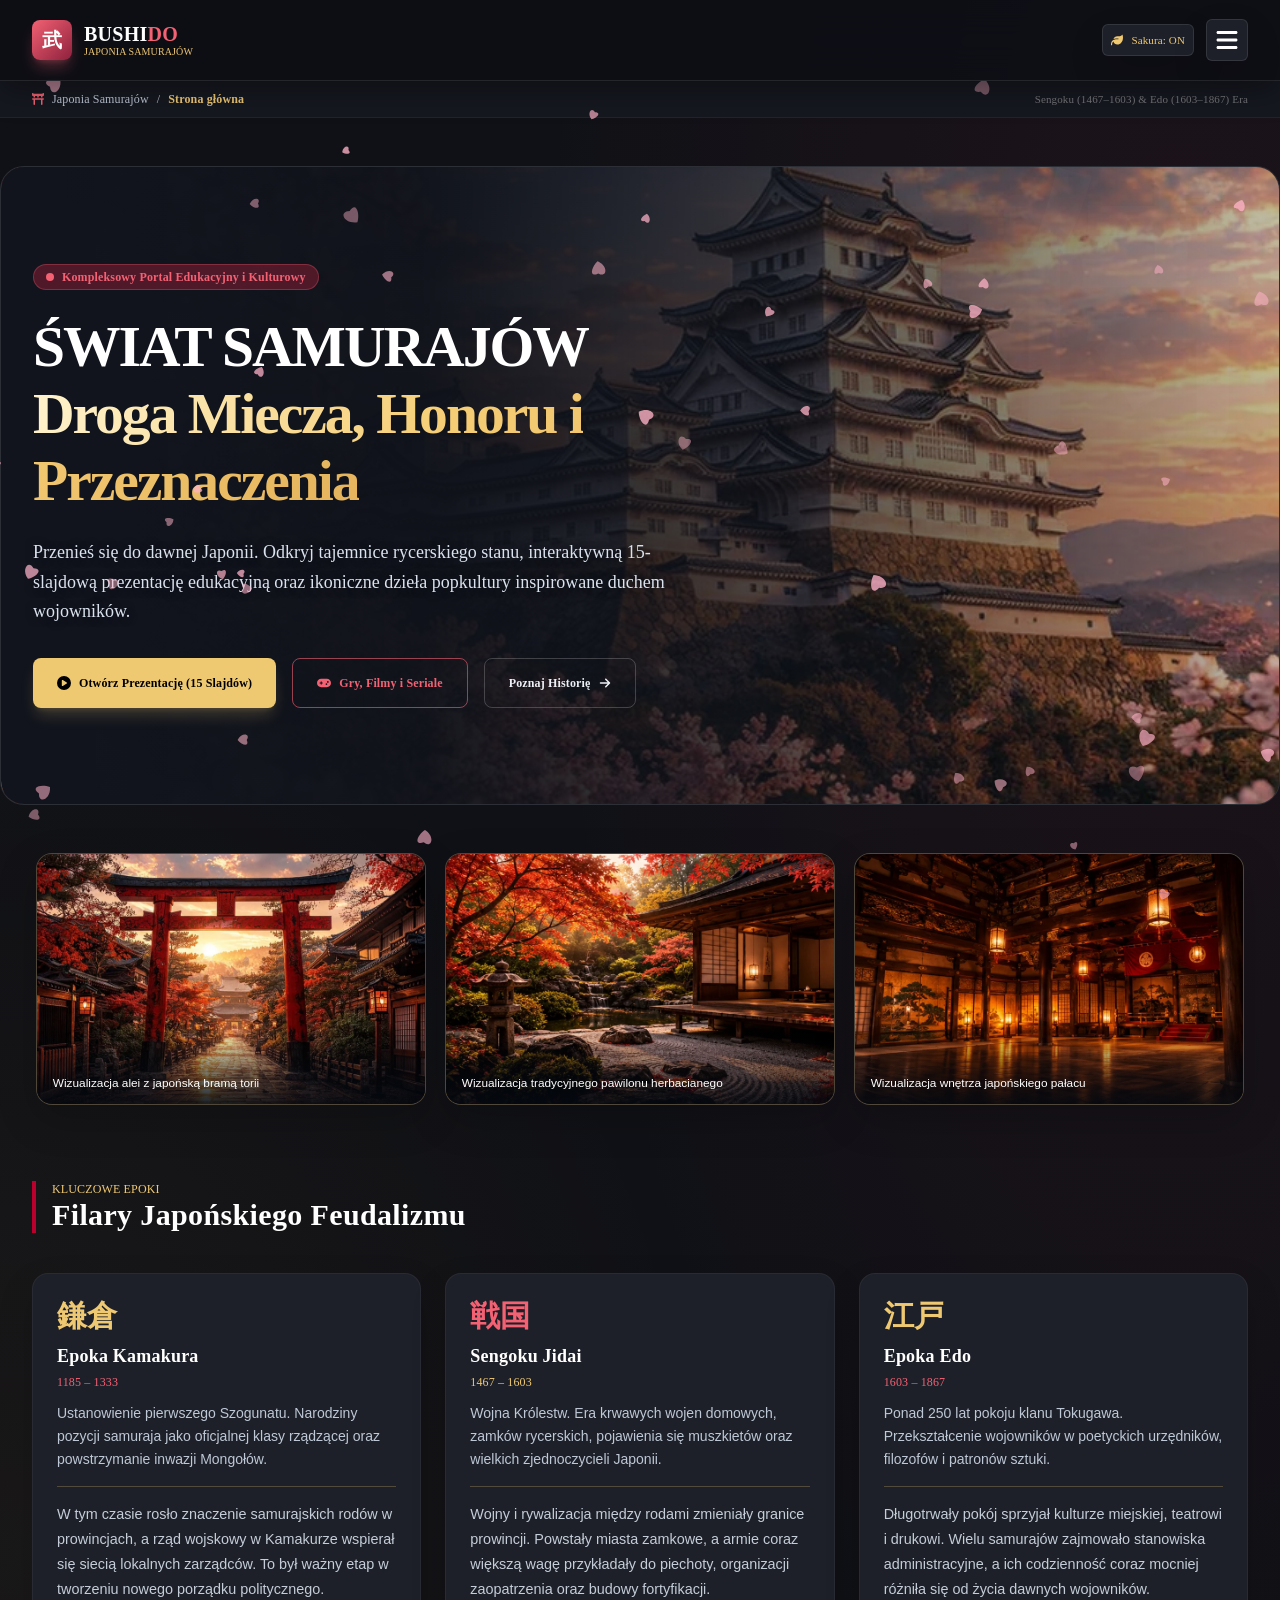
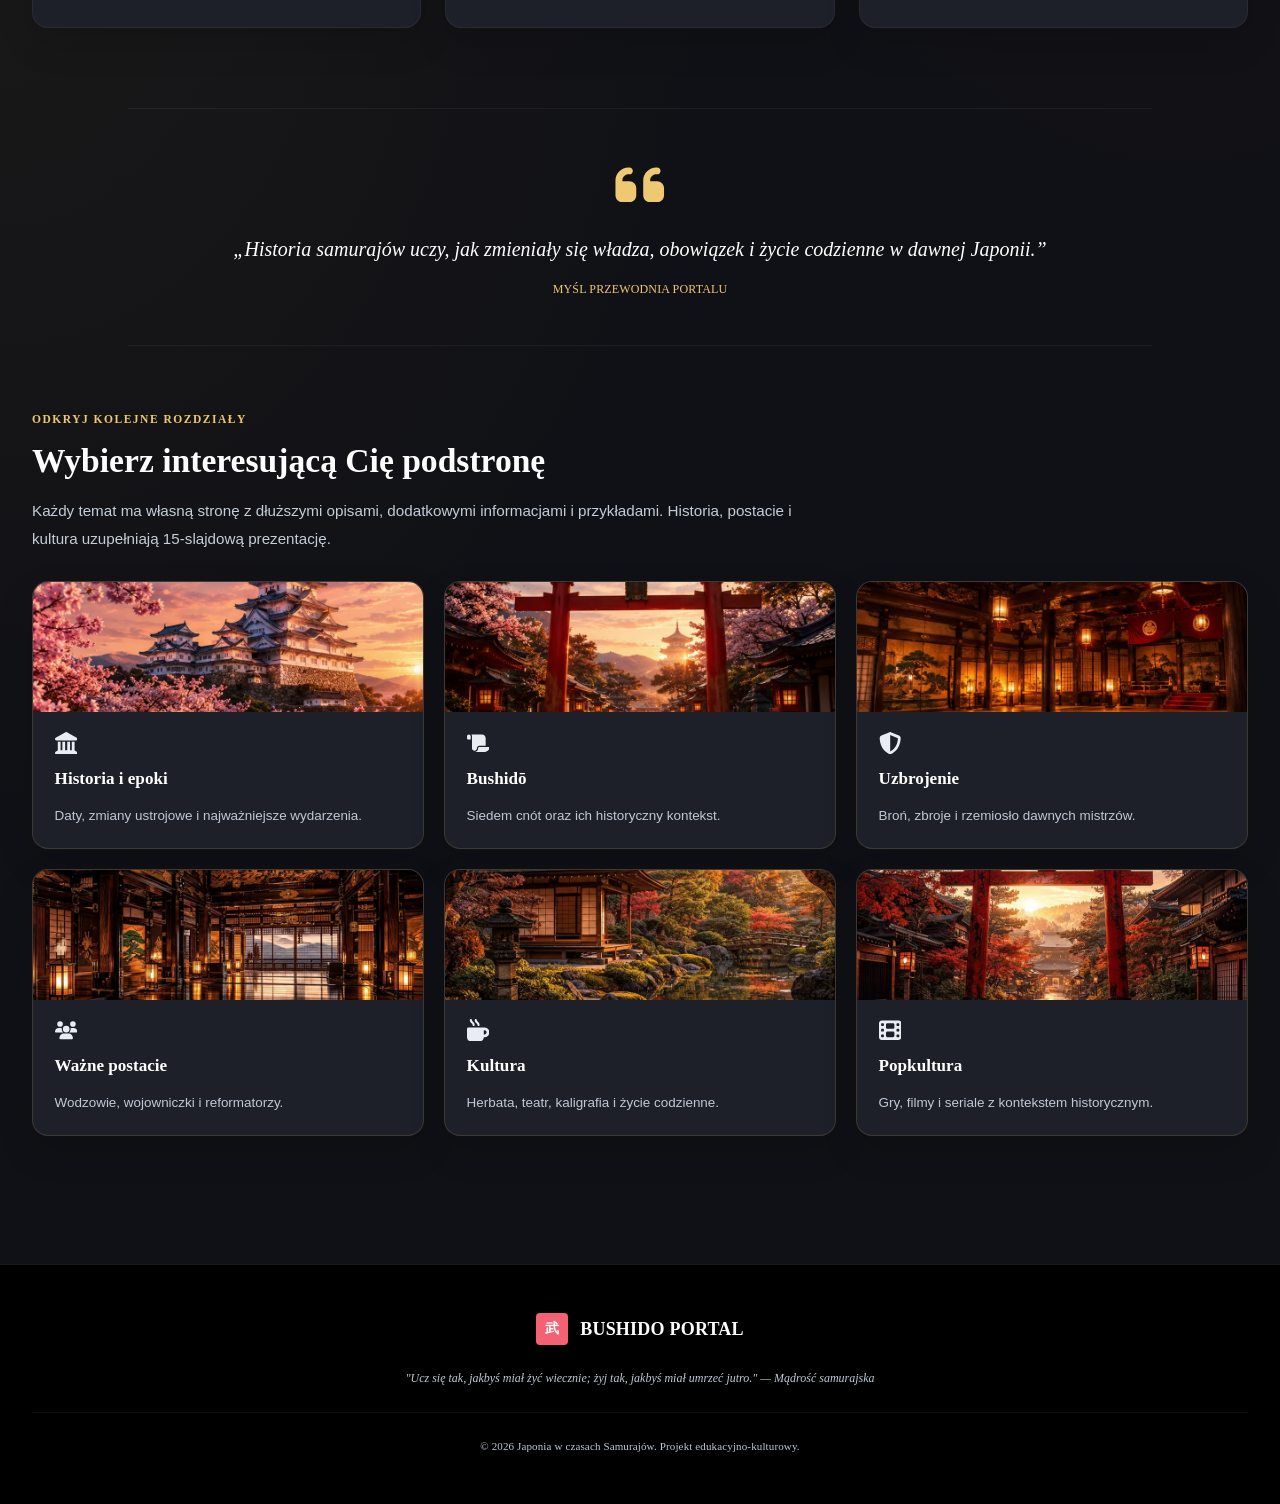
<file: index.html>
<!DOCTYPE html>

<html lang="pl"><head>
<meta charset="utf-8"/>
<meta content="width=device-width, initial-scale=1.0" name="viewport"/>
<title>Strona główna | BUSHIDO — Japonia Samurajów</title>
<!-- Tailwind CSS CDN -->
<!-- Google Fonts: Cinzel, Noto Serif JP, Inter -->
<!-- FontAwesome Icons -->
<link href="assets/tailwind-local.css" rel="stylesheet"/><link href="assets/style.css" rel="stylesheet"/><meta content="Strona główna: edukacyjna strona o historii, wojownikach i kulturze dawnej Japonii." name="description"/><meta content="#101319" name="theme-color"/></head><body class="washi-pattern antialiased selection:bg-samurai-red selection:text-white flex flex-col min-h-screen site-body"><a class="skip-link" href="#main-content">Przejdź do treści</a><canvas id="sakura-canvas"></canvas><header class="sticky top-0 z-50 bg-samurai-bg/95 backdrop-blur-md border-b border-white/10">
<div class="max-w-7xl mx-auto px-4 sm:px-6 lg:px-8 h-20 flex items-center justify-between">
<!-- Brand Logo -->
<a class="flex items-center space-x-3 group" href="index.html">
<span class="w-10 h-10 rounded-lg bg-gradient-to-br from-samurai-red to-samurai-crimson flex items-center justify-center text-white font-jp font-extrabold text-xl shadow-lg shadow-samurai-red/30 group-hover:scale-105 transition-transform">武</span>
<div>
<span class="font-cinzel text-xl font-bold tracking-widest text-white block">BUSHI<span class="text-samurai-red">DO</span></span>
<span class="text-[10px] tracking-widest text-samurai-gold uppercase block -mt-1 font-cinzel">Japonia Samurajów</span>
</div>
</a>
<!-- Desktop Links -->
<nav class="hidden xl:flex space-x-1 font-cinzel text-xs font-semibold tracking-wider desktop-nav">
<a aria-current="page" class="nav-btn px-3 py-2 rounded-md transition-all text-samurai-text hover:text-samurai-gold hover:bg-white/5 inline-flex items-center nav-current font-bold" href="index.html" id="nav-home">Główna</a>
<a class="nav-btn px-3 py-2 rounded-md transition-all text-samurai-gold border border-samurai-gold/30 hover:bg-samurai-gold/20 flex items-center gap-1.5 inline-flex items-center" href="presentation.html" id="nav-presentation"><svg aria-hidden="true" class="site-icon text-[10px]" fill="currentColor" focusable="false" height="1em" viewBox="0 0 384 512" width="1em"><path d="M73 39c-14.8-9.1-33.4-9.4-48.5-.9S0 62.6 0 80L0 432c0 17.4 9.4 33.4 24.5 41.9s33.7 8.1 48.5-.9L361 297c14.3-8.7 23-24.2 23-41s-8.7-32.2-23-41L73 39z"></path></svg> Prezentacja (15 Slajdów)</a>
<a class="nav-btn px-3 py-2 rounded-md transition-all text-samurai-text hover:text-samurai-gold hover:bg-white/5 flex items-center gap-1.5 inline-flex items-center" href="popculture.html" id="nav-popculture"><svg aria-hidden="true" class="site-icon text-[10px] text-samurai-red" fill="currentColor" focusable="false" height="1em" viewBox="0 0 512 512" width="1em"><path d="M0 96C0 60.7 28.7 32 64 32l384 0c35.3 0 64 28.7 64 64l0 320c0 35.3-28.7 64-64 64L64 480c-35.3 0-64-28.7-64-64L0 96zM48 368l0 32c0 8.8 7.2 16 16 16l32 0c8.8 0 16-7.2 16-16l0-32c0-8.8-7.2-16-16-16l-32 0c-8.8 0-16 7.2-16 16zm368-16c-8.8 0-16 7.2-16 16l0 32c0 8.8 7.2 16 16 16l32 0c8.8 0 16-7.2 16-16l0-32c0-8.8-7.2-16-16-16l-32 0zM48 240l0 32c0 8.8 7.2 16 16 16l32 0c8.8 0 16-7.2 16-16l0-32c0-8.8-7.2-16-16-16l-32 0c-8.8 0-16 7.2-16 16zm368-16c-8.8 0-16 7.2-16 16l0 32c0 8.8 7.2 16 16 16l32 0c8.8 0 16-7.2 16-16l0-32c0-8.8-7.2-16-16-16l-32 0zM48 112l0 32c0 8.8 7.2 16 16 16l32 0c8.8 0 16-7.2 16-16l0-32c0-8.8-7.2-16-16-16L64 96c-8.8 0-16 7.2-16 16zM416 96c-8.8 0-16 7.2-16 16l0 32c0 8.8 7.2 16 16 16l32 0c8.8 0 16-7.2 16-16l0-32c0-8.8-7.2-16-16-16l-32 0zM160 128l0 64c0 17.7 14.3 32 32 32l128 0c17.7 0 32-14.3 32-32l0-64c0-17.7-14.3-32-32-32L192 96c-17.7 0-32 14.3-32 32zm32 160c-17.7 0-32 14.3-32 32l0 64c0 17.7 14.3 32 32 32l128 0c17.7 0 32-14.3 32-32l0-64c0-17.7-14.3-32-32-32l-128 0z"></path></svg> Popkultura</a>
<a class="nav-btn px-3 py-2 rounded-md transition-all text-samurai-text hover:text-samurai-gold hover:bg-white/5 inline-flex items-center" href="history.html" id="nav-history">Historia &amp; Ery</a>
<a class="nav-btn px-3 py-2 rounded-md transition-all text-samurai-text hover:text-samurai-gold hover:bg-white/5 inline-flex items-center" href="bushido.html" id="nav-bushido">Kodeks Bushidō</a>
<a class="nav-btn px-3 py-2 rounded-md transition-all text-samurai-text hover:text-samurai-gold hover:bg-white/5 inline-flex items-center" href="arsenal.html" id="nav-arsenal">Uzbrojenie</a>
<a class="nav-btn px-3 py-2 rounded-md transition-all text-samurai-text hover:text-samurai-gold hover:bg-white/5 inline-flex items-center" href="warriors.html" id="nav-warriors">Postacie</a>
<a class="nav-btn px-3 py-2 rounded-md transition-all text-samurai-text hover:text-samurai-gold hover:bg-white/5 inline-flex items-center" href="culture.html" id="nav-culture">Kultura</a>
</nav>
<!-- Sakura Toggle & Mobile Menu Switcher -->
<div class="flex items-center space-x-3">
<button aria-label="Włącz lub wyłącz spadające płatki sakury" aria-pressed="true" class="p-2 rounded-md bg-samurai-card border border-white/10 text-samurai-gold hover:text-white hover:border-samurai-gold/50 transition-all text-xs flex items-center gap-2" id="toggle-sakura" title="Przełącz animację wiśni">
<svg aria-hidden="true" class="site-icon" fill="currentColor" focusable="false" height="1em" viewBox="0 0 512 512" width="1em"><path d="M272 96c-78.6 0-145.1 51.5-167.7 122.5c33.6-17 71.5-26.5 111.7-26.5l88 0c8.8 0 16 7.2 16 16s-7.2 16-16 16l-16 0-72 0s0 0 0 0c-16.6 0-32.7 1.9-48.3 5.4c-25.9 5.9-49.9 16.4-71.4 30.7c0 0 0 0 0 0C38.3 298.8 0 364.9 0 440l0 16c0 13.3 10.7 24 24 24s24-10.7 24-24l0-16c0-48.7 20.7-92.5 53.8-123.2C121.6 392.3 190.3 448 272 448l1 0c132.1-.7 239-130.9 239-291.4c0-42.6-7.5-83.1-21.1-119.6c-2.6-6.9-12.7-6.6-16.2-.1C455.9 72.1 418.7 96 376 96L272 96z"></path></svg>
<span class="hidden sm:inline text-[11px] font-cinzel">Sakura: ON</span>
</button>
<button aria-controls="mobile-menu" aria-expanded="false" aria-label="Otwórz menu" class="xl:hidden text-2xl text-white focus:outline-none p-2 rounded-md bg-samurai-card border border-white/10 menu-toggle" id="mobile-menu-btn">
<svg aria-hidden="true" class="site-icon" fill="currentColor" focusable="false" height="1em" viewBox="0 0 448 512" width="1em"><path d="M0 96C0 78.3 14.3 64 32 64l384 0c17.7 0 32 14.3 32 32s-14.3 32-32 32L32 128C14.3 128 0 113.7 0 96zM0 256c0-17.7 14.3-32 32-32l384 0c17.7 0 32 14.3 32 32s-14.3 32-32 32L32 288c-17.7 0-32-14.3-32-32zM448 416c0 17.7-14.3 32-32 32L32 448c-17.7 0-32-14.3-32-32s14.3-32 32-32l384 0c17.7 0 32 14.3 32 32z"></path></svg>
</button>
</div>
</div>
<!-- Mobile Drawer -->
<div class="hidden xl:hidden bg-samurai-card border-b border-white/10 px-6 py-4 space-y-2 font-cinzel text-sm" id="mobile-menu">
<a aria-current="page" class="block w-full text-left text-samurai-text hover:text-samurai-gold py-2 border-b border-white/5 inline-flex items-center nav-current font-bold" href="index.html">Strona Główna</a>
<a class="block w-full text-left text-samurai-gold py-2 border-b border-white/5 inline-flex items-center" href="presentation.html"><svg aria-hidden="true" class="site-icon text-xs mr-2" fill="currentColor" focusable="false" height="1em" viewBox="0 0 384 512" width="1em"><path d="M73 39c-14.8-9.1-33.4-9.4-48.5-.9S0 62.6 0 80L0 432c0 17.4 9.4 33.4 24.5 41.9s33.7 8.1 48.5-.9L361 297c14.3-8.7 23-24.2 23-41s-8.7-32.2-23-41L73 39z"></path></svg>Interaktywna Prezentacja (15 Slajdów)</a>
<a class="block w-full text-left text-samurai-red py-2 border-b border-white/5 inline-flex items-center" href="popculture.html"><svg aria-hidden="true" class="site-icon text-xs mr-2" fill="currentColor" focusable="false" height="1em" viewBox="0 0 512 512" width="1em"><path d="M0 96C0 60.7 28.7 32 64 32l384 0c35.3 0 64 28.7 64 64l0 320c0 35.3-28.7 64-64 64L64 480c-35.3 0-64-28.7-64-64L0 96zM48 368l0 32c0 8.8 7.2 16 16 16l32 0c8.8 0 16-7.2 16-16l0-32c0-8.8-7.2-16-16-16l-32 0c-8.8 0-16 7.2-16 16zm368-16c-8.8 0-16 7.2-16 16l0 32c0 8.8 7.2 16 16 16l32 0c8.8 0 16-7.2 16-16l0-32c0-8.8-7.2-16-16-16l-32 0zM48 240l0 32c0 8.8 7.2 16 16 16l32 0c8.8 0 16-7.2 16-16l0-32c0-8.8-7.2-16-16-16l-32 0c-8.8 0-16 7.2-16 16zm368-16c-8.8 0-16 7.2-16 16l0 32c0 8.8 7.2 16 16 16l32 0c8.8 0 16-7.2 16-16l0-32c0-8.8-7.2-16-16-16l-32 0zM48 112l0 32c0 8.8 7.2 16 16 16l32 0c8.8 0 16-7.2 16-16l0-32c0-8.8-7.2-16-16-16L64 96c-8.8 0-16 7.2-16 16zM416 96c-8.8 0-16 7.2-16 16l0 32c0 8.8 7.2 16 16 16l32 0c8.8 0 16-7.2 16-16l0-32c0-8.8-7.2-16-16-16l-32 0zM160 128l0 64c0 17.7 14.3 32 32 32l128 0c17.7 0 32-14.3 32-32l0-64c0-17.7-14.3-32-32-32L192 96c-17.7 0-32 14.3-32 32zm32 160c-17.7 0-32 14.3-32 32l0 64c0 17.7 14.3 32 32 32l128 0c17.7 0 32-14.3 32-32l0-64c0-17.7-14.3-32-32-32l-128 0z"></path></svg>Popkultura (Gry, Filmy, Seriale)</a>
<a class="block w-full text-left text-samurai-text hover:text-samurai-gold py-2 border-b border-white/5 inline-flex items-center" href="history.html">Historia i Ery</a>
<a class="block w-full text-left text-samurai-text hover:text-samurai-gold py-2 border-b border-white/5 inline-flex items-center" href="bushido.html">Kodeks Bushidō</a>
<a class="block w-full text-left text-samurai-text hover:text-samurai-gold py-2 border-b border-white/5 inline-flex items-center" href="arsenal.html">Broń i Uzbrojenie</a>
<a class="block w-full text-left text-samurai-text hover:text-samurai-gold py-2 border-b border-white/5 inline-flex items-center" href="warriors.html">Legendarne Postacie</a>
<a class="block w-full text-left text-samurai-text hover:text-samurai-gold py-2 inline-flex items-center" href="culture.html">Kultura i Życie</a>
</div>
</header><div class="bg-samurai-darkPaper border-b border-white/5 py-2.5 px-4 sm:px-6 lg:px-8">
<div class="max-w-7xl mx-auto flex items-center justify-between text-xs font-cinzel text-samurai-muted">
<div class="flex items-center space-x-2">
<svg aria-hidden="true" class="site-icon text-samurai-red" fill="currentColor" focusable="false" height="1em" viewBox="0 0 512 512" width="1em"><path d="M0 80c0 26.5 21.5 48 48 48l16 0 0 64 64 0 0-64 96 0 0 64 64 0 0-64 96 0 0 64 64 0 0-64 16 0c26.5 0 48-21.5 48-48l0-66.6C512 6 506 0 498.6 0c-1.7 0-3.4 .3-5 1l-49 19.6C425.7 28.1 405.5 32 385.2 32L126.8 32c-20.4 0-40.5-3.9-59.4-11.4L18.4 1c-1.6-.6-3.3-1-5-1C6 0 0 6 0 13.4L0 80zM64 288l0 192c0 17.7 14.3 32 32 32s32-14.3 32-32l0-192 256 0 0 192c0 17.7 14.3 32 32 32s32-14.3 32-32l0-192 32 0c17.7 0 32-14.3 32-32s-14.3-32-32-32L32 224c-17.7 0-32 14.3-32 32s14.3 32 32 32l32 0z"></path></svg>
<span>Japonia Samurajów</span>
<span>/</span>
<span class="text-samurai-gold font-semibold" id="breadcrumb-current">Strona główna</span>
</div>
<div class="hidden sm:block text-[11px] text-white/40" id="page-time-indicator">
                Sengoku (1467–1603) &amp; Edo (1603–1867) Era
            </div>
</div>
</div><main class="flex-grow relative" id="main-content"><section class="page-view min-h-[80vh] py-12 active-view" id="view-home">
<!-- Hero Banner -->
<div class="relative max-w-7xl mx-auto px-4 sm:px-6 lg:px-8 py-16 lg:py-24 overflow-hidden rounded-3xl bg-gradient-to-b from-samurai-card via-samurai-bg to-samurai-card border border-white/10 mb-16 hero-billboard"><div aria-hidden="true" class="hero-image-layer"></div>
<div class="kanji-watermark top-0 right-0 text-[180px] sm:text-[300px]">侍</div>
<div class="relative z-10 max-w-3xl">
<div class="inline-flex items-center space-x-2 px-3 py-1 rounded-full bg-samurai-red/10 border border-samurai-red/30 text-samurai-red text-xs font-cinzel font-semibold mb-6">
<span class="w-2 h-2 rounded-full bg-samurai-red animate-ping"></span>
<span>Kompleksowy Portal Edukacyjny i Kulturowy</span>
</div>
<h1 class="font-cinzel text-4xl sm:text-6xl font-black text-white tracking-tight leading-tight mb-6 hero-heading">
                        ŚWIAT SAMURAJÓW<br/>
<span class="gold-gradient-text">Droga Miecza, Honoru i Przeznaczenia</span>
</h1>
<p class="font-jp text-base sm:text-lg text-samurai-muted mb-8 leading-relaxed">
                        Przenieś się do dawnej Japonii. Odkryj tajemnice rycerskiego stanu, interaktywną 15-slajdową prezentację edukacyjną oraz ikoniczne dzieła popkultury inspirowane duchem wojowników.
                    </p>
<div class="flex flex-wrap gap-4 font-cinzel text-xs font-bold tracking-wider">
<a class="px-6 py-4 rounded-lg bg-samurai-gold text-black hover:bg-samurai-goldLight transition-all shadow-lg shadow-samurai-gold/20 flex items-center space-x-2" href="presentation.html">
<svg aria-hidden="true" class="site-icon text-sm" fill="currentColor" focusable="false" height="1em" viewBox="0 0 512 512" width="1em"><path d="M0 256a256 256 0 1 1 512 0A256 256 0 1 1 0 256zM188.3 147.1c-7.6 4.2-12.3 12.3-12.3 20.9l0 176c0 8.7 4.7 16.7 12.3 20.9s16.8 4.1 24.3-.5l144-88c7.1-4.4 11.5-12.1 11.5-20.5s-4.4-16.1-11.5-20.5l-144-88c-7.4-4.5-16.7-4.7-24.3-.5z"></path></svg>
<span>Otwórz Prezentację (15 Slajdów)</span>
</a>
<a class="px-6 py-4 rounded-lg border border-samurai-red/60 text-samurai-red hover:bg-samurai-red/10 transition-all flex items-center space-x-2" href="popculture.html">
<svg aria-hidden="true" class="site-icon text-sm" fill="currentColor" focusable="false" height="1em" viewBox="0 0 640 512" width="1em"><path d="M192 64C86 64 0 150 0 256S86 448 192 448l256 0c106 0 192-86 192-192s-86-192-192-192L192 64zM496 168a40 40 0 1 1 0 80 40 40 0 1 1 0-80zM392 304a40 40 0 1 1 80 0 40 40 0 1 1 -80 0zM168 200c0-13.3 10.7-24 24-24s24 10.7 24 24l0 32 32 0c13.3 0 24 10.7 24 24s-10.7 24-24 24l-32 0 0 32c0 13.3-10.7 24-24 24s-24-10.7-24-24l0-32-32 0c-13.3 0-24-10.7-24-24s10.7-24 24-24l32 0 0-32z"></path></svg>
<span>Gry, Filmy i Seriale</span>
</a>
<a class="px-6 py-4 rounded-lg border border-white/20 text-samurai-text hover:bg-white/5 transition-all flex items-center space-x-2" href="history.html">
<span>Poznaj Historię</span>
<svg aria-hidden="true" class="site-icon" fill="currentColor" focusable="false" height="1em" viewBox="0 0 448 512" width="1em"><path d="M438.6 278.6c12.5-12.5 12.5-32.8 0-45.3l-160-160c-12.5-12.5-32.8-12.5-45.3 0s-12.5 32.8 0 45.3L338.8 224 32 224c-17.7 0-32 14.3-32 32s14.3 32 32 32l306.7 0L233.4 393.4c-12.5 12.5-12.5 32.8 0 45.3s32.8 12.5 45.3 0l160-160z"></path></svg>
</a>
</div>
</div>
</div><div class="home-photo-gallery"><figure class="gallery-photo reveal-on-scroll"><img alt="Wizualizacja alei z japońską bramą torii" decoding="async" loading="lazy" src="assets/images/brama-torii.webp"/><figcaption>Wizualizacja alei z japońską bramą torii</figcaption></figure><figure class="gallery-photo reveal-on-scroll"><img alt="Wizualizacja tradycyjnego pawilonu herbacianego" decoding="async" loading="lazy" src="assets/images/herbaciarnia.webp"/><figcaption>Wizualizacja tradycyjnego pawilonu herbacianego</figcaption></figure><figure class="gallery-photo reveal-on-scroll"><img alt="Wizualizacja wnętrza japońskiego pałacu" decoding="async" loading="lazy" src="assets/images/wnetrze-palacu.webp"/><figcaption>Wizualizacja wnętrza japońskiego pałacu</figcaption></figure></div>
<!-- Podsumowanie Najważniejszych Er -->
<div class="max-w-7xl mx-auto px-4 sm:px-6 lg:px-8 mb-20">
<div class="crimson-left-border pl-4 mb-10">
<span class="text-samurai-gold font-cinzel text-xs uppercase tracking-widest block">Kluczowe Epoki</span>
<h2 class="font-cinzel text-2xl sm:text-3xl font-bold text-white">Filary Japońskiego Feudalizmu</h2>
</div>
<div class="grid grid-cols-1 md:grid-cols-3 gap-6">
<div class="bg-samurai-card p-6 rounded-2xl border border-white/5 hover:border-samurai-gold/40 hover-glow cursor-pointer" onclick="navigateTo('history')" onkeydown="if(event.key==='Enter')this.click()" role="link" tabindex="0">
<div class="text-samurai-gold font-jp text-3xl font-bold mb-2">鎌倉</div>
<h3 class="font-cinzel text-lg font-bold text-white mb-1">Epoka Kamakura</h3>
<span class="text-xs text-samurai-red font-cinzel block mb-3">1185 – 1333</span>
<p class="text-samurai-muted text-sm leading-relaxed">
                            Ustanowienie pierwszego Szogunatu. Narodziny pozycji samuraja jako oficjalnej klasy rządzącej oraz powstrzymanie inwazji Mongołów.
                        </p><p class="extended-description">W tym czasie rosło znaczenie samurajskich rodów w prowincjach, a rząd wojskowy w Kamakurze wspierał się siecią lokalnych zarządców. To był ważny etap w tworzeniu nowego porządku politycznego.</p>
</div>
<div class="bg-samurai-card p-6 rounded-2xl border border-white/5 hover:border-samurai-red/40 hover-glow cursor-pointer" onclick="navigateTo('history')" onkeydown="if(event.key==='Enter')this.click()" role="link" tabindex="0">
<div class="text-samurai-red font-jp text-3xl font-bold mb-2">戦国</div>
<h3 class="font-cinzel text-lg font-bold text-white mb-1">Sengoku Jidai</h3>
<span class="text-xs text-samurai-gold font-cinzel block mb-3">1467 – 1603</span>
<p class="text-samurai-muted text-sm leading-relaxed">
                            Wojna Królestw. Era krwawych wojen domowych, zamków rycerskich, pojawienia się muszkietów oraz wielkich zjednoczycieli Japonii.
                        </p><p class="extended-description">Wojny i rywalizacja między rodami zmieniały granice prowincji. Powstały miasta zamkowe, a armie coraz większą wagę przykładały do piechoty, organizacji zaopatrzenia oraz budowy fortyfikacji.</p>
</div>
<div class="bg-samurai-card p-6 rounded-2xl border border-white/5 hover:border-samurai-gold/40 hover-glow cursor-pointer" onclick="navigateTo('history')" onkeydown="if(event.key==='Enter')this.click()" role="link" tabindex="0">
<div class="text-samurai-gold font-jp text-3xl font-bold mb-2">江戸</div>
<h3 class="font-cinzel text-lg font-bold text-white mb-1">Epoka Edo</h3>
<span class="text-xs text-samurai-red font-cinzel block mb-3">1603 – 1867</span>
<p class="text-samurai-muted text-sm leading-relaxed">
                            Ponad 250 lat pokoju klanu Tokugawa. Przekształcenie wojowników w poetyckich urzędników, filozofów i patronów sztuki.
                        </p><p class="extended-description">Długotrwały pokój sprzyjał kulturze miejskiej, teatrowi i drukowi. Wielu samurajów zajmowało stanowiska administracyjne, a ich codzienność coraz mocniej różniła się od życia dawnych wojowników.</p>
</div>
</div>
</div>
<!-- Cytat Mądrościowe -->
<div class="max-w-5xl mx-auto px-4 sm:px-6 lg:px-8 text-center py-12 border-y border-white/5">
<svg aria-hidden="true" class="site-icon text-3xl text-samurai-gold mb-4 block" fill="currentColor" focusable="false" height="1em" viewBox="0 0 448 512" width="1em"><path d="M0 216C0 149.7 53.7 96 120 96l8 0c17.7 0 32 14.3 32 32s-14.3 32-32 32l-8 0c-30.9 0-56 25.1-56 56l0 8 64 0c35.3 0 64 28.7 64 64l0 64c0 35.3-28.7 64-64 64l-64 0c-35.3 0-64-28.7-64-64l0-32 0-32 0-72zm256 0c0-66.3 53.7-120 120-120l8 0c17.7 0 32 14.3 32 32s-14.3 32-32 32l-8 0c-30.9 0-56 25.1-56 56l0 8 64 0c35.3 0 64 28.7 64 64l0 64c0 35.3-28.7 64-64 64l-64 0c-35.3 0-64-28.7-64-64l0-32 0-32 0-72z"></path></svg>
<blockquote class="font-jp text-lg sm:text-xl text-white italic mb-4 leading-relaxed">„Historia samurajów uczy, jak zmieniały się władza, obowiązek i życie codzienne w dawnej Japonii.”</blockquote>
<p class="font-cinzel text-xs tracking-widest text-samurai-gold uppercase">Myśl przewodnia portalu</p>
</div>
<div class="max-w-7xl mx-auto px-4 sm:px-6 lg:px-8 mt-16 mb-16">
<div class="section-kicker">Odkryj kolejne rozdziały</div><h2 class="section-heading">Wybierz interesującą Cię podstronę</h2>
<p class="section-intro">Każdy temat ma własną stronę z dłuższymi opisami, dodatkowymi informacjami i przykładami. Historia, postacie i kultura uzupełniają 15-slajdową prezentację.</p>
<div class="grid grid-cols-1 md:grid-cols-2 lg:grid-cols-3 gap-5 mt-7">
<a class="nav-tile reveal-on-scroll" href="history.html"><img alt="" class="nav-tile-photo" decoding="async" loading="lazy" src="assets/images/zamek-sakura.webp"/><svg aria-hidden="true" class="site-icon" fill="currentColor" focusable="false" height="1em" viewBox="0 0 512 512" width="1em"><path d="M240.1 4.2c9.8-5.6 21.9-5.6 31.8 0l171.8 98.1L448 104l0 .9 47.9 27.4c12.6 7.2 18.8 22 15.1 36s-16.4 23.8-30.9 23.8L32 192c-14.5 0-27.2-9.8-30.9-23.8s2.5-28.8 15.1-36L64 104.9l0-.9 4.4-1.6L240.1 4.2zM64 224l64 0 0 192 40 0 0-192 64 0 0 192 48 0 0-192 64 0 0 192 40 0 0-192 64 0 0 196.3c.6 .3 1.2 .7 1.8 1.1l48 32c11.7 7.8 17 22.4 12.9 35.9S494.1 512 480 512L32 512c-14.1 0-26.5-9.2-30.6-22.7s1.1-28.1 12.9-35.9l48-32c.6-.4 1.2-.7 1.8-1.1L64 224z"></path></svg><strong>Historia i epoki</strong><span>Daty, zmiany ustrojowe i najważniejsze wydarzenia.</span></a>
<a class="nav-tile reveal-on-scroll" href="bushido.html"><img alt="" class="nav-tile-photo" decoding="async" loading="lazy" src="assets/images/swiatynia.webp"/><svg aria-hidden="true" class="site-icon" fill="currentColor" focusable="false" height="1em" viewBox="0 0 576 512" width="1em"><path d="M0 80l0 48c0 17.7 14.3 32 32 32l16 0 48 0 0-80c0-26.5-21.5-48-48-48S0 53.5 0 80zM112 32c10 13.4 16 30 16 48l0 304c0 35.3 28.7 64 64 64s64-28.7 64-64l0-5.3c0-32.4 26.3-58.7 58.7-58.7L480 320l0-192c0-53-43-96-96-96L112 32zM464 480c61.9 0 112-50.1 112-112c0-8.8-7.2-16-16-16l-245.3 0c-14.7 0-26.7 11.9-26.7 26.7l0 5.3c0 53-43 96-96 96l176 0 96 0z"></path></svg><strong>Bushidō</strong><span>Siedem cnót oraz ich historyczny kontekst.</span></a>
<a class="nav-tile reveal-on-scroll" href="arsenal.html"><img alt="" class="nav-tile-photo" decoding="async" loading="lazy" src="assets/images/wnetrze-palacu.webp"/><svg aria-hidden="true" class="site-icon" fill="currentColor" focusable="false" height="1em" viewBox="0 0 512 512" width="1em"><path d="M256 0c4.6 0 9.2 1 13.4 2.9L457.7 82.8c22 9.3 38.4 31 38.3 57.2c-.5 99.2-41.3 280.7-213.6 363.2c-16.7 8-36.1 8-52.8 0C57.3 420.7 16.5 239.2 16 140c-.1-26.2 16.3-47.9 38.3-57.2L242.7 2.9C246.8 1 251.4 0 256 0zm0 66.8l0 378.1C394 378 431.1 230.1 432 141.4L256 66.8s0 0 0 0z"></path></svg><strong>Uzbrojenie</strong><span>Broń, zbroje i rzemiosło dawnych mistrzów.</span></a>
<a class="nav-tile reveal-on-scroll" href="warriors.html"><img alt="" class="nav-tile-photo" decoding="async" loading="lazy" src="assets/images/palac-edo.webp"/><svg aria-hidden="true" class="site-icon" fill="currentColor" focusable="false" height="1em" viewBox="0 0 640 512" width="1em"><path d="M144 0a80 80 0 1 1 0 160A80 80 0 1 1 144 0zM512 0a80 80 0 1 1 0 160A80 80 0 1 1 512 0zM0 298.7C0 239.8 47.8 192 106.7 192l42.7 0c15.9 0 31 3.5 44.6 9.7c-1.3 7.2-1.9 14.7-1.9 22.3c0 38.2 16.8 72.5 43.3 96c-.2 0-.4 0-.7 0L21.3 320C9.6 320 0 310.4 0 298.7zM405.3 320c-.2 0-.4 0-.7 0c26.6-23.5 43.3-57.8 43.3-96c0-7.6-.7-15-1.9-22.3c13.6-6.3 28.7-9.7 44.6-9.7l42.7 0C592.2 192 640 239.8 640 298.7c0 11.8-9.6 21.3-21.3 21.3l-213.3 0zM224 224a96 96 0 1 1 192 0 96 96 0 1 1 -192 0zM128 485.3C128 411.7 187.7 352 261.3 352l117.3 0C452.3 352 512 411.7 512 485.3c0 14.7-11.9 26.7-26.7 26.7l-330.7 0c-14.7 0-26.7-11.9-26.7-26.7z"></path></svg><strong>Ważne postacie</strong><span>Wodzowie, wojowniczki i reformatorzy.</span></a>
<a class="nav-tile reveal-on-scroll" href="culture.html"><img alt="" class="nav-tile-photo" decoding="async" loading="lazy" src="assets/images/ogrod-zen.webp"/><svg aria-hidden="true" class="site-icon" fill="currentColor" focusable="false" height="1em" viewBox="0 0 512 512" width="1em"><path d="M88 0C74.7 0 64 10.7 64 24c0 38.9 23.4 59.4 39.1 73.1l1.1 1C120.5 112.3 128 119.9 128 136c0 13.3 10.7 24 24 24s24-10.7 24-24c0-38.9-23.4-59.4-39.1-73.1l-1.1-1C119.5 47.7 112 40.1 112 24c0-13.3-10.7-24-24-24zM32 192c-17.7 0-32 14.3-32 32L0 416c0 53 43 96 96 96l192 0c53 0 96-43 96-96l16 0c61.9 0 112-50.1 112-112s-50.1-112-112-112l-48 0L32 192zm352 64l16 0c26.5 0 48 21.5 48 48s-21.5 48-48 48l-16 0 0-96zM224 24c0-13.3-10.7-24-24-24s-24 10.7-24 24c0 38.9 23.4 59.4 39.1 73.1l1.1 1C232.5 112.3 240 119.9 240 136c0 13.3 10.7 24 24 24s24-10.7 24-24c0-38.9-23.4-59.4-39.1-73.1l-1.1-1C231.5 47.7 224 40.1 224 24z"></path></svg><strong>Kultura</strong><span>Herbata, teatr, kaligrafia i życie codzienne.</span></a>
<a class="nav-tile reveal-on-scroll" href="popculture.html"><img alt="" class="nav-tile-photo" decoding="async" loading="lazy" src="assets/images/brama-torii.webp"/><svg aria-hidden="true" class="site-icon" fill="currentColor" focusable="false" height="1em" viewBox="0 0 512 512" width="1em"><path d="M0 96C0 60.7 28.7 32 64 32l384 0c35.3 0 64 28.7 64 64l0 320c0 35.3-28.7 64-64 64L64 480c-35.3 0-64-28.7-64-64L0 96zM48 368l0 32c0 8.8 7.2 16 16 16l32 0c8.8 0 16-7.2 16-16l0-32c0-8.8-7.2-16-16-16l-32 0c-8.8 0-16 7.2-16 16zm368-16c-8.8 0-16 7.2-16 16l0 32c0 8.8 7.2 16 16 16l32 0c8.8 0 16-7.2 16-16l0-32c0-8.8-7.2-16-16-16l-32 0zM48 240l0 32c0 8.8 7.2 16 16 16l32 0c8.8 0 16-7.2 16-16l0-32c0-8.8-7.2-16-16-16l-32 0c-8.8 0-16 7.2-16 16zm368-16c-8.8 0-16 7.2-16 16l0 32c0 8.8 7.2 16 16 16l32 0c8.8 0 16-7.2 16-16l0-32c0-8.8-7.2-16-16-16l-32 0zM48 112l0 32c0 8.8 7.2 16 16 16l32 0c8.8 0 16-7.2 16-16l0-32c0-8.8-7.2-16-16-16L64 96c-8.8 0-16 7.2-16 16zM416 96c-8.8 0-16 7.2-16 16l0 32c0 8.8 7.2 16 16 16l32 0c8.8 0 16-7.2 16-16l0-32c0-8.8-7.2-16-16-16l-32 0zM160 128l0 64c0 17.7 14.3 32 32 32l128 0c17.7 0 32-14.3 32-32l0-64c0-17.7-14.3-32-32-32L192 96c-17.7 0-32 14.3-32 32zm32 160c-17.7 0-32 14.3-32 32l0 64c0 17.7 14.3 32 32 32l128 0c17.7 0 32-14.3 32-32l0-64c0-17.7-14.3-32-32-32l-128 0z"></path></svg><strong>Popkultura</strong><span>Gry, filmy i seriale z kontekstem historycznym.</span></a>
</div></div></section></main><footer class="bg-black border-t border-white/10 py-12 mt-auto">
<div class="max-w-7xl mx-auto px-4 sm:px-6 lg:px-8 text-center space-y-6">
<div class="flex justify-center items-center space-x-3">
<span class="w-8 h-8 rounded bg-samurai-red flex items-center justify-center text-white font-jp font-bold text-sm">武</span>
<span class="font-cinzel text-lg font-bold tracking-widest text-white">BUSHIDO PORTAL</span>
</div>
<p class="font-jp text-xs text-samurai-muted max-w-2xl mx-auto italic leading-relaxed">
                "Ucz się tak, jakbyś miał żyć wiecznie; żyj tak, jakbyś miał umrzeć jutro." — Mądrość samurajska
            </p>
<div class="text-[11px] font-cinzel text-samurai-muted pt-6 border-t border-white/5">
                © 2026 Japonia w czasach Samurajów. Projekt edukacyjno-kulturowy.
            </div>
</div>
</footer><script defer="True" src="assets/app.js"></script><button aria-label="Wróć na początek strony" class="back-to-top" id="back-to-top" title="Wróć na górę" type="button">↑</button><div aria-hidden="true" id="scroll-progress"></div></body></html>
</file>
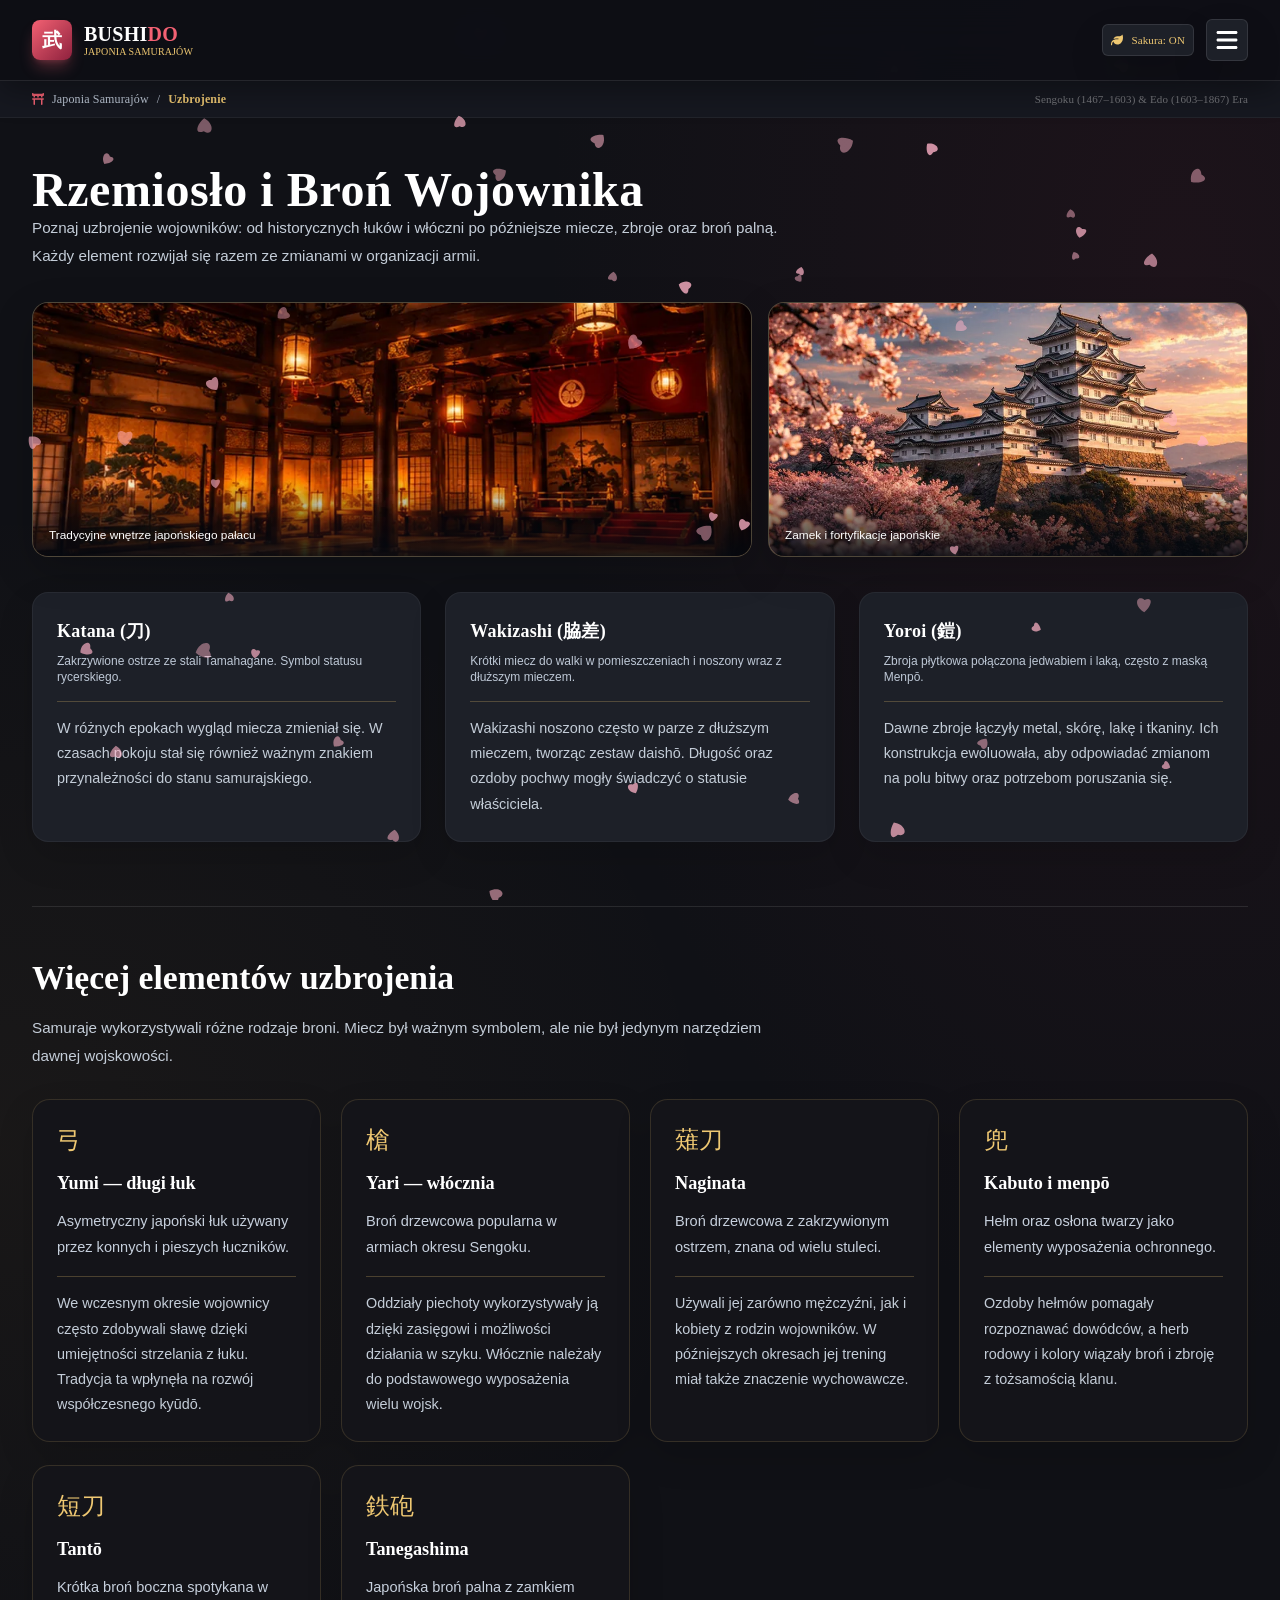
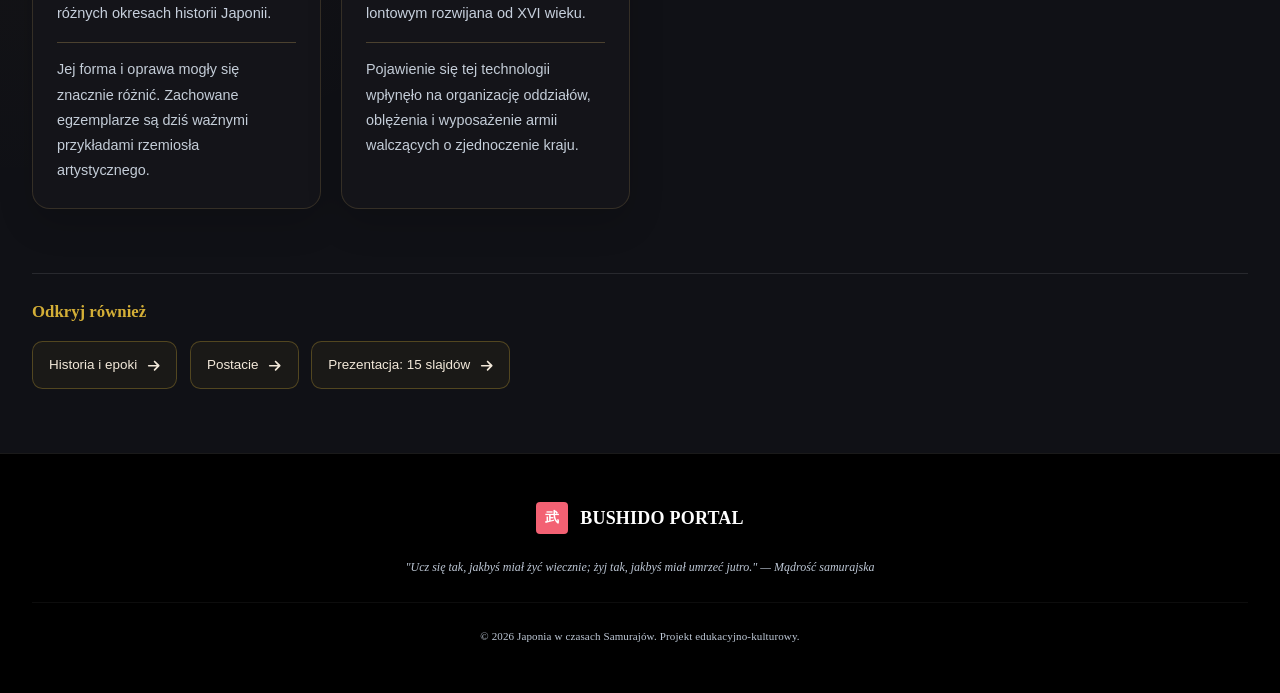
<file: arsenal.html>
<!DOCTYPE html>

<html lang="pl"><head>
<meta charset="utf-8"/>
<meta content="width=device-width, initial-scale=1.0" name="viewport"/>
<title>Uzbrojenie | BUSHIDO — Japonia Samurajów</title>
<!-- Tailwind CSS CDN -->
<!-- Google Fonts: Cinzel, Noto Serif JP, Inter -->
<!-- FontAwesome Icons -->
<link href="assets/tailwind-local.css" rel="stylesheet"/><link href="assets/style.css" rel="stylesheet"/><meta content="Uzbrojenie: edukacyjna strona o historii, wojownikach i kulturze dawnej Japonii." name="description"/><meta content="#101319" name="theme-color"/></head><body class="washi-pattern antialiased selection:bg-samurai-red selection:text-white flex flex-col min-h-screen site-body"><a class="skip-link" href="#main-content">Przejdź do treści</a><canvas id="sakura-canvas"></canvas><header class="sticky top-0 z-50 bg-samurai-bg/95 backdrop-blur-md border-b border-white/10">
<div class="max-w-7xl mx-auto px-4 sm:px-6 lg:px-8 h-20 flex items-center justify-between">
<!-- Brand Logo -->
<a class="flex items-center space-x-3 group" href="index.html">
<span class="w-10 h-10 rounded-lg bg-gradient-to-br from-samurai-red to-samurai-crimson flex items-center justify-center text-white font-jp font-extrabold text-xl shadow-lg shadow-samurai-red/30 group-hover:scale-105 transition-transform">武</span>
<div>
<span class="font-cinzel text-xl font-bold tracking-widest text-white block">BUSHI<span class="text-samurai-red">DO</span></span>
<span class="text-[10px] tracking-widest text-samurai-gold uppercase block -mt-1 font-cinzel">Japonia Samurajów</span>
</div>
</a>
<!-- Desktop Links -->
<nav class="hidden xl:flex space-x-1 font-cinzel text-xs font-semibold tracking-wider desktop-nav">
<a class="nav-btn px-3 py-2 rounded-md transition-all text-samurai-text hover:text-samurai-gold hover:bg-white/5 inline-flex items-center" href="index.html" id="nav-home">Główna</a>
<a class="nav-btn px-3 py-2 rounded-md transition-all text-samurai-gold border border-samurai-gold/30 hover:bg-samurai-gold/20 flex items-center gap-1.5 inline-flex items-center" href="presentation.html" id="nav-presentation"><svg aria-hidden="true" class="site-icon text-[10px]" fill="currentColor" focusable="false" height="1em" viewBox="0 0 384 512" width="1em"><path d="M73 39c-14.8-9.1-33.4-9.4-48.5-.9S0 62.6 0 80L0 432c0 17.4 9.4 33.4 24.5 41.9s33.7 8.1 48.5-.9L361 297c14.3-8.7 23-24.2 23-41s-8.7-32.2-23-41L73 39z"></path></svg> Prezentacja (15 Slajdów)</a>
<a class="nav-btn px-3 py-2 rounded-md transition-all text-samurai-text hover:text-samurai-gold hover:bg-white/5 flex items-center gap-1.5 inline-flex items-center" href="popculture.html" id="nav-popculture"><svg aria-hidden="true" class="site-icon text-[10px] text-samurai-red" fill="currentColor" focusable="false" height="1em" viewBox="0 0 512 512" width="1em"><path d="M0 96C0 60.7 28.7 32 64 32l384 0c35.3 0 64 28.7 64 64l0 320c0 35.3-28.7 64-64 64L64 480c-35.3 0-64-28.7-64-64L0 96zM48 368l0 32c0 8.8 7.2 16 16 16l32 0c8.8 0 16-7.2 16-16l0-32c0-8.8-7.2-16-16-16l-32 0c-8.8 0-16 7.2-16 16zm368-16c-8.8 0-16 7.2-16 16l0 32c0 8.8 7.2 16 16 16l32 0c8.8 0 16-7.2 16-16l0-32c0-8.8-7.2-16-16-16l-32 0zM48 240l0 32c0 8.8 7.2 16 16 16l32 0c8.8 0 16-7.2 16-16l0-32c0-8.8-7.2-16-16-16l-32 0c-8.8 0-16 7.2-16 16zm368-16c-8.8 0-16 7.2-16 16l0 32c0 8.8 7.2 16 16 16l32 0c8.8 0 16-7.2 16-16l0-32c0-8.8-7.2-16-16-16l-32 0zM48 112l0 32c0 8.8 7.2 16 16 16l32 0c8.8 0 16-7.2 16-16l0-32c0-8.8-7.2-16-16-16L64 96c-8.8 0-16 7.2-16 16zM416 96c-8.8 0-16 7.2-16 16l0 32c0 8.8 7.2 16 16 16l32 0c8.8 0 16-7.2 16-16l0-32c0-8.8-7.2-16-16-16l-32 0zM160 128l0 64c0 17.7 14.3 32 32 32l128 0c17.7 0 32-14.3 32-32l0-64c0-17.7-14.3-32-32-32L192 96c-17.7 0-32 14.3-32 32zm32 160c-17.7 0-32 14.3-32 32l0 64c0 17.7 14.3 32 32 32l128 0c17.7 0 32-14.3 32-32l0-64c0-17.7-14.3-32-32-32l-128 0z"></path></svg> Popkultura</a>
<a class="nav-btn px-3 py-2 rounded-md transition-all text-samurai-text hover:text-samurai-gold hover:bg-white/5 inline-flex items-center" href="history.html" id="nav-history">Historia &amp; Ery</a>
<a class="nav-btn px-3 py-2 rounded-md transition-all text-samurai-text hover:text-samurai-gold hover:bg-white/5 inline-flex items-center" href="bushido.html" id="nav-bushido">Kodeks Bushidō</a>
<a aria-current="page" class="nav-btn px-3 py-2 rounded-md transition-all text-samurai-text hover:text-samurai-gold hover:bg-white/5 inline-flex items-center nav-current font-bold" href="arsenal.html" id="nav-arsenal">Uzbrojenie</a>
<a class="nav-btn px-3 py-2 rounded-md transition-all text-samurai-text hover:text-samurai-gold hover:bg-white/5 inline-flex items-center" href="warriors.html" id="nav-warriors">Postacie</a>
<a class="nav-btn px-3 py-2 rounded-md transition-all text-samurai-text hover:text-samurai-gold hover:bg-white/5 inline-flex items-center" href="culture.html" id="nav-culture">Kultura</a>
</nav>
<!-- Sakura Toggle & Mobile Menu Switcher -->
<div class="flex items-center space-x-3">
<button aria-label="Włącz lub wyłącz spadające płatki sakury" aria-pressed="true" class="p-2 rounded-md bg-samurai-card border border-white/10 text-samurai-gold hover:text-white hover:border-samurai-gold/50 transition-all text-xs flex items-center gap-2" id="toggle-sakura" title="Przełącz animację wiśni">
<svg aria-hidden="true" class="site-icon" fill="currentColor" focusable="false" height="1em" viewBox="0 0 512 512" width="1em"><path d="M272 96c-78.6 0-145.1 51.5-167.7 122.5c33.6-17 71.5-26.5 111.7-26.5l88 0c8.8 0 16 7.2 16 16s-7.2 16-16 16l-16 0-72 0s0 0 0 0c-16.6 0-32.7 1.9-48.3 5.4c-25.9 5.9-49.9 16.4-71.4 30.7c0 0 0 0 0 0C38.3 298.8 0 364.9 0 440l0 16c0 13.3 10.7 24 24 24s24-10.7 24-24l0-16c0-48.7 20.7-92.5 53.8-123.2C121.6 392.3 190.3 448 272 448l1 0c132.1-.7 239-130.9 239-291.4c0-42.6-7.5-83.1-21.1-119.6c-2.6-6.9-12.7-6.6-16.2-.1C455.9 72.1 418.7 96 376 96L272 96z"></path></svg>
<span class="hidden sm:inline text-[11px] font-cinzel">Sakura: ON</span>
</button>
<button aria-controls="mobile-menu" aria-expanded="false" aria-label="Otwórz menu" class="xl:hidden text-2xl text-white focus:outline-none p-2 rounded-md bg-samurai-card border border-white/10 menu-toggle" id="mobile-menu-btn">
<svg aria-hidden="true" class="site-icon" fill="currentColor" focusable="false" height="1em" viewBox="0 0 448 512" width="1em"><path d="M0 96C0 78.3 14.3 64 32 64l384 0c17.7 0 32 14.3 32 32s-14.3 32-32 32L32 128C14.3 128 0 113.7 0 96zM0 256c0-17.7 14.3-32 32-32l384 0c17.7 0 32 14.3 32 32s-14.3 32-32 32L32 288c-17.7 0-32-14.3-32-32zM448 416c0 17.7-14.3 32-32 32L32 448c-17.7 0-32-14.3-32-32s14.3-32 32-32l384 0c17.7 0 32 14.3 32 32z"></path></svg>
</button>
</div>
</div>
<!-- Mobile Drawer -->
<div class="hidden xl:hidden bg-samurai-card border-b border-white/10 px-6 py-4 space-y-2 font-cinzel text-sm" id="mobile-menu">
<a class="block w-full text-left text-samurai-text hover:text-samurai-gold py-2 border-b border-white/5 inline-flex items-center" href="index.html">Strona Główna</a>
<a class="block w-full text-left text-samurai-gold py-2 border-b border-white/5 inline-flex items-center" href="presentation.html"><svg aria-hidden="true" class="site-icon text-xs mr-2" fill="currentColor" focusable="false" height="1em" viewBox="0 0 384 512" width="1em"><path d="M73 39c-14.8-9.1-33.4-9.4-48.5-.9S0 62.6 0 80L0 432c0 17.4 9.4 33.4 24.5 41.9s33.7 8.1 48.5-.9L361 297c14.3-8.7 23-24.2 23-41s-8.7-32.2-23-41L73 39z"></path></svg>Interaktywna Prezentacja (15 Slajdów)</a>
<a class="block w-full text-left text-samurai-red py-2 border-b border-white/5 inline-flex items-center" href="popculture.html"><svg aria-hidden="true" class="site-icon text-xs mr-2" fill="currentColor" focusable="false" height="1em" viewBox="0 0 512 512" width="1em"><path d="M0 96C0 60.7 28.7 32 64 32l384 0c35.3 0 64 28.7 64 64l0 320c0 35.3-28.7 64-64 64L64 480c-35.3 0-64-28.7-64-64L0 96zM48 368l0 32c0 8.8 7.2 16 16 16l32 0c8.8 0 16-7.2 16-16l0-32c0-8.8-7.2-16-16-16l-32 0c-8.8 0-16 7.2-16 16zm368-16c-8.8 0-16 7.2-16 16l0 32c0 8.8 7.2 16 16 16l32 0c8.8 0 16-7.2 16-16l0-32c0-8.8-7.2-16-16-16l-32 0zM48 240l0 32c0 8.8 7.2 16 16 16l32 0c8.8 0 16-7.2 16-16l0-32c0-8.8-7.2-16-16-16l-32 0c-8.8 0-16 7.2-16 16zm368-16c-8.8 0-16 7.2-16 16l0 32c0 8.8 7.2 16 16 16l32 0c8.8 0 16-7.2 16-16l0-32c0-8.8-7.2-16-16-16l-32 0zM48 112l0 32c0 8.8 7.2 16 16 16l32 0c8.8 0 16-7.2 16-16l0-32c0-8.8-7.2-16-16-16L64 96c-8.8 0-16 7.2-16 16zM416 96c-8.8 0-16 7.2-16 16l0 32c0 8.8 7.2 16 16 16l32 0c8.8 0 16-7.2 16-16l0-32c0-8.8-7.2-16-16-16l-32 0zM160 128l0 64c0 17.7 14.3 32 32 32l128 0c17.7 0 32-14.3 32-32l0-64c0-17.7-14.3-32-32-32L192 96c-17.7 0-32 14.3-32 32zm32 160c-17.7 0-32 14.3-32 32l0 64c0 17.7 14.3 32 32 32l128 0c17.7 0 32-14.3 32-32l0-64c0-17.7-14.3-32-32-32l-128 0z"></path></svg>Popkultura (Gry, Filmy, Seriale)</a>
<a class="block w-full text-left text-samurai-text hover:text-samurai-gold py-2 border-b border-white/5 inline-flex items-center" href="history.html">Historia i Ery</a>
<a class="block w-full text-left text-samurai-text hover:text-samurai-gold py-2 border-b border-white/5 inline-flex items-center" href="bushido.html">Kodeks Bushidō</a>
<a aria-current="page" class="block w-full text-left text-samurai-text hover:text-samurai-gold py-2 border-b border-white/5 inline-flex items-center nav-current font-bold" href="arsenal.html">Broń i Uzbrojenie</a>
<a class="block w-full text-left text-samurai-text hover:text-samurai-gold py-2 border-b border-white/5 inline-flex items-center" href="warriors.html">Legendarne Postacie</a>
<a class="block w-full text-left text-samurai-text hover:text-samurai-gold py-2 inline-flex items-center" href="culture.html">Kultura i Życie</a>
</div>
</header><div class="bg-samurai-darkPaper border-b border-white/5 py-2.5 px-4 sm:px-6 lg:px-8">
<div class="max-w-7xl mx-auto flex items-center justify-between text-xs font-cinzel text-samurai-muted">
<div class="flex items-center space-x-2">
<svg aria-hidden="true" class="site-icon text-samurai-red" fill="currentColor" focusable="false" height="1em" viewBox="0 0 512 512" width="1em"><path d="M0 80c0 26.5 21.5 48 48 48l16 0 0 64 64 0 0-64 96 0 0 64 64 0 0-64 96 0 0 64 64 0 0-64 16 0c26.5 0 48-21.5 48-48l0-66.6C512 6 506 0 498.6 0c-1.7 0-3.4 .3-5 1l-49 19.6C425.7 28.1 405.5 32 385.2 32L126.8 32c-20.4 0-40.5-3.9-59.4-11.4L18.4 1c-1.6-.6-3.3-1-5-1C6 0 0 6 0 13.4L0 80zM64 288l0 192c0 17.7 14.3 32 32 32s32-14.3 32-32l0-192 256 0 0 192c0 17.7 14.3 32 32 32s32-14.3 32-32l0-192 32 0c17.7 0 32-14.3 32-32s-14.3-32-32-32L32 224c-17.7 0-32 14.3-32 32s14.3 32 32 32l32 0z"></path></svg>
<span>Japonia Samurajów</span>
<span>/</span>
<span class="text-samurai-gold font-semibold" id="breadcrumb-current">Uzbrojenie</span>
</div>
<div class="hidden sm:block text-[11px] text-white/40" id="page-time-indicator">
                Sengoku (1467–1603) &amp; Edo (1603–1867) Era
            </div>
</div>
</div><main class="flex-grow relative" id="main-content"><section class="page-view max-w-7xl mx-auto px-4 sm:px-6 lg:px-8 py-12 active-view" id="view-arsenal">
<div class="mb-8">
<h1 class="font-cinzel text-3xl sm:text-5xl font-black text-white">Rzemiosło i Broń Wojownika</h1><p class="section-intro mb-8">Poznaj uzbrojenie wojowników: od historycznych łuków i włóczni po późniejsze miecze, zbroje oraz broń palną. Każdy element rozwijał się razem ze zmianami w organizacji armii.</p><div class="page-photo-banner"><figure class="feature-photo feature-photo-1 reveal-on-scroll"><img alt="Tradycyjne wnętrze japońskiego pałacu" decoding="async" loading="eager" src="assets/images/wnetrze-palacu.webp"/><figcaption>Tradycyjne wnętrze japońskiego pałacu</figcaption></figure><figure class="feature-photo feature-photo-2 reveal-on-scroll"><img alt="Zamek i fortyfikacje japońskie" decoding="async" loading="lazy" src="assets/images/zamek-himeji.webp"/><figcaption>Zamek i fortyfikacje japońskie</figcaption></figure></div>
</div>
<div class="grid grid-cols-1 md:grid-cols-3 gap-6">
<div class="bg-samurai-card p-6 rounded-2xl border border-white/5"><h3 class="font-cinzel font-bold text-white text-lg">Katana (刀)</h3><p class="text-xs text-samurai-muted mt-2">Zakrzywione ostrze ze stali Tamahagane. Symbol statusu rycerskiego.</p><p class="extended-description">W różnych epokach wygląd miecza zmieniał się. W czasach pokoju stał się również ważnym znakiem przynależności do stanu samurajskiego.</p></div>
<div class="bg-samurai-card p-6 rounded-2xl border border-white/5"><h3 class="font-cinzel font-bold text-white text-lg">Wakizashi (脇差)</h3><p class="text-xs text-samurai-muted mt-2">Krótki miecz do walki w pomieszczeniach i noszony wraz z dłuższym mieczem.</p><p class="extended-description">Wakizashi noszono często w parze z dłuższym mieczem, tworząc zestaw daishō. Długość oraz ozdoby pochwy mogły świadczyć o statusie właściciela.</p></div>
<div class="bg-samurai-card p-6 rounded-2xl border border-white/5"><h3 class="font-cinzel font-bold text-white text-lg">Yoroi (鎧)</h3><p class="text-xs text-samurai-muted mt-2">Zbroja płytkowa połączona jedwabiem i laką, często z maską Menpō.</p><p class="extended-description">Dawne zbroje łączyły metal, skórę, lakę i tkaniny. Ich konstrukcja ewoluowała, aby odpowiadać zmianom na polu bitwy oraz potrzebom poruszania się.</p></div>
</div>
<div class="content-section reveal-on-scroll"><h2 class="section-heading">Więcej elementów uzbrojenia</h2><p class="section-intro">Samuraje wykorzystywali różne rodzaje broni. Miecz był ważnym symbolem, ale nie był jedynym narzędziem dawnej wojskowości.</p><div class="topic-grid"><article class="topic-card reveal-on-scroll"><span class="font-jp text-2xl text-samurai-gold block mb-3">弓</span><h3>Yumi — długi łuk</h3><p>Asymetryczny japoński łuk używany przez konnych i pieszych łuczników.</p><p class="extended-description">We wczesnym okresie wojownicy często zdobywali sławę dzięki umiejętności strzelania z łuku. Tradycja ta wpłynęła na rozwój współczesnego kyūdō.</p></article><article class="topic-card reveal-on-scroll"><span class="font-jp text-2xl text-samurai-gold block mb-3">槍</span><h3>Yari — włócznia</h3><p>Broń drzewcowa popularna w armiach okresu Sengoku.</p><p class="extended-description">Oddziały piechoty wykorzystywały ją dzięki zasięgowi i możliwości działania w szyku. Włócznie należały do podstawowego wyposażenia wielu wojsk.</p></article><article class="topic-card reveal-on-scroll"><span class="font-jp text-2xl text-samurai-gold block mb-3">薙刀</span><h3>Naginata</h3><p>Broń drzewcowa z zakrzywionym ostrzem, znana od wielu stuleci.</p><p class="extended-description">Używali jej zarówno mężczyźni, jak i kobiety z rodzin wojowników. W późniejszych okresach jej trening miał także znaczenie wychowawcze.</p></article><article class="topic-card reveal-on-scroll"><span class="font-jp text-2xl text-samurai-gold block mb-3">兜</span><h3>Kabuto i menpō</h3><p>Hełm oraz osłona twarzy jako elementy wyposażenia ochronnego.</p><p class="extended-description">Ozdoby hełmów pomagały rozpoznawać dowódców, a herb rodowy i kolory wiązały broń i zbroję z tożsamością klanu.</p></article><article class="topic-card reveal-on-scroll"><span class="font-jp text-2xl text-samurai-gold block mb-3">短刀</span><h3>Tantō</h3><p>Krótka broń boczna spotykana w różnych okresach historii Japonii.</p><p class="extended-description">Jej forma i oprawa mogły się znacznie różnić. Zachowane egzemplarze są dziś ważnymi przykładami rzemiosła artystycznego.</p></article><article class="topic-card reveal-on-scroll"><span class="font-jp text-2xl text-samurai-gold block mb-3">鉄砲</span><h3>Tanegashima</h3><p>Japońska broń palna z zamkiem lontowym rozwijana od XVI wieku.</p><p class="extended-description">Pojawienie się tej technologii wpłynęło na organizację oddziałów, oblężenia i wyposażenie armii walczących o zjednoczenie kraju.</p></article></div></div><div class="related-nav"><h2>Odkryj również</h2><div class="related-links"><a class="related-link" href="history.html">Historia i epoki <svg aria-hidden="true" class="site-icon" fill="currentColor" focusable="false" height="1em" viewBox="0 0 448 512" width="1em"><path d="M438.6 278.6c12.5-12.5 12.5-32.8 0-45.3l-160-160c-12.5-12.5-32.8-12.5-45.3 0s-12.5 32.8 0 45.3L338.8 224 32 224c-17.7 0-32 14.3-32 32s14.3 32 32 32l306.7 0L233.4 393.4c-12.5 12.5-12.5 32.8 0 45.3s32.8 12.5 45.3 0l160-160z"></path></svg></a><a class="related-link" href="warriors.html">Postacie <svg aria-hidden="true" class="site-icon" fill="currentColor" focusable="false" height="1em" viewBox="0 0 448 512" width="1em"><path d="M438.6 278.6c12.5-12.5 12.5-32.8 0-45.3l-160-160c-12.5-12.5-32.8-12.5-45.3 0s-12.5 32.8 0 45.3L338.8 224 32 224c-17.7 0-32 14.3-32 32s14.3 32 32 32l306.7 0L233.4 393.4c-12.5 12.5-12.5 32.8 0 45.3s32.8 12.5 45.3 0l160-160z"></path></svg></a><a class="related-link" href="presentation.html">Prezentacja: 15 slajdów <svg aria-hidden="true" class="site-icon" fill="currentColor" focusable="false" height="1em" viewBox="0 0 448 512" width="1em"><path d="M438.6 278.6c12.5-12.5 12.5-32.8 0-45.3l-160-160c-12.5-12.5-32.8-12.5-45.3 0s-12.5 32.8 0 45.3L338.8 224 32 224c-17.7 0-32 14.3-32 32s14.3 32 32 32l306.7 0L233.4 393.4c-12.5 12.5-12.5 32.8 0 45.3s32.8 12.5 45.3 0l160-160z"></path></svg></a></div></div></section></main><footer class="bg-black border-t border-white/10 py-12 mt-auto">
<div class="max-w-7xl mx-auto px-4 sm:px-6 lg:px-8 text-center space-y-6">
<div class="flex justify-center items-center space-x-3">
<span class="w-8 h-8 rounded bg-samurai-red flex items-center justify-center text-white font-jp font-bold text-sm">武</span>
<span class="font-cinzel text-lg font-bold tracking-widest text-white">BUSHIDO PORTAL</span>
</div>
<p class="font-jp text-xs text-samurai-muted max-w-2xl mx-auto italic leading-relaxed">
                "Ucz się tak, jakbyś miał żyć wiecznie; żyj tak, jakbyś miał umrzeć jutro." — Mądrość samurajska
            </p>
<div class="text-[11px] font-cinzel text-samurai-muted pt-6 border-t border-white/5">
                © 2026 Japonia w czasach Samurajów. Projekt edukacyjno-kulturowy.
            </div>
</div>
</footer><script defer="True" src="assets/app.js"></script><button aria-label="Wróć na początek strony" class="back-to-top" id="back-to-top" title="Wróć na górę" type="button">↑</button><div aria-hidden="true" id="scroll-progress"></div></body></html>
</file>
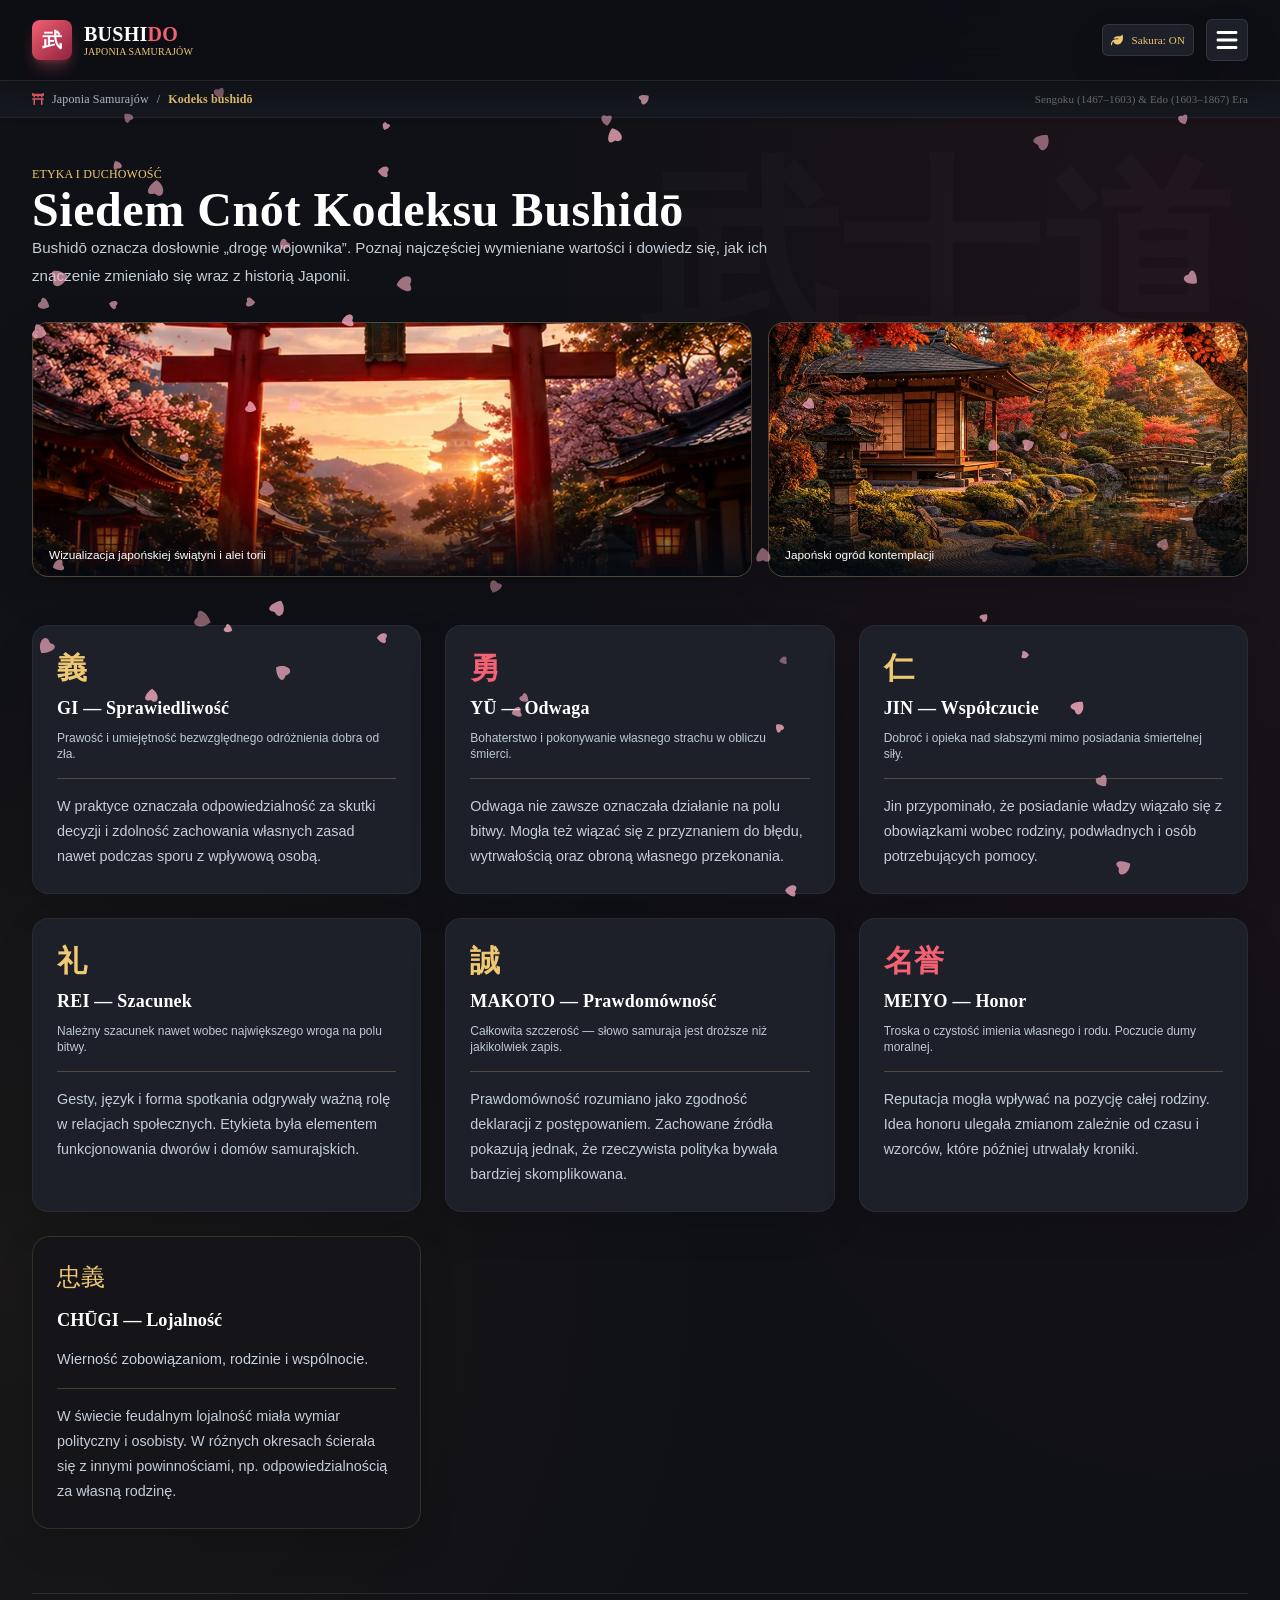
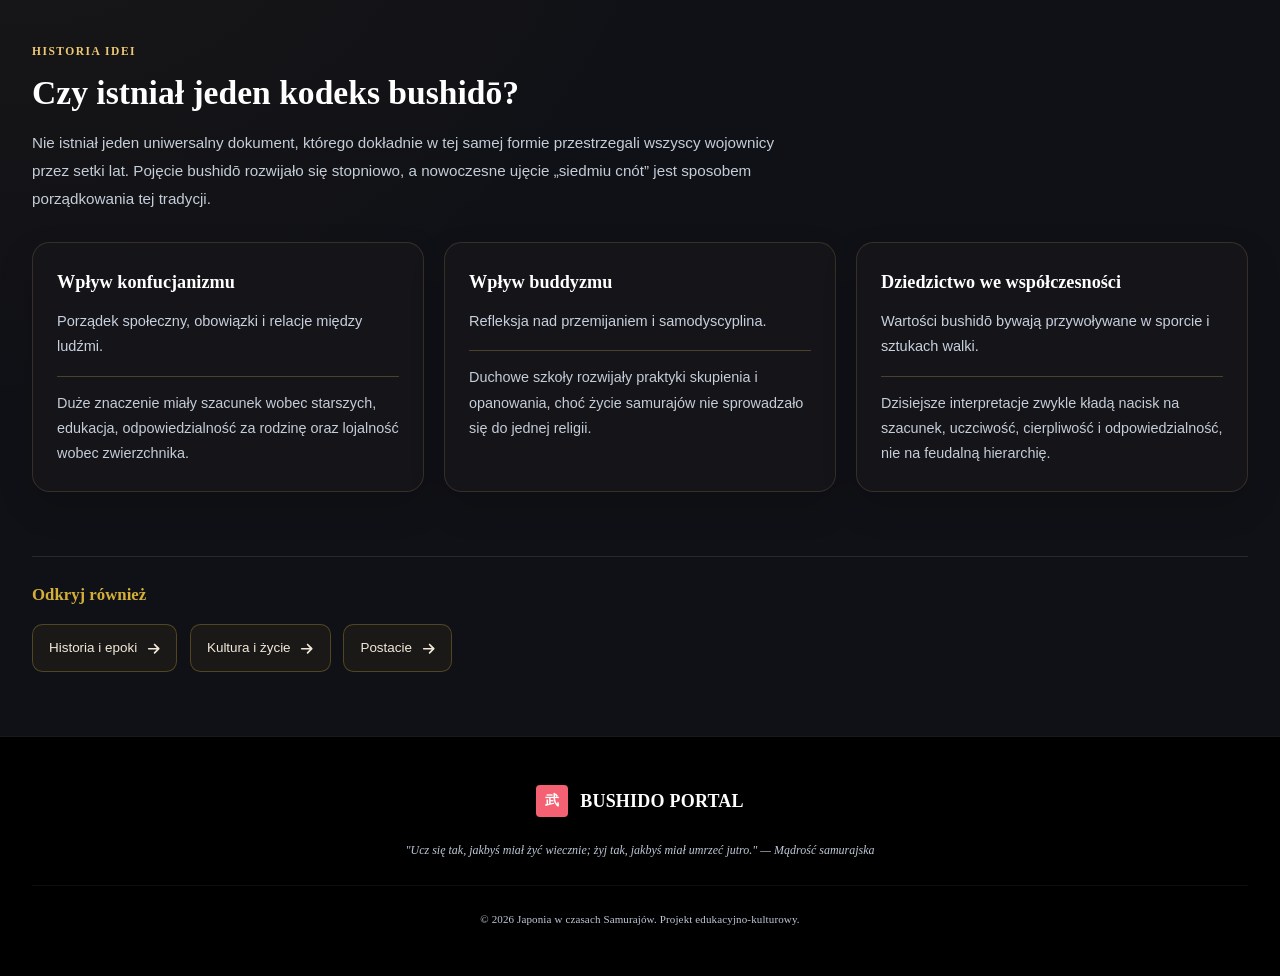
<file: bushido.html>
<!DOCTYPE html>

<html lang="pl"><head>
<meta charset="utf-8"/>
<meta content="width=device-width, initial-scale=1.0" name="viewport"/>
<title>Kodeks bushidō | BUSHIDO — Japonia Samurajów</title>
<!-- Tailwind CSS CDN -->
<!-- Google Fonts: Cinzel, Noto Serif JP, Inter -->
<!-- FontAwesome Icons -->
<link href="assets/tailwind-local.css" rel="stylesheet"/><link href="assets/style.css" rel="stylesheet"/><meta content="Kodeks bushidō: edukacyjna strona o historii, wojownikach i kulturze dawnej Japonii." name="description"/><meta content="#101319" name="theme-color"/></head><body class="washi-pattern antialiased selection:bg-samurai-red selection:text-white flex flex-col min-h-screen site-body"><a class="skip-link" href="#main-content">Przejdź do treści</a><canvas id="sakura-canvas"></canvas><header class="sticky top-0 z-50 bg-samurai-bg/95 backdrop-blur-md border-b border-white/10">
<div class="max-w-7xl mx-auto px-4 sm:px-6 lg:px-8 h-20 flex items-center justify-between">
<!-- Brand Logo -->
<a class="flex items-center space-x-3 group" href="index.html">
<span class="w-10 h-10 rounded-lg bg-gradient-to-br from-samurai-red to-samurai-crimson flex items-center justify-center text-white font-jp font-extrabold text-xl shadow-lg shadow-samurai-red/30 group-hover:scale-105 transition-transform">武</span>
<div>
<span class="font-cinzel text-xl font-bold tracking-widest text-white block">BUSHI<span class="text-samurai-red">DO</span></span>
<span class="text-[10px] tracking-widest text-samurai-gold uppercase block -mt-1 font-cinzel">Japonia Samurajów</span>
</div>
</a>
<!-- Desktop Links -->
<nav class="hidden xl:flex space-x-1 font-cinzel text-xs font-semibold tracking-wider desktop-nav">
<a class="nav-btn px-3 py-2 rounded-md transition-all text-samurai-text hover:text-samurai-gold hover:bg-white/5 inline-flex items-center" href="index.html" id="nav-home">Główna</a>
<a class="nav-btn px-3 py-2 rounded-md transition-all text-samurai-gold border border-samurai-gold/30 hover:bg-samurai-gold/20 flex items-center gap-1.5 inline-flex items-center" href="presentation.html" id="nav-presentation"><svg aria-hidden="true" class="site-icon text-[10px]" fill="currentColor" focusable="false" height="1em" viewBox="0 0 384 512" width="1em"><path d="M73 39c-14.8-9.1-33.4-9.4-48.5-.9S0 62.6 0 80L0 432c0 17.4 9.4 33.4 24.5 41.9s33.7 8.1 48.5-.9L361 297c14.3-8.7 23-24.2 23-41s-8.7-32.2-23-41L73 39z"></path></svg> Prezentacja (15 Slajdów)</a>
<a class="nav-btn px-3 py-2 rounded-md transition-all text-samurai-text hover:text-samurai-gold hover:bg-white/5 flex items-center gap-1.5 inline-flex items-center" href="popculture.html" id="nav-popculture"><svg aria-hidden="true" class="site-icon text-[10px] text-samurai-red" fill="currentColor" focusable="false" height="1em" viewBox="0 0 512 512" width="1em"><path d="M0 96C0 60.7 28.7 32 64 32l384 0c35.3 0 64 28.7 64 64l0 320c0 35.3-28.7 64-64 64L64 480c-35.3 0-64-28.7-64-64L0 96zM48 368l0 32c0 8.8 7.2 16 16 16l32 0c8.8 0 16-7.2 16-16l0-32c0-8.8-7.2-16-16-16l-32 0c-8.8 0-16 7.2-16 16zm368-16c-8.8 0-16 7.2-16 16l0 32c0 8.8 7.2 16 16 16l32 0c8.8 0 16-7.2 16-16l0-32c0-8.8-7.2-16-16-16l-32 0zM48 240l0 32c0 8.8 7.2 16 16 16l32 0c8.8 0 16-7.2 16-16l0-32c0-8.8-7.2-16-16-16l-32 0c-8.8 0-16 7.2-16 16zm368-16c-8.8 0-16 7.2-16 16l0 32c0 8.8 7.2 16 16 16l32 0c8.8 0 16-7.2 16-16l0-32c0-8.8-7.2-16-16-16l-32 0zM48 112l0 32c0 8.8 7.2 16 16 16l32 0c8.8 0 16-7.2 16-16l0-32c0-8.8-7.2-16-16-16L64 96c-8.8 0-16 7.2-16 16zM416 96c-8.8 0-16 7.2-16 16l0 32c0 8.8 7.2 16 16 16l32 0c8.8 0 16-7.2 16-16l0-32c0-8.8-7.2-16-16-16l-32 0zM160 128l0 64c0 17.7 14.3 32 32 32l128 0c17.7 0 32-14.3 32-32l0-64c0-17.7-14.3-32-32-32L192 96c-17.7 0-32 14.3-32 32zm32 160c-17.7 0-32 14.3-32 32l0 64c0 17.7 14.3 32 32 32l128 0c17.7 0 32-14.3 32-32l0-64c0-17.7-14.3-32-32-32l-128 0z"></path></svg> Popkultura</a>
<a class="nav-btn px-3 py-2 rounded-md transition-all text-samurai-text hover:text-samurai-gold hover:bg-white/5 inline-flex items-center" href="history.html" id="nav-history">Historia &amp; Ery</a>
<a aria-current="page" class="nav-btn px-3 py-2 rounded-md transition-all text-samurai-text hover:text-samurai-gold hover:bg-white/5 inline-flex items-center nav-current font-bold" href="bushido.html" id="nav-bushido">Kodeks Bushidō</a>
<a class="nav-btn px-3 py-2 rounded-md transition-all text-samurai-text hover:text-samurai-gold hover:bg-white/5 inline-flex items-center" href="arsenal.html" id="nav-arsenal">Uzbrojenie</a>
<a class="nav-btn px-3 py-2 rounded-md transition-all text-samurai-text hover:text-samurai-gold hover:bg-white/5 inline-flex items-center" href="warriors.html" id="nav-warriors">Postacie</a>
<a class="nav-btn px-3 py-2 rounded-md transition-all text-samurai-text hover:text-samurai-gold hover:bg-white/5 inline-flex items-center" href="culture.html" id="nav-culture">Kultura</a>
</nav>
<!-- Sakura Toggle & Mobile Menu Switcher -->
<div class="flex items-center space-x-3">
<button aria-label="Włącz lub wyłącz spadające płatki sakury" aria-pressed="true" class="p-2 rounded-md bg-samurai-card border border-white/10 text-samurai-gold hover:text-white hover:border-samurai-gold/50 transition-all text-xs flex items-center gap-2" id="toggle-sakura" title="Przełącz animację wiśni">
<svg aria-hidden="true" class="site-icon" fill="currentColor" focusable="false" height="1em" viewBox="0 0 512 512" width="1em"><path d="M272 96c-78.6 0-145.1 51.5-167.7 122.5c33.6-17 71.5-26.5 111.7-26.5l88 0c8.8 0 16 7.2 16 16s-7.2 16-16 16l-16 0-72 0s0 0 0 0c-16.6 0-32.7 1.9-48.3 5.4c-25.9 5.9-49.9 16.4-71.4 30.7c0 0 0 0 0 0C38.3 298.8 0 364.9 0 440l0 16c0 13.3 10.7 24 24 24s24-10.7 24-24l0-16c0-48.7 20.7-92.5 53.8-123.2C121.6 392.3 190.3 448 272 448l1 0c132.1-.7 239-130.9 239-291.4c0-42.6-7.5-83.1-21.1-119.6c-2.6-6.9-12.7-6.6-16.2-.1C455.9 72.1 418.7 96 376 96L272 96z"></path></svg>
<span class="hidden sm:inline text-[11px] font-cinzel">Sakura: ON</span>
</button>
<button aria-controls="mobile-menu" aria-expanded="false" aria-label="Otwórz menu" class="xl:hidden text-2xl text-white focus:outline-none p-2 rounded-md bg-samurai-card border border-white/10 menu-toggle" id="mobile-menu-btn">
<svg aria-hidden="true" class="site-icon" fill="currentColor" focusable="false" height="1em" viewBox="0 0 448 512" width="1em"><path d="M0 96C0 78.3 14.3 64 32 64l384 0c17.7 0 32 14.3 32 32s-14.3 32-32 32L32 128C14.3 128 0 113.7 0 96zM0 256c0-17.7 14.3-32 32-32l384 0c17.7 0 32 14.3 32 32s-14.3 32-32 32L32 288c-17.7 0-32-14.3-32-32zM448 416c0 17.7-14.3 32-32 32L32 448c-17.7 0-32-14.3-32-32s14.3-32 32-32l384 0c17.7 0 32 14.3 32 32z"></path></svg>
</button>
</div>
</div>
<!-- Mobile Drawer -->
<div class="hidden xl:hidden bg-samurai-card border-b border-white/10 px-6 py-4 space-y-2 font-cinzel text-sm" id="mobile-menu">
<a class="block w-full text-left text-samurai-text hover:text-samurai-gold py-2 border-b border-white/5 inline-flex items-center" href="index.html">Strona Główna</a>
<a class="block w-full text-left text-samurai-gold py-2 border-b border-white/5 inline-flex items-center" href="presentation.html"><svg aria-hidden="true" class="site-icon text-xs mr-2" fill="currentColor" focusable="false" height="1em" viewBox="0 0 384 512" width="1em"><path d="M73 39c-14.8-9.1-33.4-9.4-48.5-.9S0 62.6 0 80L0 432c0 17.4 9.4 33.4 24.5 41.9s33.7 8.1 48.5-.9L361 297c14.3-8.7 23-24.2 23-41s-8.7-32.2-23-41L73 39z"></path></svg>Interaktywna Prezentacja (15 Slajdów)</a>
<a class="block w-full text-left text-samurai-red py-2 border-b border-white/5 inline-flex items-center" href="popculture.html"><svg aria-hidden="true" class="site-icon text-xs mr-2" fill="currentColor" focusable="false" height="1em" viewBox="0 0 512 512" width="1em"><path d="M0 96C0 60.7 28.7 32 64 32l384 0c35.3 0 64 28.7 64 64l0 320c0 35.3-28.7 64-64 64L64 480c-35.3 0-64-28.7-64-64L0 96zM48 368l0 32c0 8.8 7.2 16 16 16l32 0c8.8 0 16-7.2 16-16l0-32c0-8.8-7.2-16-16-16l-32 0c-8.8 0-16 7.2-16 16zm368-16c-8.8 0-16 7.2-16 16l0 32c0 8.8 7.2 16 16 16l32 0c8.8 0 16-7.2 16-16l0-32c0-8.8-7.2-16-16-16l-32 0zM48 240l0 32c0 8.8 7.2 16 16 16l32 0c8.8 0 16-7.2 16-16l0-32c0-8.8-7.2-16-16-16l-32 0c-8.8 0-16 7.2-16 16zm368-16c-8.8 0-16 7.2-16 16l0 32c0 8.8 7.2 16 16 16l32 0c8.8 0 16-7.2 16-16l0-32c0-8.8-7.2-16-16-16l-32 0zM48 112l0 32c0 8.8 7.2 16 16 16l32 0c8.8 0 16-7.2 16-16l0-32c0-8.8-7.2-16-16-16L64 96c-8.8 0-16 7.2-16 16zM416 96c-8.8 0-16 7.2-16 16l0 32c0 8.8 7.2 16 16 16l32 0c8.8 0 16-7.2 16-16l0-32c0-8.8-7.2-16-16-16l-32 0zM160 128l0 64c0 17.7 14.3 32 32 32l128 0c17.7 0 32-14.3 32-32l0-64c0-17.7-14.3-32-32-32L192 96c-17.7 0-32 14.3-32 32zm32 160c-17.7 0-32 14.3-32 32l0 64c0 17.7 14.3 32 32 32l128 0c17.7 0 32-14.3 32-32l0-64c0-17.7-14.3-32-32-32l-128 0z"></path></svg>Popkultura (Gry, Filmy, Seriale)</a>
<a class="block w-full text-left text-samurai-text hover:text-samurai-gold py-2 border-b border-white/5 inline-flex items-center" href="history.html">Historia i Ery</a>
<a aria-current="page" class="block w-full text-left text-samurai-text hover:text-samurai-gold py-2 border-b border-white/5 inline-flex items-center nav-current font-bold" href="bushido.html">Kodeks Bushidō</a>
<a class="block w-full text-left text-samurai-text hover:text-samurai-gold py-2 border-b border-white/5 inline-flex items-center" href="arsenal.html">Broń i Uzbrojenie</a>
<a class="block w-full text-left text-samurai-text hover:text-samurai-gold py-2 border-b border-white/5 inline-flex items-center" href="warriors.html">Legendarne Postacie</a>
<a class="block w-full text-left text-samurai-text hover:text-samurai-gold py-2 inline-flex items-center" href="culture.html">Kultura i Życie</a>
</div>
</header><div class="bg-samurai-darkPaper border-b border-white/5 py-2.5 px-4 sm:px-6 lg:px-8">
<div class="max-w-7xl mx-auto flex items-center justify-between text-xs font-cinzel text-samurai-muted">
<div class="flex items-center space-x-2">
<svg aria-hidden="true" class="site-icon text-samurai-red" fill="currentColor" focusable="false" height="1em" viewBox="0 0 512 512" width="1em"><path d="M0 80c0 26.5 21.5 48 48 48l16 0 0 64 64 0 0-64 96 0 0 64 64 0 0-64 96 0 0 64 64 0 0-64 16 0c26.5 0 48-21.5 48-48l0-66.6C512 6 506 0 498.6 0c-1.7 0-3.4 .3-5 1l-49 19.6C425.7 28.1 405.5 32 385.2 32L126.8 32c-20.4 0-40.5-3.9-59.4-11.4L18.4 1c-1.6-.6-3.3-1-5-1C6 0 0 6 0 13.4L0 80zM64 288l0 192c0 17.7 14.3 32 32 32s32-14.3 32-32l0-192 256 0 0 192c0 17.7 14.3 32 32 32s32-14.3 32-32l0-192 32 0c17.7 0 32-14.3 32-32s-14.3-32-32-32L32 224c-17.7 0-32 14.3-32 32s14.3 32 32 32l32 0z"></path></svg>
<span>Japonia Samurajów</span>
<span>/</span>
<span class="text-samurai-gold font-semibold" id="breadcrumb-current">Kodeks bushidō</span>
</div>
<div class="hidden sm:block text-[11px] text-white/40" id="page-time-indicator">
                Sengoku (1467–1603) &amp; Edo (1603–1867) Era
            </div>
</div>
</div><main class="flex-grow relative" id="main-content"><section class="page-view max-w-7xl mx-auto px-4 sm:px-6 lg:px-8 py-12 active-view" id="view-bushido">
<div class="kanji-watermark top-10 right-10 text-[200px]">武士道</div>
<div class="mb-12">
<span class="text-samurai-gold font-cinzel text-xs uppercase tracking-widest block">Etyka i Duchowość</span>
<h1 class="font-cinzel text-3xl sm:text-5xl font-black text-white mt-1">Siedem Cnót Kodeksu Bushidō</h1><p class="section-intro mb-8">Bushidō oznacza dosłownie „drogę wojownika”. Poznaj najczęściej wymieniane wartości i dowiedz się, jak ich znaczenie zmieniało się wraz z historią Japonii.</p><div class="page-photo-banner"><figure class="feature-photo feature-photo-1 reveal-on-scroll"><img alt="Wizualizacja japońskiej świątyni i alei torii" decoding="async" loading="eager" src="assets/images/swiatynia.webp"/><figcaption>Wizualizacja japońskiej świątyni i alei torii</figcaption></figure><figure class="feature-photo feature-photo-2 reveal-on-scroll"><img alt="Japoński ogród kontemplacji" decoding="async" loading="lazy" src="assets/images/ogrod-zen.webp"/><figcaption>Japoński ogród kontemplacji</figcaption></figure></div>
</div>
<div class="grid grid-cols-1 md:grid-cols-2 lg:grid-cols-3 gap-6 mb-12">
<div class="bg-samurai-card p-6 rounded-2xl border border-white/5"><span class="font-jp text-3xl font-bold text-samurai-gold block mb-2">義</span><h3 class="font-cinzel text-lg font-bold text-white">GI — Sprawiedliwość</h3><p class="text-samurai-muted text-xs mt-2">Prawość i umiejętność bezwzględnego odróżnienia dobra od zła.</p><p class="extended-description">W praktyce oznaczała odpowiedzialność za skutki decyzji i zdolność zachowania własnych zasad nawet podczas sporu z wpływową osobą.</p></div>
<div class="bg-samurai-card p-6 rounded-2xl border border-white/5"><span class="font-jp text-3xl font-bold text-samurai-red block mb-2">勇</span><h3 class="font-cinzel text-lg font-bold text-white">YŪ — Odwaga</h3><p class="text-samurai-muted text-xs mt-2">Bohaterstwo i pokonywanie własnego strachu w obliczu śmierci.</p><p class="extended-description">Odwaga nie zawsze oznaczała działanie na polu bitwy. Mogła też wiązać się z przyznaniem do błędu, wytrwałością oraz obroną własnego przekonania.</p></div>
<div class="bg-samurai-card p-6 rounded-2xl border border-white/5"><span class="font-jp text-3xl font-bold text-samurai-gold block mb-2">仁</span><h3 class="font-cinzel text-lg font-bold text-white">JIN — Współczucie</h3><p class="text-samurai-muted text-xs mt-2">Dobroć i opieka nad słabszymi mimo posiadania śmiertelnej siły.</p><p class="extended-description">Jin przypominało, że posiadanie władzy wiązało się z obowiązkami wobec rodziny, podwładnych i osób potrzebujących pomocy.</p></div>
<div class="bg-samurai-card p-6 rounded-2xl border border-white/5"><span class="font-jp text-3xl font-bold text-samurai-gold block mb-2">礼</span><h3 class="font-cinzel text-lg font-bold text-white">REI — Szacunek</h3><p class="text-samurai-muted text-xs mt-2">Należny szacunek nawet wobec największego wroga na polu bitwy.</p><p class="extended-description">Gesty, język i forma spotkania odgrywały ważną rolę w relacjach społecznych. Etykieta była elementem funkcjonowania dworów i domów samurajskich.</p></div>
<div class="bg-samurai-card p-6 rounded-2xl border border-white/5"><span class="font-jp text-3xl font-bold text-samurai-gold block mb-2">誠</span><h3 class="font-cinzel text-lg font-bold text-white">MAKOTO — Prawdomówność</h3><p class="text-samurai-muted text-xs mt-2">Całkowita szczerość — słowo samuraja jest droższe niż jakikolwiek zapis.</p><p class="extended-description">Prawdomówność rozumiano jako zgodność deklaracji z postępowaniem. Zachowane źródła pokazują jednak, że rzeczywista polityka bywała bardziej skomplikowana.</p></div>
<div class="bg-samurai-card p-6 rounded-2xl border border-white/5"><span class="font-jp text-3xl font-bold text-samurai-red block mb-2">名誉</span><h3 class="font-cinzel text-lg font-bold text-white">MEIYO — Honor</h3><p class="text-samurai-muted text-xs mt-2">Troska o czystość imienia własnego i rodu. Poczucie dumy moralnej.</p><p class="extended-description">Reputacja mogła wpływać na pozycję całej rodziny. Idea honoru ulegała zmianom zależnie od czasu i wzorców, które później utrwalały kroniki.</p></div>
<article class="topic-card reveal-on-scroll"><span class="font-jp text-2xl text-samurai-gold block mb-3">忠義</span><h3>CHŪGI — Lojalność</h3><p>Wierność zobowiązaniom, rodzinie i wspólnocie.</p><p class="extended-description">W świecie feudalnym lojalność miała wymiar polityczny i osobisty. W różnych okresach ścierała się z innymi powinnościami, np. odpowiedzialnością za własną rodzinę.</p></article></div>
<div class="content-section reveal-on-scroll"><div class="section-kicker">Historia idei</div><h2 class="section-heading">Czy istniał jeden kodeks bushidō?</h2><p class="section-intro">Nie istniał jeden uniwersalny dokument, którego dokładnie w tej samej formie przestrzegali wszyscy wojownicy przez setki lat. Pojęcie bushidō rozwijało się stopniowo, a nowoczesne ujęcie „siedmiu cnót” jest sposobem porządkowania tej tradycji.</p><div class="topic-grid"><article class="topic-card reveal-on-scroll"><h3>Wpływ konfucjanizmu</h3><p>Porządek społeczny, obowiązki i relacje między ludźmi.</p><p class="extended-description">Duże znaczenie miały szacunek wobec starszych, edukacja, odpowiedzialność za rodzinę oraz lojalność wobec zwierzchnika.</p></article><article class="topic-card reveal-on-scroll"><h3>Wpływ buddyzmu</h3><p>Refleksja nad przemijaniem i samodyscyplina.</p><p class="extended-description">Duchowe szkoły rozwijały praktyki skupienia i opanowania, choć życie samurajów nie sprowadzało się do jednej religii.</p></article><article class="topic-card reveal-on-scroll"><h3>Dziedzictwo we współczesności</h3><p>Wartości bushidō bywają przywoływane w sporcie i sztukach walki.</p><p class="extended-description">Dzisiejsze interpretacje zwykle kładą nacisk na szacunek, uczciwość, cierpliwość i odpowiedzialność, nie na feudalną hierarchię.</p></article></div></div><div class="related-nav"><h2>Odkryj również</h2><div class="related-links"><a class="related-link" href="history.html">Historia i epoki <svg aria-hidden="true" class="site-icon" fill="currentColor" focusable="false" height="1em" viewBox="0 0 448 512" width="1em"><path d="M438.6 278.6c12.5-12.5 12.5-32.8 0-45.3l-160-160c-12.5-12.5-32.8-12.5-45.3 0s-12.5 32.8 0 45.3L338.8 224 32 224c-17.7 0-32 14.3-32 32s14.3 32 32 32l306.7 0L233.4 393.4c-12.5 12.5-12.5 32.8 0 45.3s32.8 12.5 45.3 0l160-160z"></path></svg></a><a class="related-link" href="culture.html">Kultura i życie <svg aria-hidden="true" class="site-icon" fill="currentColor" focusable="false" height="1em" viewBox="0 0 448 512" width="1em"><path d="M438.6 278.6c12.5-12.5 12.5-32.8 0-45.3l-160-160c-12.5-12.5-32.8-12.5-45.3 0s-12.5 32.8 0 45.3L338.8 224 32 224c-17.7 0-32 14.3-32 32s14.3 32 32 32l306.7 0L233.4 393.4c-12.5 12.5-12.5 32.8 0 45.3s32.8 12.5 45.3 0l160-160z"></path></svg></a><a class="related-link" href="warriors.html">Postacie <svg aria-hidden="true" class="site-icon" fill="currentColor" focusable="false" height="1em" viewBox="0 0 448 512" width="1em"><path d="M438.6 278.6c12.5-12.5 12.5-32.8 0-45.3l-160-160c-12.5-12.5-32.8-12.5-45.3 0s-12.5 32.8 0 45.3L338.8 224 32 224c-17.7 0-32 14.3-32 32s14.3 32 32 32l306.7 0L233.4 393.4c-12.5 12.5-12.5 32.8 0 45.3s32.8 12.5 45.3 0l160-160z"></path></svg></a></div></div></section></main><footer class="bg-black border-t border-white/10 py-12 mt-auto">
<div class="max-w-7xl mx-auto px-4 sm:px-6 lg:px-8 text-center space-y-6">
<div class="flex justify-center items-center space-x-3">
<span class="w-8 h-8 rounded bg-samurai-red flex items-center justify-center text-white font-jp font-bold text-sm">武</span>
<span class="font-cinzel text-lg font-bold tracking-widest text-white">BUSHIDO PORTAL</span>
</div>
<p class="font-jp text-xs text-samurai-muted max-w-2xl mx-auto italic leading-relaxed">
                "Ucz się tak, jakbyś miał żyć wiecznie; żyj tak, jakbyś miał umrzeć jutro." — Mądrość samurajska
            </p>
<div class="text-[11px] font-cinzel text-samurai-muted pt-6 border-t border-white/5">
                © 2026 Japonia w czasach Samurajów. Projekt edukacyjno-kulturowy.
            </div>
</div>
</footer><script defer="True" src="assets/app.js"></script><button aria-label="Wróć na początek strony" class="back-to-top" id="back-to-top" title="Wróć na górę" type="button">↑</button><div aria-hidden="true" id="scroll-progress"></div></body></html>
</file>
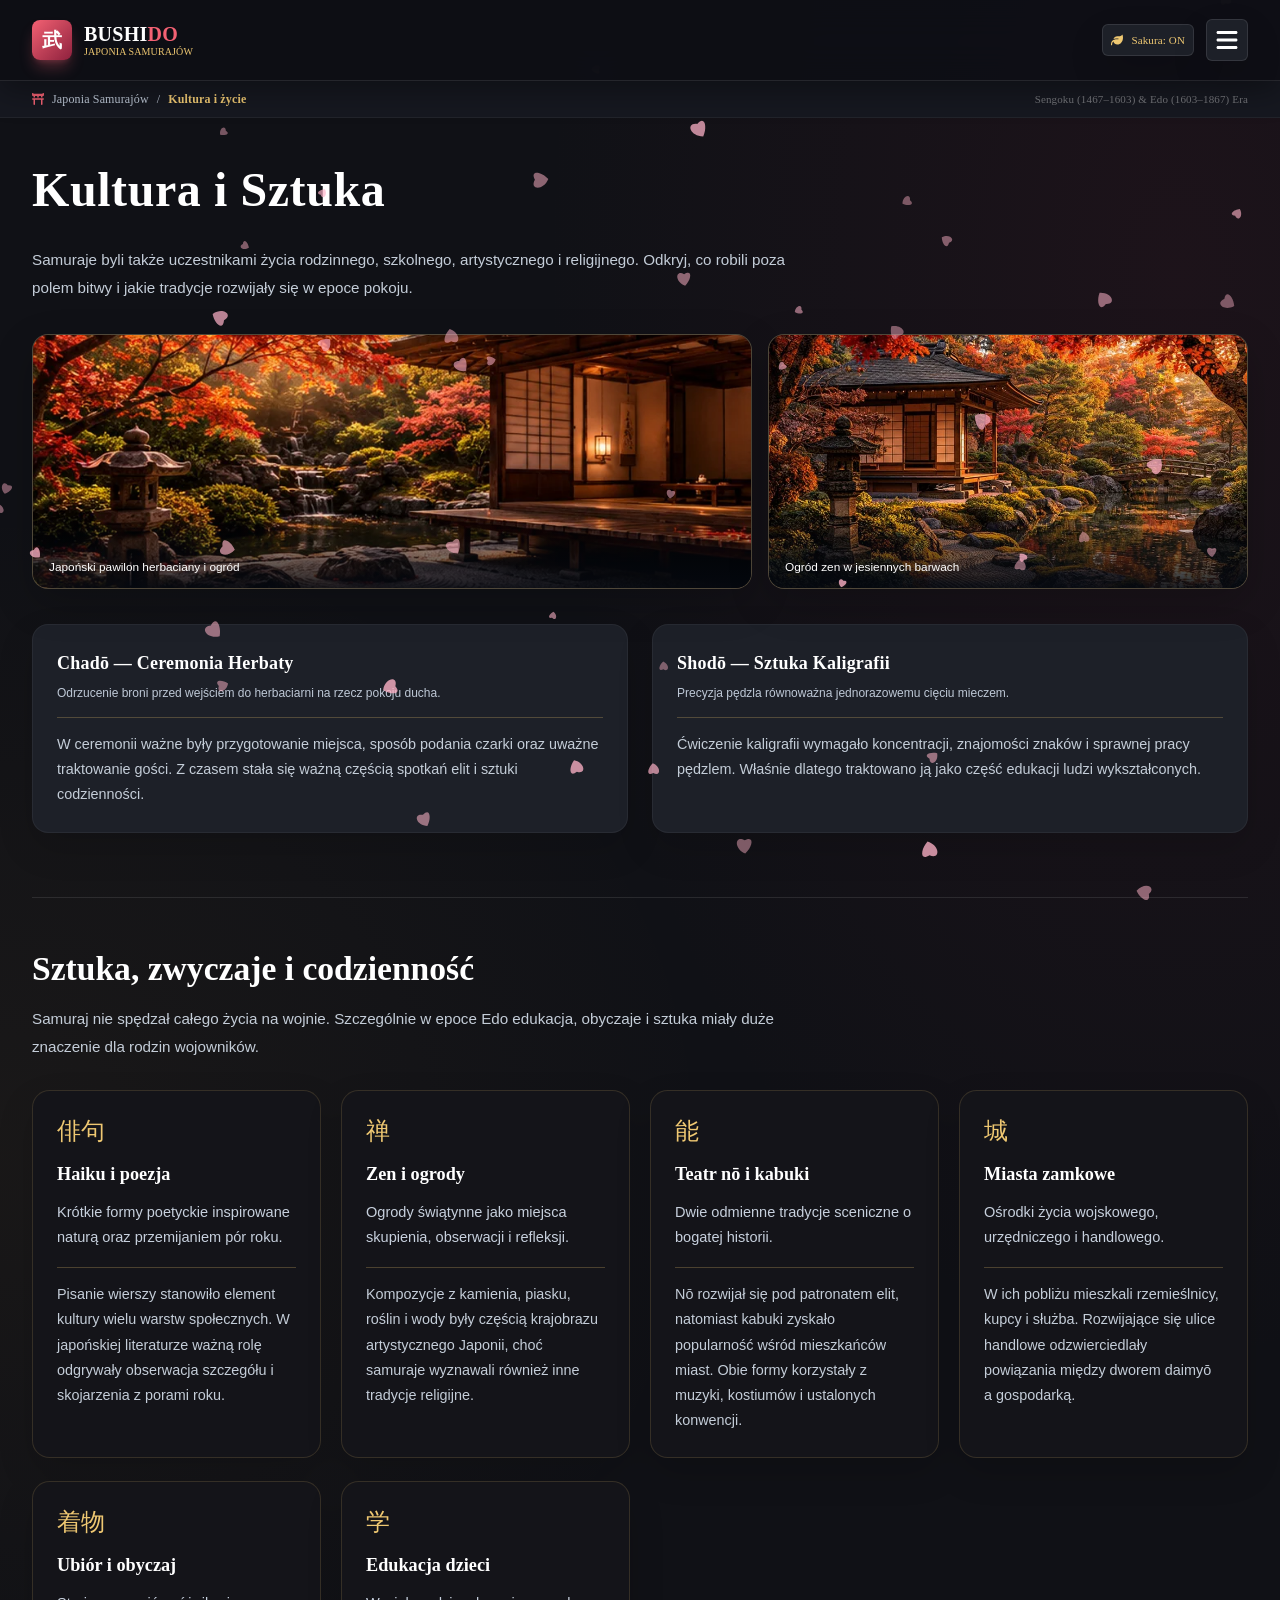
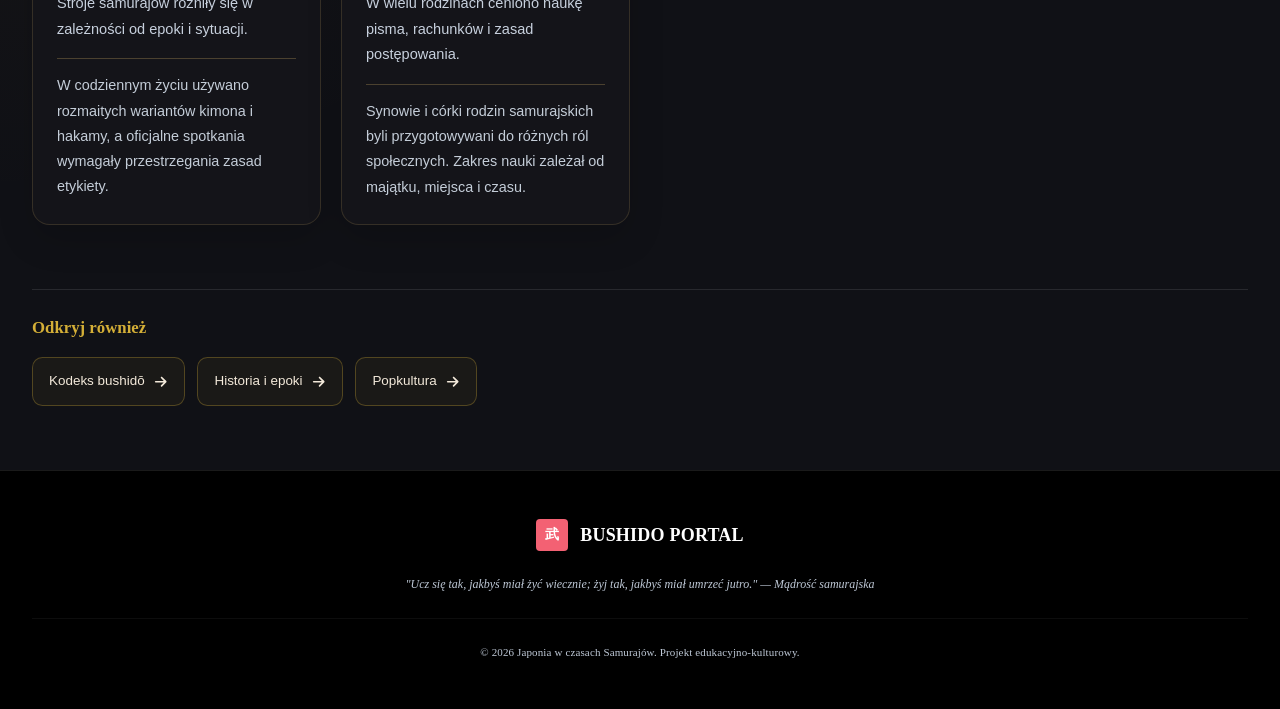
<file: culture.html>
<!DOCTYPE html>

<html lang="pl"><head>
<meta charset="utf-8"/>
<meta content="width=device-width, initial-scale=1.0" name="viewport"/>
<title>Kultura i życie | BUSHIDO — Japonia Samurajów</title>
<!-- Tailwind CSS CDN -->
<!-- Google Fonts: Cinzel, Noto Serif JP, Inter -->
<!-- FontAwesome Icons -->
<link href="assets/tailwind-local.css" rel="stylesheet"/><link href="assets/style.css" rel="stylesheet"/><meta content="Kultura i życie: edukacyjna strona o historii, wojownikach i kulturze dawnej Japonii." name="description"/><meta content="#101319" name="theme-color"/></head><body class="washi-pattern antialiased selection:bg-samurai-red selection:text-white flex flex-col min-h-screen site-body"><a class="skip-link" href="#main-content">Przejdź do treści</a><canvas id="sakura-canvas"></canvas><header class="sticky top-0 z-50 bg-samurai-bg/95 backdrop-blur-md border-b border-white/10">
<div class="max-w-7xl mx-auto px-4 sm:px-6 lg:px-8 h-20 flex items-center justify-between">
<!-- Brand Logo -->
<a class="flex items-center space-x-3 group" href="index.html">
<span class="w-10 h-10 rounded-lg bg-gradient-to-br from-samurai-red to-samurai-crimson flex items-center justify-center text-white font-jp font-extrabold text-xl shadow-lg shadow-samurai-red/30 group-hover:scale-105 transition-transform">武</span>
<div>
<span class="font-cinzel text-xl font-bold tracking-widest text-white block">BUSHI<span class="text-samurai-red">DO</span></span>
<span class="text-[10px] tracking-widest text-samurai-gold uppercase block -mt-1 font-cinzel">Japonia Samurajów</span>
</div>
</a>
<!-- Desktop Links -->
<nav class="hidden xl:flex space-x-1 font-cinzel text-xs font-semibold tracking-wider desktop-nav">
<a class="nav-btn px-3 py-2 rounded-md transition-all text-samurai-text hover:text-samurai-gold hover:bg-white/5 inline-flex items-center" href="index.html" id="nav-home">Główna</a>
<a class="nav-btn px-3 py-2 rounded-md transition-all text-samurai-gold border border-samurai-gold/30 hover:bg-samurai-gold/20 flex items-center gap-1.5 inline-flex items-center" href="presentation.html" id="nav-presentation"><svg aria-hidden="true" class="site-icon text-[10px]" fill="currentColor" focusable="false" height="1em" viewBox="0 0 384 512" width="1em"><path d="M73 39c-14.8-9.1-33.4-9.4-48.5-.9S0 62.6 0 80L0 432c0 17.4 9.4 33.4 24.5 41.9s33.7 8.1 48.5-.9L361 297c14.3-8.7 23-24.2 23-41s-8.7-32.2-23-41L73 39z"></path></svg> Prezentacja (15 Slajdów)</a>
<a class="nav-btn px-3 py-2 rounded-md transition-all text-samurai-text hover:text-samurai-gold hover:bg-white/5 flex items-center gap-1.5 inline-flex items-center" href="popculture.html" id="nav-popculture"><svg aria-hidden="true" class="site-icon text-[10px] text-samurai-red" fill="currentColor" focusable="false" height="1em" viewBox="0 0 512 512" width="1em"><path d="M0 96C0 60.7 28.7 32 64 32l384 0c35.3 0 64 28.7 64 64l0 320c0 35.3-28.7 64-64 64L64 480c-35.3 0-64-28.7-64-64L0 96zM48 368l0 32c0 8.8 7.2 16 16 16l32 0c8.8 0 16-7.2 16-16l0-32c0-8.8-7.2-16-16-16l-32 0c-8.8 0-16 7.2-16 16zm368-16c-8.8 0-16 7.2-16 16l0 32c0 8.8 7.2 16 16 16l32 0c8.8 0 16-7.2 16-16l0-32c0-8.8-7.2-16-16-16l-32 0zM48 240l0 32c0 8.8 7.2 16 16 16l32 0c8.8 0 16-7.2 16-16l0-32c0-8.8-7.2-16-16-16l-32 0c-8.8 0-16 7.2-16 16zm368-16c-8.8 0-16 7.2-16 16l0 32c0 8.8 7.2 16 16 16l32 0c8.8 0 16-7.2 16-16l0-32c0-8.8-7.2-16-16-16l-32 0zM48 112l0 32c0 8.8 7.2 16 16 16l32 0c8.8 0 16-7.2 16-16l0-32c0-8.8-7.2-16-16-16L64 96c-8.8 0-16 7.2-16 16zM416 96c-8.8 0-16 7.2-16 16l0 32c0 8.8 7.2 16 16 16l32 0c8.8 0 16-7.2 16-16l0-32c0-8.8-7.2-16-16-16l-32 0zM160 128l0 64c0 17.7 14.3 32 32 32l128 0c17.7 0 32-14.3 32-32l0-64c0-17.7-14.3-32-32-32L192 96c-17.7 0-32 14.3-32 32zm32 160c-17.7 0-32 14.3-32 32l0 64c0 17.7 14.3 32 32 32l128 0c17.7 0 32-14.3 32-32l0-64c0-17.7-14.3-32-32-32l-128 0z"></path></svg> Popkultura</a>
<a class="nav-btn px-3 py-2 rounded-md transition-all text-samurai-text hover:text-samurai-gold hover:bg-white/5 inline-flex items-center" href="history.html" id="nav-history">Historia &amp; Ery</a>
<a class="nav-btn px-3 py-2 rounded-md transition-all text-samurai-text hover:text-samurai-gold hover:bg-white/5 inline-flex items-center" href="bushido.html" id="nav-bushido">Kodeks Bushidō</a>
<a class="nav-btn px-3 py-2 rounded-md transition-all text-samurai-text hover:text-samurai-gold hover:bg-white/5 inline-flex items-center" href="arsenal.html" id="nav-arsenal">Uzbrojenie</a>
<a class="nav-btn px-3 py-2 rounded-md transition-all text-samurai-text hover:text-samurai-gold hover:bg-white/5 inline-flex items-center" href="warriors.html" id="nav-warriors">Postacie</a>
<a aria-current="page" class="nav-btn px-3 py-2 rounded-md transition-all text-samurai-text hover:text-samurai-gold hover:bg-white/5 inline-flex items-center nav-current font-bold" href="culture.html" id="nav-culture">Kultura</a>
</nav>
<!-- Sakura Toggle & Mobile Menu Switcher -->
<div class="flex items-center space-x-3">
<button aria-label="Włącz lub wyłącz spadające płatki sakury" aria-pressed="true" class="p-2 rounded-md bg-samurai-card border border-white/10 text-samurai-gold hover:text-white hover:border-samurai-gold/50 transition-all text-xs flex items-center gap-2" id="toggle-sakura" title="Przełącz animację wiśni">
<svg aria-hidden="true" class="site-icon" fill="currentColor" focusable="false" height="1em" viewBox="0 0 512 512" width="1em"><path d="M272 96c-78.6 0-145.1 51.5-167.7 122.5c33.6-17 71.5-26.5 111.7-26.5l88 0c8.8 0 16 7.2 16 16s-7.2 16-16 16l-16 0-72 0s0 0 0 0c-16.6 0-32.7 1.9-48.3 5.4c-25.9 5.9-49.9 16.4-71.4 30.7c0 0 0 0 0 0C38.3 298.8 0 364.9 0 440l0 16c0 13.3 10.7 24 24 24s24-10.7 24-24l0-16c0-48.7 20.7-92.5 53.8-123.2C121.6 392.3 190.3 448 272 448l1 0c132.1-.7 239-130.9 239-291.4c0-42.6-7.5-83.1-21.1-119.6c-2.6-6.9-12.7-6.6-16.2-.1C455.9 72.1 418.7 96 376 96L272 96z"></path></svg>
<span class="hidden sm:inline text-[11px] font-cinzel">Sakura: ON</span>
</button>
<button aria-controls="mobile-menu" aria-expanded="false" aria-label="Otwórz menu" class="xl:hidden text-2xl text-white focus:outline-none p-2 rounded-md bg-samurai-card border border-white/10 menu-toggle" id="mobile-menu-btn">
<svg aria-hidden="true" class="site-icon" fill="currentColor" focusable="false" height="1em" viewBox="0 0 448 512" width="1em"><path d="M0 96C0 78.3 14.3 64 32 64l384 0c17.7 0 32 14.3 32 32s-14.3 32-32 32L32 128C14.3 128 0 113.7 0 96zM0 256c0-17.7 14.3-32 32-32l384 0c17.7 0 32 14.3 32 32s-14.3 32-32 32L32 288c-17.7 0-32-14.3-32-32zM448 416c0 17.7-14.3 32-32 32L32 448c-17.7 0-32-14.3-32-32s14.3-32 32-32l384 0c17.7 0 32 14.3 32 32z"></path></svg>
</button>
</div>
</div>
<!-- Mobile Drawer -->
<div class="hidden xl:hidden bg-samurai-card border-b border-white/10 px-6 py-4 space-y-2 font-cinzel text-sm" id="mobile-menu">
<a class="block w-full text-left text-samurai-text hover:text-samurai-gold py-2 border-b border-white/5 inline-flex items-center" href="index.html">Strona Główna</a>
<a class="block w-full text-left text-samurai-gold py-2 border-b border-white/5 inline-flex items-center" href="presentation.html"><svg aria-hidden="true" class="site-icon text-xs mr-2" fill="currentColor" focusable="false" height="1em" viewBox="0 0 384 512" width="1em"><path d="M73 39c-14.8-9.1-33.4-9.4-48.5-.9S0 62.6 0 80L0 432c0 17.4 9.4 33.4 24.5 41.9s33.7 8.1 48.5-.9L361 297c14.3-8.7 23-24.2 23-41s-8.7-32.2-23-41L73 39z"></path></svg>Interaktywna Prezentacja (15 Slajdów)</a>
<a class="block w-full text-left text-samurai-red py-2 border-b border-white/5 inline-flex items-center" href="popculture.html"><svg aria-hidden="true" class="site-icon text-xs mr-2" fill="currentColor" focusable="false" height="1em" viewBox="0 0 512 512" width="1em"><path d="M0 96C0 60.7 28.7 32 64 32l384 0c35.3 0 64 28.7 64 64l0 320c0 35.3-28.7 64-64 64L64 480c-35.3 0-64-28.7-64-64L0 96zM48 368l0 32c0 8.8 7.2 16 16 16l32 0c8.8 0 16-7.2 16-16l0-32c0-8.8-7.2-16-16-16l-32 0c-8.8 0-16 7.2-16 16zm368-16c-8.8 0-16 7.2-16 16l0 32c0 8.8 7.2 16 16 16l32 0c8.8 0 16-7.2 16-16l0-32c0-8.8-7.2-16-16-16l-32 0zM48 240l0 32c0 8.8 7.2 16 16 16l32 0c8.8 0 16-7.2 16-16l0-32c0-8.8-7.2-16-16-16l-32 0c-8.8 0-16 7.2-16 16zm368-16c-8.8 0-16 7.2-16 16l0 32c0 8.8 7.2 16 16 16l32 0c8.8 0 16-7.2 16-16l0-32c0-8.8-7.2-16-16-16l-32 0zM48 112l0 32c0 8.8 7.2 16 16 16l32 0c8.8 0 16-7.2 16-16l0-32c0-8.8-7.2-16-16-16L64 96c-8.8 0-16 7.2-16 16zM416 96c-8.8 0-16 7.2-16 16l0 32c0 8.8 7.2 16 16 16l32 0c8.8 0 16-7.2 16-16l0-32c0-8.8-7.2-16-16-16l-32 0zM160 128l0 64c0 17.7 14.3 32 32 32l128 0c17.7 0 32-14.3 32-32l0-64c0-17.7-14.3-32-32-32L192 96c-17.7 0-32 14.3-32 32zm32 160c-17.7 0-32 14.3-32 32l0 64c0 17.7 14.3 32 32 32l128 0c17.7 0 32-14.3 32-32l0-64c0-17.7-14.3-32-32-32l-128 0z"></path></svg>Popkultura (Gry, Filmy, Seriale)</a>
<a class="block w-full text-left text-samurai-text hover:text-samurai-gold py-2 border-b border-white/5 inline-flex items-center" href="history.html">Historia i Ery</a>
<a class="block w-full text-left text-samurai-text hover:text-samurai-gold py-2 border-b border-white/5 inline-flex items-center" href="bushido.html">Kodeks Bushidō</a>
<a class="block w-full text-left text-samurai-text hover:text-samurai-gold py-2 border-b border-white/5 inline-flex items-center" href="arsenal.html">Broń i Uzbrojenie</a>
<a class="block w-full text-left text-samurai-text hover:text-samurai-gold py-2 border-b border-white/5 inline-flex items-center" href="warriors.html">Legendarne Postacie</a>
<a aria-current="page" class="block w-full text-left text-samurai-text hover:text-samurai-gold py-2 inline-flex items-center nav-current font-bold" href="culture.html">Kultura i Życie</a>
</div>
</header><div class="bg-samurai-darkPaper border-b border-white/5 py-2.5 px-4 sm:px-6 lg:px-8">
<div class="max-w-7xl mx-auto flex items-center justify-between text-xs font-cinzel text-samurai-muted">
<div class="flex items-center space-x-2">
<svg aria-hidden="true" class="site-icon text-samurai-red" fill="currentColor" focusable="false" height="1em" viewBox="0 0 512 512" width="1em"><path d="M0 80c0 26.5 21.5 48 48 48l16 0 0 64 64 0 0-64 96 0 0 64 64 0 0-64 96 0 0 64 64 0 0-64 16 0c26.5 0 48-21.5 48-48l0-66.6C512 6 506 0 498.6 0c-1.7 0-3.4 .3-5 1l-49 19.6C425.7 28.1 405.5 32 385.2 32L126.8 32c-20.4 0-40.5-3.9-59.4-11.4L18.4 1c-1.6-.6-3.3-1-5-1C6 0 0 6 0 13.4L0 80zM64 288l0 192c0 17.7 14.3 32 32 32s32-14.3 32-32l0-192 256 0 0 192c0 17.7 14.3 32 32 32s32-14.3 32-32l0-192 32 0c17.7 0 32-14.3 32-32s-14.3-32-32-32L32 224c-17.7 0-32 14.3-32 32s14.3 32 32 32l32 0z"></path></svg>
<span>Japonia Samurajów</span>
<span>/</span>
<span class="text-samurai-gold font-semibold" id="breadcrumb-current">Kultura i życie</span>
</div>
<div class="hidden sm:block text-[11px] text-white/40" id="page-time-indicator">
                Sengoku (1467–1603) &amp; Edo (1603–1867) Era
            </div>
</div>
</div><main class="flex-grow relative" id="main-content"><section class="page-view max-w-7xl mx-auto px-4 sm:px-6 lg:px-8 py-12 active-view" id="view-culture">
<h1 class="font-cinzel text-3xl sm:text-5xl font-black text-white mb-8">Kultura i Sztuka</h1><p class="section-intro mb-8">Samuraje byli także uczestnikami życia rodzinnego, szkolnego, artystycznego i religijnego. Odkryj, co robili poza polem bitwy i jakie tradycje rozwijały się w epoce pokoju.</p><div class="page-photo-banner"><figure class="feature-photo feature-photo-1 reveal-on-scroll"><img alt="Japoński pawilon herbaciany i ogród" decoding="async" loading="eager" src="assets/images/herbaciarnia.webp"/><figcaption>Japoński pawilon herbaciany i ogród</figcaption></figure><figure class="feature-photo feature-photo-2 reveal-on-scroll"><img alt="Ogród zen w jesiennych barwach" decoding="async" loading="lazy" src="assets/images/ogrod-zen.webp"/><figcaption>Ogród zen w jesiennych barwach</figcaption></figure></div>
<div class="grid grid-cols-1 md:grid-cols-2 gap-6">
<div class="bg-samurai-card p-6 rounded-2xl border border-white/5"><h3 class="font-cinzel text-lg text-white font-bold">Chadō — Ceremonia Herbaty</h3><p class="text-xs text-samurai-muted mt-2">Odrzucenie broni przed wejściem do herbaciarni na rzecz pokoju ducha.</p><p class="extended-description">W ceremonii ważne były przygotowanie miejsca, sposób podania czarki oraz uważne traktowanie gości. Z czasem stała się ważną częścią spotkań elit i sztuki codzienności.</p></div>
<div class="bg-samurai-card p-6 rounded-2xl border border-white/5"><h3 class="font-cinzel text-lg text-white font-bold">Shodō — Sztuka Kaligrafii</h3><p class="text-xs text-samurai-muted mt-2">Precyzja pędzla równoważna jednorazowemu cięciu mieczem.</p><p class="extended-description">Ćwiczenie kaligrafii wymagało koncentracji, znajomości znaków i sprawnej pracy pędzlem. Właśnie dlatego traktowano ją jako część edukacji ludzi wykształconych.</p></div>
</div>
<div class="content-section reveal-on-scroll"><h2 class="section-heading">Sztuka, zwyczaje i codzienność</h2><p class="section-intro">Samuraj nie spędzał całego życia na wojnie. Szczególnie w epoce Edo edukacja, obyczaje i sztuka miały duże znaczenie dla rodzin wojowników.</p><div class="topic-grid"><article class="topic-card reveal-on-scroll"><span class="font-jp text-2xl text-samurai-gold block mb-3">俳句</span><h3>Haiku i poezja</h3><p>Krótkie formy poetyckie inspirowane naturą oraz przemijaniem pór roku.</p><p class="extended-description">Pisanie wierszy stanowiło element kultury wielu warstw społecznych. W japońskiej literaturze ważną rolę odgrywały obserwacja szczegółu i skojarzenia z porami roku.</p></article><article class="topic-card reveal-on-scroll"><span class="font-jp text-2xl text-samurai-gold block mb-3">禅</span><h3>Zen i ogrody</h3><p>Ogrody świątynne jako miejsca skupienia, obserwacji i refleksji.</p><p class="extended-description">Kompozycje z kamienia, piasku, roślin i wody były częścią krajobrazu artystycznego Japonii, choć samuraje wyznawali również inne tradycje religijne.</p></article><article class="topic-card reveal-on-scroll"><span class="font-jp text-2xl text-samurai-gold block mb-3">能</span><h3>Teatr nō i kabuki</h3><p>Dwie odmienne tradycje sceniczne o bogatej historii.</p><p class="extended-description">Nō rozwijał się pod patronatem elit, natomiast kabuki zyskało popularność wśród mieszkańców miast. Obie formy korzystały z muzyki, kostiumów i ustalonych konwencji.</p></article><article class="topic-card reveal-on-scroll"><span class="font-jp text-2xl text-samurai-gold block mb-3">城</span><h3>Miasta zamkowe</h3><p>Ośrodki życia wojskowego, urzędniczego i handlowego.</p><p class="extended-description">W ich pobliżu mieszkali rzemieślnicy, kupcy i służba. Rozwijające się ulice handlowe odzwierciedlały powiązania między dworem daimyō a gospodarką.</p></article><article class="topic-card reveal-on-scroll"><span class="font-jp text-2xl text-samurai-gold block mb-3">着物</span><h3>Ubiór i obyczaj</h3><p>Stroje samurajów różniły się w zależności od epoki i sytuacji.</p><p class="extended-description">W codziennym życiu używano rozmaitych wariantów kimona i hakamy, a oficjalne spotkania wymagały przestrzegania zasad etykiety.</p></article><article class="topic-card reveal-on-scroll"><span class="font-jp text-2xl text-samurai-gold block mb-3">学</span><h3>Edukacja dzieci</h3><p>W wielu rodzinach ceniono naukę pisma, rachunków i zasad postępowania.</p><p class="extended-description">Synowie i córki rodzin samurajskich byli przygotowywani do różnych ról społecznych. Zakres nauki zależał od majątku, miejsca i czasu.</p></article></div></div><div class="related-nav"><h2>Odkryj również</h2><div class="related-links"><a class="related-link" href="bushido.html">Kodeks bushidō <svg aria-hidden="true" class="site-icon" fill="currentColor" focusable="false" height="1em" viewBox="0 0 448 512" width="1em"><path d="M438.6 278.6c12.5-12.5 12.5-32.8 0-45.3l-160-160c-12.5-12.5-32.8-12.5-45.3 0s-12.5 32.8 0 45.3L338.8 224 32 224c-17.7 0-32 14.3-32 32s14.3 32 32 32l306.7 0L233.4 393.4c-12.5 12.5-12.5 32.8 0 45.3s32.8 12.5 45.3 0l160-160z"></path></svg></a><a class="related-link" href="history.html">Historia i epoki <svg aria-hidden="true" class="site-icon" fill="currentColor" focusable="false" height="1em" viewBox="0 0 448 512" width="1em"><path d="M438.6 278.6c12.5-12.5 12.5-32.8 0-45.3l-160-160c-12.5-12.5-32.8-12.5-45.3 0s-12.5 32.8 0 45.3L338.8 224 32 224c-17.7 0-32 14.3-32 32s14.3 32 32 32l306.7 0L233.4 393.4c-12.5 12.5-12.5 32.8 0 45.3s32.8 12.5 45.3 0l160-160z"></path></svg></a><a class="related-link" href="popculture.html">Popkultura <svg aria-hidden="true" class="site-icon" fill="currentColor" focusable="false" height="1em" viewBox="0 0 448 512" width="1em"><path d="M438.6 278.6c12.5-12.5 12.5-32.8 0-45.3l-160-160c-12.5-12.5-32.8-12.5-45.3 0s-12.5 32.8 0 45.3L338.8 224 32 224c-17.7 0-32 14.3-32 32s14.3 32 32 32l306.7 0L233.4 393.4c-12.5 12.5-12.5 32.8 0 45.3s32.8 12.5 45.3 0l160-160z"></path></svg></a></div></div></section></main><footer class="bg-black border-t border-white/10 py-12 mt-auto">
<div class="max-w-7xl mx-auto px-4 sm:px-6 lg:px-8 text-center space-y-6">
<div class="flex justify-center items-center space-x-3">
<span class="w-8 h-8 rounded bg-samurai-red flex items-center justify-center text-white font-jp font-bold text-sm">武</span>
<span class="font-cinzel text-lg font-bold tracking-widest text-white">BUSHIDO PORTAL</span>
</div>
<p class="font-jp text-xs text-samurai-muted max-w-2xl mx-auto italic leading-relaxed">
                "Ucz się tak, jakbyś miał żyć wiecznie; żyj tak, jakbyś miał umrzeć jutro." — Mądrość samurajska
            </p>
<div class="text-[11px] font-cinzel text-samurai-muted pt-6 border-t border-white/5">
                © 2026 Japonia w czasach Samurajów. Projekt edukacyjno-kulturowy.
            </div>
</div>
</footer><script defer="True" src="assets/app.js"></script><button aria-label="Wróć na początek strony" class="back-to-top" id="back-to-top" title="Wróć na górę" type="button">↑</button><div aria-hidden="true" id="scroll-progress"></div></body></html>
</file>
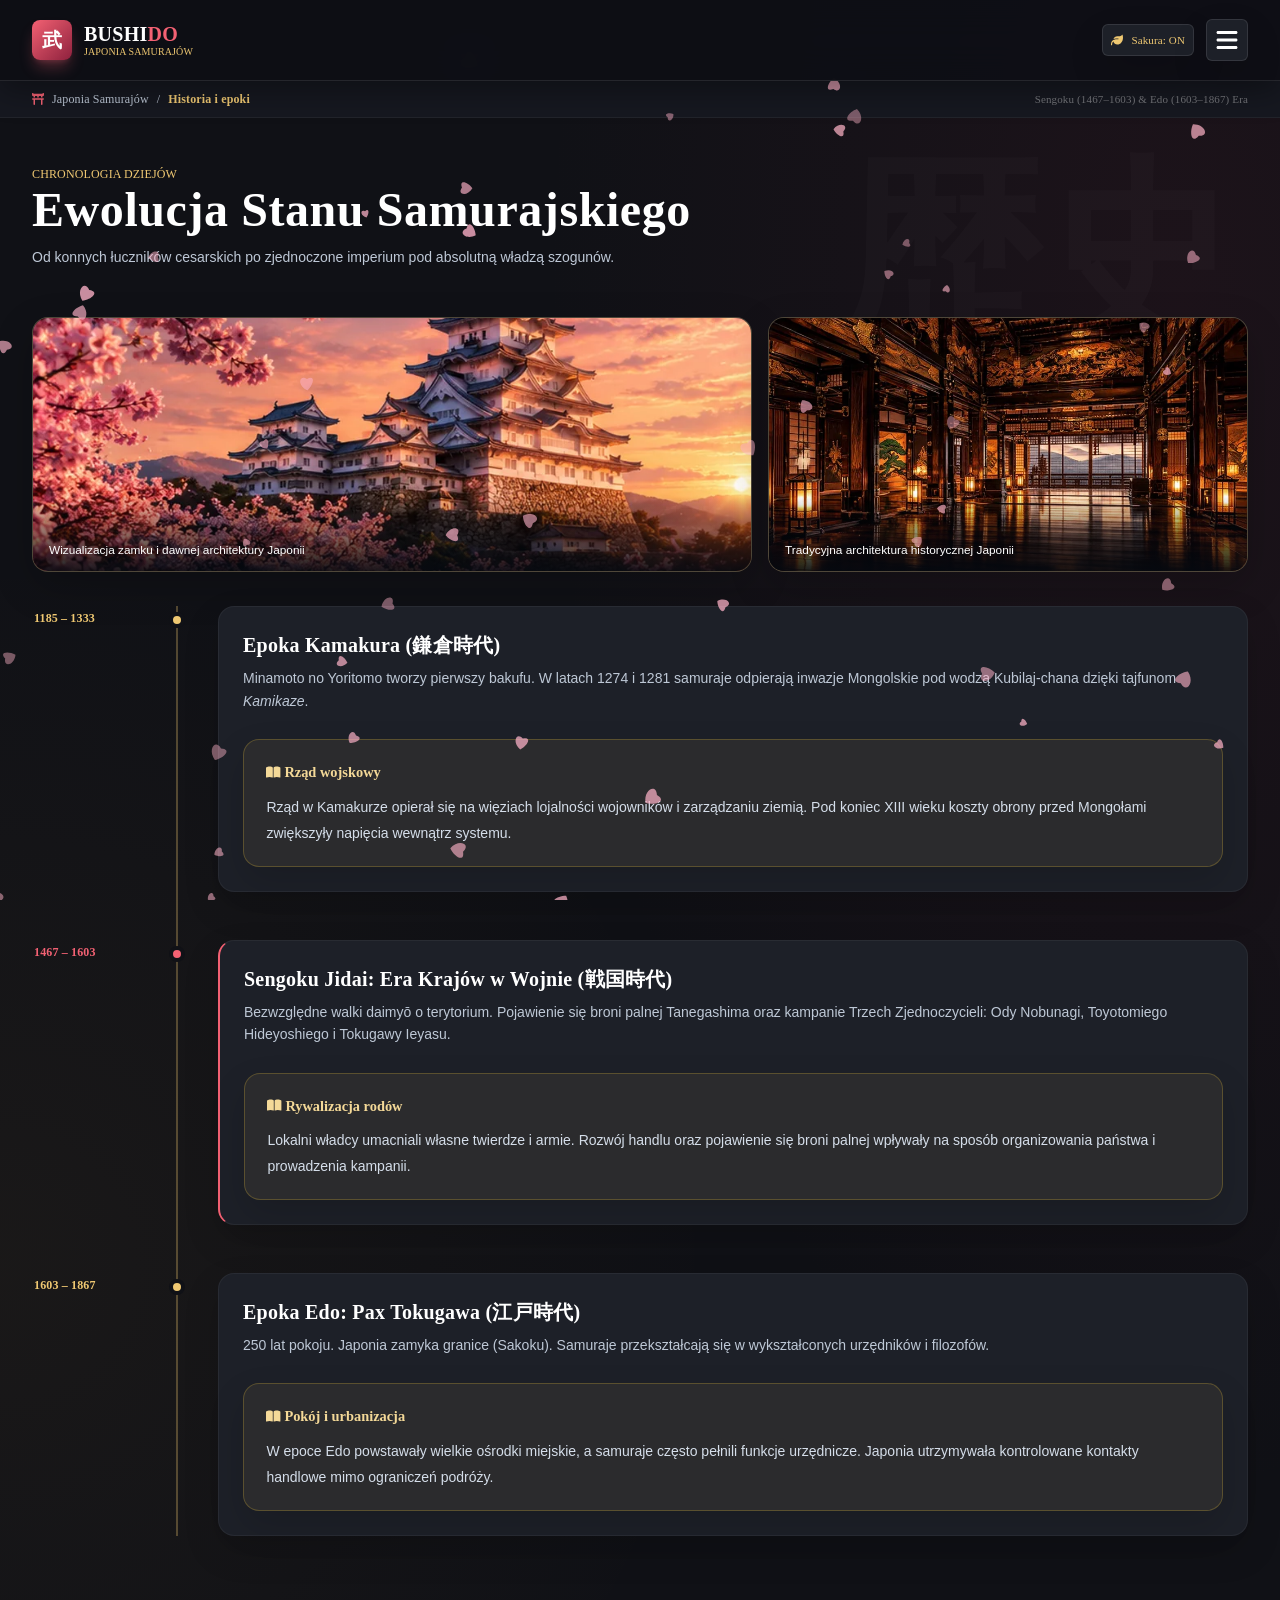
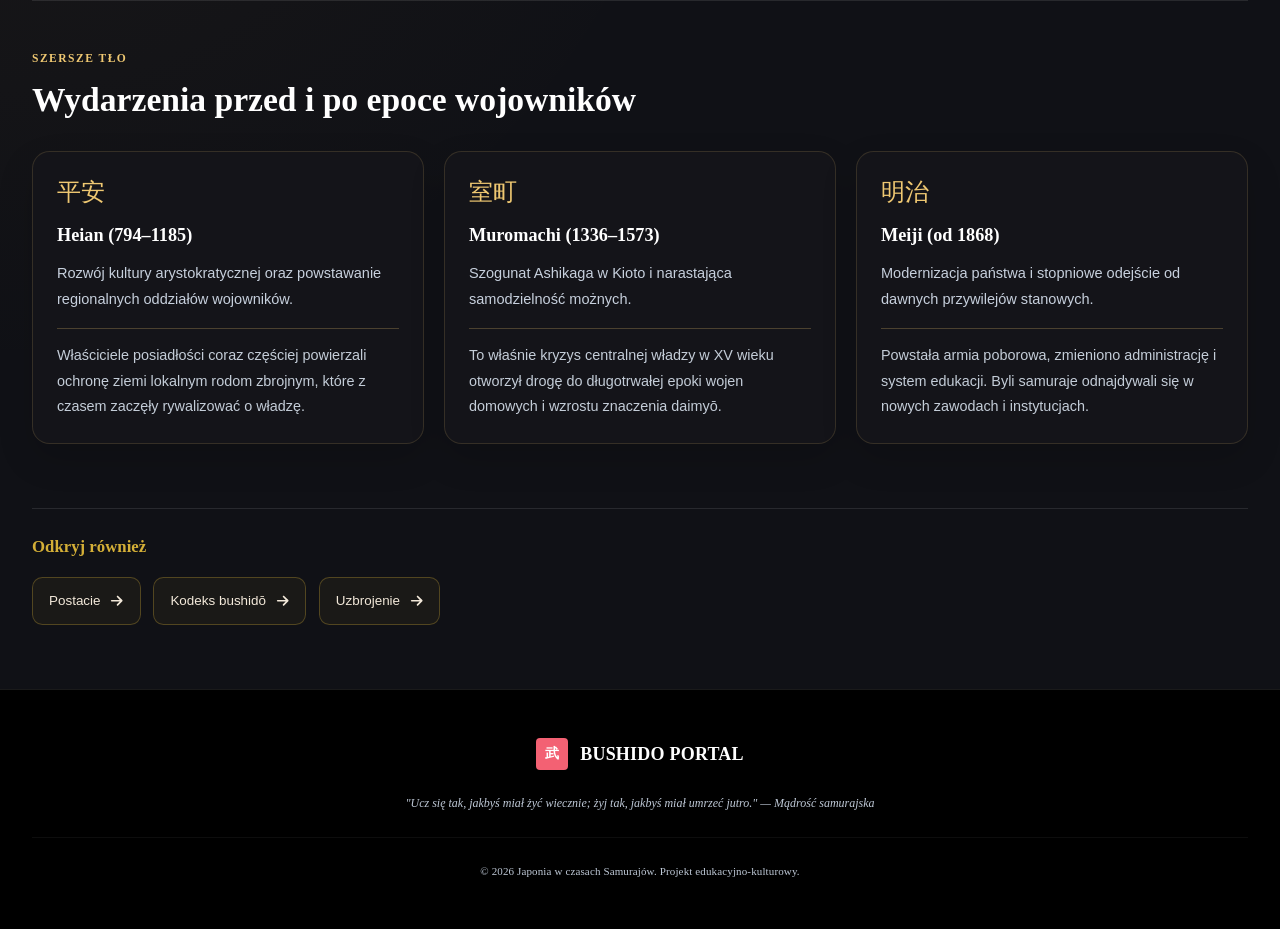
<file: history.html>
<!DOCTYPE html>

<html lang="pl"><head>
<meta charset="utf-8"/>
<meta content="width=device-width, initial-scale=1.0" name="viewport"/>
<title>Historia i epoki | BUSHIDO — Japonia Samurajów</title>
<!-- Tailwind CSS CDN -->
<!-- Google Fonts: Cinzel, Noto Serif JP, Inter -->
<!-- FontAwesome Icons -->
<link href="assets/tailwind-local.css" rel="stylesheet"/><link href="assets/style.css" rel="stylesheet"/><meta content="Historia i epoki: edukacyjna strona o historii, wojownikach i kulturze dawnej Japonii." name="description"/><meta content="#101319" name="theme-color"/></head><body class="washi-pattern antialiased selection:bg-samurai-red selection:text-white flex flex-col min-h-screen site-body"><a class="skip-link" href="#main-content">Przejdź do treści</a><canvas id="sakura-canvas"></canvas><header class="sticky top-0 z-50 bg-samurai-bg/95 backdrop-blur-md border-b border-white/10">
<div class="max-w-7xl mx-auto px-4 sm:px-6 lg:px-8 h-20 flex items-center justify-between">
<!-- Brand Logo -->
<a class="flex items-center space-x-3 group" href="index.html">
<span class="w-10 h-10 rounded-lg bg-gradient-to-br from-samurai-red to-samurai-crimson flex items-center justify-center text-white font-jp font-extrabold text-xl shadow-lg shadow-samurai-red/30 group-hover:scale-105 transition-transform">武</span>
<div>
<span class="font-cinzel text-xl font-bold tracking-widest text-white block">BUSHI<span class="text-samurai-red">DO</span></span>
<span class="text-[10px] tracking-widest text-samurai-gold uppercase block -mt-1 font-cinzel">Japonia Samurajów</span>
</div>
</a>
<!-- Desktop Links -->
<nav class="hidden xl:flex space-x-1 font-cinzel text-xs font-semibold tracking-wider desktop-nav">
<a class="nav-btn px-3 py-2 rounded-md transition-all text-samurai-text hover:text-samurai-gold hover:bg-white/5 inline-flex items-center" href="index.html" id="nav-home">Główna</a>
<a class="nav-btn px-3 py-2 rounded-md transition-all text-samurai-gold border border-samurai-gold/30 hover:bg-samurai-gold/20 flex items-center gap-1.5 inline-flex items-center" href="presentation.html" id="nav-presentation"><svg aria-hidden="true" class="site-icon text-[10px]" fill="currentColor" focusable="false" height="1em" viewBox="0 0 384 512" width="1em"><path d="M73 39c-14.8-9.1-33.4-9.4-48.5-.9S0 62.6 0 80L0 432c0 17.4 9.4 33.4 24.5 41.9s33.7 8.1 48.5-.9L361 297c14.3-8.7 23-24.2 23-41s-8.7-32.2-23-41L73 39z"></path></svg> Prezentacja (15 Slajdów)</a>
<a class="nav-btn px-3 py-2 rounded-md transition-all text-samurai-text hover:text-samurai-gold hover:bg-white/5 flex items-center gap-1.5 inline-flex items-center" href="popculture.html" id="nav-popculture"><svg aria-hidden="true" class="site-icon text-[10px] text-samurai-red" fill="currentColor" focusable="false" height="1em" viewBox="0 0 512 512" width="1em"><path d="M0 96C0 60.7 28.7 32 64 32l384 0c35.3 0 64 28.7 64 64l0 320c0 35.3-28.7 64-64 64L64 480c-35.3 0-64-28.7-64-64L0 96zM48 368l0 32c0 8.8 7.2 16 16 16l32 0c8.8 0 16-7.2 16-16l0-32c0-8.8-7.2-16-16-16l-32 0c-8.8 0-16 7.2-16 16zm368-16c-8.8 0-16 7.2-16 16l0 32c0 8.8 7.2 16 16 16l32 0c8.8 0 16-7.2 16-16l0-32c0-8.8-7.2-16-16-16l-32 0zM48 240l0 32c0 8.8 7.2 16 16 16l32 0c8.8 0 16-7.2 16-16l0-32c0-8.8-7.2-16-16-16l-32 0c-8.8 0-16 7.2-16 16zm368-16c-8.8 0-16 7.2-16 16l0 32c0 8.8 7.2 16 16 16l32 0c8.8 0 16-7.2 16-16l0-32c0-8.8-7.2-16-16-16l-32 0zM48 112l0 32c0 8.8 7.2 16 16 16l32 0c8.8 0 16-7.2 16-16l0-32c0-8.8-7.2-16-16-16L64 96c-8.8 0-16 7.2-16 16zM416 96c-8.8 0-16 7.2-16 16l0 32c0 8.8 7.2 16 16 16l32 0c8.8 0 16-7.2 16-16l0-32c0-8.8-7.2-16-16-16l-32 0zM160 128l0 64c0 17.7 14.3 32 32 32l128 0c17.7 0 32-14.3 32-32l0-64c0-17.7-14.3-32-32-32L192 96c-17.7 0-32 14.3-32 32zm32 160c-17.7 0-32 14.3-32 32l0 64c0 17.7 14.3 32 32 32l128 0c17.7 0 32-14.3 32-32l0-64c0-17.7-14.3-32-32-32l-128 0z"></path></svg> Popkultura</a>
<a aria-current="page" class="nav-btn px-3 py-2 rounded-md transition-all text-samurai-text hover:text-samurai-gold hover:bg-white/5 inline-flex items-center nav-current font-bold" href="history.html" id="nav-history">Historia &amp; Ery</a>
<a class="nav-btn px-3 py-2 rounded-md transition-all text-samurai-text hover:text-samurai-gold hover:bg-white/5 inline-flex items-center" href="bushido.html" id="nav-bushido">Kodeks Bushidō</a>
<a class="nav-btn px-3 py-2 rounded-md transition-all text-samurai-text hover:text-samurai-gold hover:bg-white/5 inline-flex items-center" href="arsenal.html" id="nav-arsenal">Uzbrojenie</a>
<a class="nav-btn px-3 py-2 rounded-md transition-all text-samurai-text hover:text-samurai-gold hover:bg-white/5 inline-flex items-center" href="warriors.html" id="nav-warriors">Postacie</a>
<a class="nav-btn px-3 py-2 rounded-md transition-all text-samurai-text hover:text-samurai-gold hover:bg-white/5 inline-flex items-center" href="culture.html" id="nav-culture">Kultura</a>
</nav>
<!-- Sakura Toggle & Mobile Menu Switcher -->
<div class="flex items-center space-x-3">
<button aria-label="Włącz lub wyłącz spadające płatki sakury" aria-pressed="true" class="p-2 rounded-md bg-samurai-card border border-white/10 text-samurai-gold hover:text-white hover:border-samurai-gold/50 transition-all text-xs flex items-center gap-2" id="toggle-sakura" title="Przełącz animację wiśni">
<svg aria-hidden="true" class="site-icon" fill="currentColor" focusable="false" height="1em" viewBox="0 0 512 512" width="1em"><path d="M272 96c-78.6 0-145.1 51.5-167.7 122.5c33.6-17 71.5-26.5 111.7-26.5l88 0c8.8 0 16 7.2 16 16s-7.2 16-16 16l-16 0-72 0s0 0 0 0c-16.6 0-32.7 1.9-48.3 5.4c-25.9 5.9-49.9 16.4-71.4 30.7c0 0 0 0 0 0C38.3 298.8 0 364.9 0 440l0 16c0 13.3 10.7 24 24 24s24-10.7 24-24l0-16c0-48.7 20.7-92.5 53.8-123.2C121.6 392.3 190.3 448 272 448l1 0c132.1-.7 239-130.9 239-291.4c0-42.6-7.5-83.1-21.1-119.6c-2.6-6.9-12.7-6.6-16.2-.1C455.9 72.1 418.7 96 376 96L272 96z"></path></svg>
<span class="hidden sm:inline text-[11px] font-cinzel">Sakura: ON</span>
</button>
<button aria-controls="mobile-menu" aria-expanded="false" aria-label="Otwórz menu" class="xl:hidden text-2xl text-white focus:outline-none p-2 rounded-md bg-samurai-card border border-white/10 menu-toggle" id="mobile-menu-btn">
<svg aria-hidden="true" class="site-icon" fill="currentColor" focusable="false" height="1em" viewBox="0 0 448 512" width="1em"><path d="M0 96C0 78.3 14.3 64 32 64l384 0c17.7 0 32 14.3 32 32s-14.3 32-32 32L32 128C14.3 128 0 113.7 0 96zM0 256c0-17.7 14.3-32 32-32l384 0c17.7 0 32 14.3 32 32s-14.3 32-32 32L32 288c-17.7 0-32-14.3-32-32zM448 416c0 17.7-14.3 32-32 32L32 448c-17.7 0-32-14.3-32-32s14.3-32 32-32l384 0c17.7 0 32 14.3 32 32z"></path></svg>
</button>
</div>
</div>
<!-- Mobile Drawer -->
<div class="hidden xl:hidden bg-samurai-card border-b border-white/10 px-6 py-4 space-y-2 font-cinzel text-sm" id="mobile-menu">
<a class="block w-full text-left text-samurai-text hover:text-samurai-gold py-2 border-b border-white/5 inline-flex items-center" href="index.html">Strona Główna</a>
<a class="block w-full text-left text-samurai-gold py-2 border-b border-white/5 inline-flex items-center" href="presentation.html"><svg aria-hidden="true" class="site-icon text-xs mr-2" fill="currentColor" focusable="false" height="1em" viewBox="0 0 384 512" width="1em"><path d="M73 39c-14.8-9.1-33.4-9.4-48.5-.9S0 62.6 0 80L0 432c0 17.4 9.4 33.4 24.5 41.9s33.7 8.1 48.5-.9L361 297c14.3-8.7 23-24.2 23-41s-8.7-32.2-23-41L73 39z"></path></svg>Interaktywna Prezentacja (15 Slajdów)</a>
<a class="block w-full text-left text-samurai-red py-2 border-b border-white/5 inline-flex items-center" href="popculture.html"><svg aria-hidden="true" class="site-icon text-xs mr-2" fill="currentColor" focusable="false" height="1em" viewBox="0 0 512 512" width="1em"><path d="M0 96C0 60.7 28.7 32 64 32l384 0c35.3 0 64 28.7 64 64l0 320c0 35.3-28.7 64-64 64L64 480c-35.3 0-64-28.7-64-64L0 96zM48 368l0 32c0 8.8 7.2 16 16 16l32 0c8.8 0 16-7.2 16-16l0-32c0-8.8-7.2-16-16-16l-32 0c-8.8 0-16 7.2-16 16zm368-16c-8.8 0-16 7.2-16 16l0 32c0 8.8 7.2 16 16 16l32 0c8.8 0 16-7.2 16-16l0-32c0-8.8-7.2-16-16-16l-32 0zM48 240l0 32c0 8.8 7.2 16 16 16l32 0c8.8 0 16-7.2 16-16l0-32c0-8.8-7.2-16-16-16l-32 0c-8.8 0-16 7.2-16 16zm368-16c-8.8 0-16 7.2-16 16l0 32c0 8.8 7.2 16 16 16l32 0c8.8 0 16-7.2 16-16l0-32c0-8.8-7.2-16-16-16l-32 0zM48 112l0 32c0 8.8 7.2 16 16 16l32 0c8.8 0 16-7.2 16-16l0-32c0-8.8-7.2-16-16-16L64 96c-8.8 0-16 7.2-16 16zM416 96c-8.8 0-16 7.2-16 16l0 32c0 8.8 7.2 16 16 16l32 0c8.8 0 16-7.2 16-16l0-32c0-8.8-7.2-16-16-16l-32 0zM160 128l0 64c0 17.7 14.3 32 32 32l128 0c17.7 0 32-14.3 32-32l0-64c0-17.7-14.3-32-32-32L192 96c-17.7 0-32 14.3-32 32zm32 160c-17.7 0-32 14.3-32 32l0 64c0 17.7 14.3 32 32 32l128 0c17.7 0 32-14.3 32-32l0-64c0-17.7-14.3-32-32-32l-128 0z"></path></svg>Popkultura (Gry, Filmy, Seriale)</a>
<a aria-current="page" class="block w-full text-left text-samurai-text hover:text-samurai-gold py-2 border-b border-white/5 inline-flex items-center nav-current font-bold" href="history.html">Historia i Ery</a>
<a class="block w-full text-left text-samurai-text hover:text-samurai-gold py-2 border-b border-white/5 inline-flex items-center" href="bushido.html">Kodeks Bushidō</a>
<a class="block w-full text-left text-samurai-text hover:text-samurai-gold py-2 border-b border-white/5 inline-flex items-center" href="arsenal.html">Broń i Uzbrojenie</a>
<a class="block w-full text-left text-samurai-text hover:text-samurai-gold py-2 border-b border-white/5 inline-flex items-center" href="warriors.html">Legendarne Postacie</a>
<a class="block w-full text-left text-samurai-text hover:text-samurai-gold py-2 inline-flex items-center" href="culture.html">Kultura i Życie</a>
</div>
</header><div class="bg-samurai-darkPaper border-b border-white/5 py-2.5 px-4 sm:px-6 lg:px-8">
<div class="max-w-7xl mx-auto flex items-center justify-between text-xs font-cinzel text-samurai-muted">
<div class="flex items-center space-x-2">
<svg aria-hidden="true" class="site-icon text-samurai-red" fill="currentColor" focusable="false" height="1em" viewBox="0 0 512 512" width="1em"><path d="M0 80c0 26.5 21.5 48 48 48l16 0 0 64 64 0 0-64 96 0 0 64 64 0 0-64 96 0 0 64 64 0 0-64 16 0c26.5 0 48-21.5 48-48l0-66.6C512 6 506 0 498.6 0c-1.7 0-3.4 .3-5 1l-49 19.6C425.7 28.1 405.5 32 385.2 32L126.8 32c-20.4 0-40.5-3.9-59.4-11.4L18.4 1c-1.6-.6-3.3-1-5-1C6 0 0 6 0 13.4L0 80zM64 288l0 192c0 17.7 14.3 32 32 32s32-14.3 32-32l0-192 256 0 0 192c0 17.7 14.3 32 32 32s32-14.3 32-32l0-192 32 0c17.7 0 32-14.3 32-32s-14.3-32-32-32L32 224c-17.7 0-32 14.3-32 32s14.3 32 32 32l32 0z"></path></svg>
<span>Japonia Samurajów</span>
<span>/</span>
<span class="text-samurai-gold font-semibold" id="breadcrumb-current">Historia i epoki</span>
</div>
<div class="hidden sm:block text-[11px] text-white/40" id="page-time-indicator">
                Sengoku (1467–1603) &amp; Edo (1603–1867) Era
            </div>
</div>
</div><main class="flex-grow relative" id="main-content"><section class="page-view max-w-7xl mx-auto px-4 sm:px-6 lg:px-8 py-12 active-view" id="view-history">
<div class="kanji-watermark top-10 right-10 text-[200px]">歴史</div>
<div class="mb-12">
<span class="text-samurai-gold font-cinzel text-xs uppercase tracking-widest block">Chronologia Dziejów</span>
<h1 class="font-cinzel text-3xl sm:text-5xl font-black text-white mt-1">Ewolucja Stanu Samurajskiego</h1>
<p class="text-samurai-muted text-sm mt-3 max-w-3xl leading-relaxed">
                    Od konnych łuczników cesarskich po zjednoczone imperium pod absolutną władzą szogunów.
                </p>
</div><div class="page-photo-banner"><figure class="feature-photo feature-photo-1 reveal-on-scroll"><img alt="Wizualizacja zamku i dawnej architektury Japonii" decoding="async" loading="eager" src="assets/images/zamek-sakura.webp"/><figcaption>Wizualizacja zamku i dawnej architektury Japonii</figcaption></figure><figure class="feature-photo feature-photo-2 reveal-on-scroll"><img alt="Tradycyjna architektura historycznej Japonii" decoding="async" loading="lazy" src="assets/images/palac-edo.webp"/><figcaption>Tradycyjna architektura historycznej Japonii</figcaption></figure></div>
<!-- Interaktywny Timeline -->
<div class="relative border-l-2 border-samurai-gold/30 ml-4 sm:ml-36 space-y-12">
<div class="relative pl-6 sm:pl-10">
<div class="absolute -left-[9px] top-1.5 w-4 h-4 rounded-full bg-samurai-gold border-4 border-samurai-bg"></div>
<div class="hidden sm:block absolute -left-36 top-1 font-cinzel text-xs font-bold text-samurai-gold">1185 – 1333</div>
<div class="bg-samurai-card p-6 rounded-2xl border border-white/5">
<h3 class="font-cinzel text-xl font-bold text-white mb-2">Epoka Kamakura (鎌倉時代)</h3>
<p class="text-samurai-muted text-sm leading-relaxed mb-4">Minamoto no Yoritomo tworzy pierwszy bakufu. W latach 1274 i 1281 samuraje odpierają inwazje Mongolskie pod wodzą Kubilaj-chana dzięki tajfunom <em>Kamikaze</em>.</p>
<div class="study-note reveal-on-scroll"><span class="study-note-title"><svg aria-hidden="true" class="site-icon" fill="currentColor" focusable="false" height="1em" viewBox="0 0 576 512" width="1em"><path d="M249.6 471.5c10.8 3.8 22.4-4.1 22.4-15.5l0-377.4c0-4.2-1.6-8.4-5-11C247.4 52 202.4 32 144 32C93.5 32 46.3 45.3 18.1 56.1C6.8 60.5 0 71.7 0 83.8L0 454.1c0 11.9 12.8 20.2 24.1 16.5C55.6 460.1 105.5 448 144 448c33.9 0 79 14 105.6 23.5zm76.8 0C353 462 398.1 448 432 448c38.5 0 88.4 12.1 119.9 22.6c11.3 3.8 24.1-4.6 24.1-16.5l0-370.3c0-12.1-6.8-23.3-18.1-27.6C529.7 45.3 482.5 32 432 32c-58.4 0-103.4 20-123 35.6c-3.3 2.6-5 6.8-5 11L304 456c0 11.4 11.7 19.3 22.4 15.5z"></path></svg> Rząd wojskowy</span><p>Rząd w Kamakurze opierał się na więziach lojalności wojowników i zarządzaniu ziemią. Pod koniec XIII wieku koszty obrony przed Mongołami zwiększyły napięcia wewnątrz systemu.</p></div></div>
</div>
<div class="relative pl-6 sm:pl-10">
<div class="absolute -left-[9px] top-1.5 w-4 h-4 rounded-full bg-samurai-red border-4 border-samurai-bg"></div>
<div class="hidden sm:block absolute -left-36 top-1 font-cinzel text-xs font-bold text-samurai-red">1467 – 1603</div>
<div class="bg-samurai-card p-6 rounded-2xl border border-white/5 border-l-2 border-l-samurai-red">
<h3 class="font-cinzel text-xl font-bold text-white mb-2">Sengoku Jidai: Era Krajów w Wojnie (戦国時代)</h3>
<p class="text-samurai-muted text-sm leading-relaxed mb-4">Bezwzględne walki daimyō o terytorium. Pojawienie się broni palnej Tanegashima oraz kampanie Trzech Zjednoczycieli: Ody Nobunagi, Toyotomiego Hideyoshiego i Tokugawy Ieyasu.</p>
<div class="study-note reveal-on-scroll"><span class="study-note-title"><svg aria-hidden="true" class="site-icon" fill="currentColor" focusable="false" height="1em" viewBox="0 0 576 512" width="1em"><path d="M249.6 471.5c10.8 3.8 22.4-4.1 22.4-15.5l0-377.4c0-4.2-1.6-8.4-5-11C247.4 52 202.4 32 144 32C93.5 32 46.3 45.3 18.1 56.1C6.8 60.5 0 71.7 0 83.8L0 454.1c0 11.9 12.8 20.2 24.1 16.5C55.6 460.1 105.5 448 144 448c33.9 0 79 14 105.6 23.5zm76.8 0C353 462 398.1 448 432 448c38.5 0 88.4 12.1 119.9 22.6c11.3 3.8 24.1-4.6 24.1-16.5l0-370.3c0-12.1-6.8-23.3-18.1-27.6C529.7 45.3 482.5 32 432 32c-58.4 0-103.4 20-123 35.6c-3.3 2.6-5 6.8-5 11L304 456c0 11.4 11.7 19.3 22.4 15.5z"></path></svg> Rywalizacja rodów</span><p>Lokalni władcy umacniali własne twierdze i armie. Rozwój handlu oraz pojawienie się broni palnej wpływały na sposób organizowania państwa i prowadzenia kampanii.</p></div></div>
</div>
<div class="relative pl-6 sm:pl-10">
<div class="absolute -left-[9px] top-1.5 w-4 h-4 rounded-full bg-samurai-gold border-4 border-samurai-bg"></div>
<div class="hidden sm:block absolute -left-36 top-1 font-cinzel text-xs font-bold text-samurai-gold">1603 – 1867</div>
<div class="bg-samurai-card p-6 rounded-2xl border border-white/5">
<h3 class="font-cinzel text-xl font-bold text-white mb-2">Epoka Edo: Pax Tokugawa (江戸時代)</h3>
<p class="text-samurai-muted text-sm leading-relaxed mb-4">250 lat pokoju. Japonia zamyka granice (Sakoku). Samuraje przekształcają się w wykształconych urzędników i filozofów.</p>
<div class="study-note reveal-on-scroll"><span class="study-note-title"><svg aria-hidden="true" class="site-icon" fill="currentColor" focusable="false" height="1em" viewBox="0 0 576 512" width="1em"><path d="M249.6 471.5c10.8 3.8 22.4-4.1 22.4-15.5l0-377.4c0-4.2-1.6-8.4-5-11C247.4 52 202.4 32 144 32C93.5 32 46.3 45.3 18.1 56.1C6.8 60.5 0 71.7 0 83.8L0 454.1c0 11.9 12.8 20.2 24.1 16.5C55.6 460.1 105.5 448 144 448c33.9 0 79 14 105.6 23.5zm76.8 0C353 462 398.1 448 432 448c38.5 0 88.4 12.1 119.9 22.6c11.3 3.8 24.1-4.6 24.1-16.5l0-370.3c0-12.1-6.8-23.3-18.1-27.6C529.7 45.3 482.5 32 432 32c-58.4 0-103.4 20-123 35.6c-3.3 2.6-5 6.8-5 11L304 456c0 11.4 11.7 19.3 22.4 15.5z"></path></svg> Pokój i urbanizacja</span><p>W epoce Edo powstawały wielkie ośrodki miejskie, a samuraje często pełnili funkcje urzędnicze. Japonia utrzymywała kontrolowane kontakty handlowe mimo ograniczeń podróży.</p></div></div>
</div>
</div>
<div class="content-section reveal-on-scroll"><div class="section-kicker">Szersze tło</div><h2 class="section-heading">Wydarzenia przed i po epoce wojowników</h2>
<div class="topic-grid"><article class="topic-card reveal-on-scroll"><span class="font-jp text-2xl text-samurai-gold block mb-3">平安</span><h3>Heian (794–1185)</h3><p>Rozwój kultury arystokratycznej oraz powstawanie regionalnych oddziałów wojowników.</p><p class="extended-description">Właściciele posiadłości coraz częściej powierzali ochronę ziemi lokalnym rodom zbrojnym, które z czasem zaczęły rywalizować o władzę.</p></article><article class="topic-card reveal-on-scroll"><span class="font-jp text-2xl text-samurai-gold block mb-3">室町</span><h3>Muromachi (1336–1573)</h3><p>Szogunat Ashikaga w Kioto i narastająca samodzielność możnych.</p><p class="extended-description">To właśnie kryzys centralnej władzy w XV wieku otworzył drogę do długotrwałej epoki wojen domowych i wzrostu znaczenia daimyō.</p></article><article class="topic-card reveal-on-scroll"><span class="font-jp text-2xl text-samurai-gold block mb-3">明治</span><h3>Meiji (od 1868)</h3><p>Modernizacja państwa i stopniowe odejście od dawnych przywilejów stanowych.</p><p class="extended-description">Powstała armia poborowa, zmieniono administrację i system edukacji. Byli samuraje odnajdywali się w nowych zawodach i instytucjach.</p></article></div></div><div class="related-nav"><h2>Odkryj również</h2><div class="related-links"><a class="related-link" href="warriors.html">Postacie <svg aria-hidden="true" class="site-icon" fill="currentColor" focusable="false" height="1em" viewBox="0 0 448 512" width="1em"><path d="M438.6 278.6c12.5-12.5 12.5-32.8 0-45.3l-160-160c-12.5-12.5-32.8-12.5-45.3 0s-12.5 32.8 0 45.3L338.8 224 32 224c-17.7 0-32 14.3-32 32s14.3 32 32 32l306.7 0L233.4 393.4c-12.5 12.5-12.5 32.8 0 45.3s32.8 12.5 45.3 0l160-160z"></path></svg></a><a class="related-link" href="bushido.html">Kodeks bushidō <svg aria-hidden="true" class="site-icon" fill="currentColor" focusable="false" height="1em" viewBox="0 0 448 512" width="1em"><path d="M438.6 278.6c12.5-12.5 12.5-32.8 0-45.3l-160-160c-12.5-12.5-32.8-12.5-45.3 0s-12.5 32.8 0 45.3L338.8 224 32 224c-17.7 0-32 14.3-32 32s14.3 32 32 32l306.7 0L233.4 393.4c-12.5 12.5-12.5 32.8 0 45.3s32.8 12.5 45.3 0l160-160z"></path></svg></a><a class="related-link" href="arsenal.html">Uzbrojenie <svg aria-hidden="true" class="site-icon" fill="currentColor" focusable="false" height="1em" viewBox="0 0 448 512" width="1em"><path d="M438.6 278.6c12.5-12.5 12.5-32.8 0-45.3l-160-160c-12.5-12.5-32.8-12.5-45.3 0s-12.5 32.8 0 45.3L338.8 224 32 224c-17.7 0-32 14.3-32 32s14.3 32 32 32l306.7 0L233.4 393.4c-12.5 12.5-12.5 32.8 0 45.3s32.8 12.5 45.3 0l160-160z"></path></svg></a></div></div></section></main><footer class="bg-black border-t border-white/10 py-12 mt-auto">
<div class="max-w-7xl mx-auto px-4 sm:px-6 lg:px-8 text-center space-y-6">
<div class="flex justify-center items-center space-x-3">
<span class="w-8 h-8 rounded bg-samurai-red flex items-center justify-center text-white font-jp font-bold text-sm">武</span>
<span class="font-cinzel text-lg font-bold tracking-widest text-white">BUSHIDO PORTAL</span>
</div>
<p class="font-jp text-xs text-samurai-muted max-w-2xl mx-auto italic leading-relaxed">
                "Ucz się tak, jakbyś miał żyć wiecznie; żyj tak, jakbyś miał umrzeć jutro." — Mądrość samurajska
            </p>
<div class="text-[11px] font-cinzel text-samurai-muted pt-6 border-t border-white/5">
                © 2026 Japonia w czasach Samurajów. Projekt edukacyjno-kulturowy.
            </div>
</div>
</footer><script defer="True" src="assets/app.js"></script><button aria-label="Wróć na początek strony" class="back-to-top" id="back-to-top" title="Wróć na górę" type="button">↑</button><div aria-hidden="true" id="scroll-progress"></div></body></html>
</file>
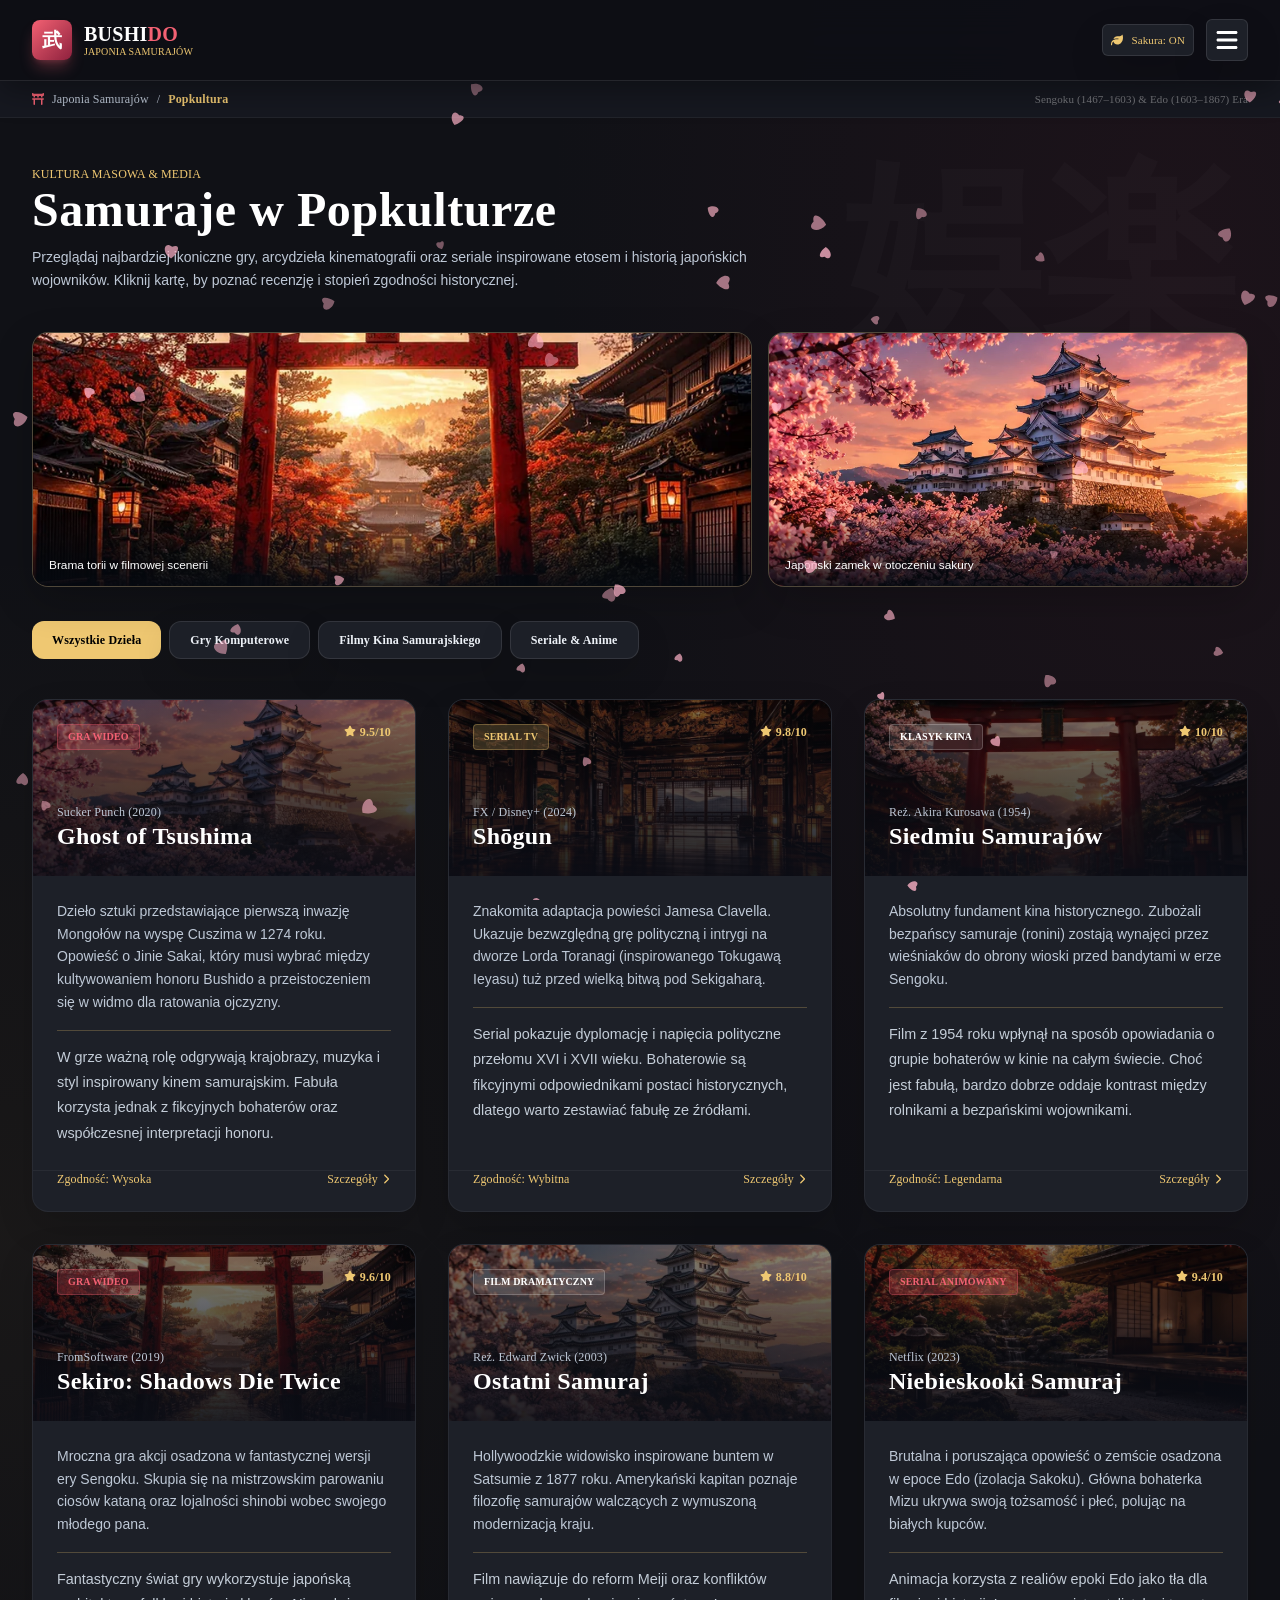
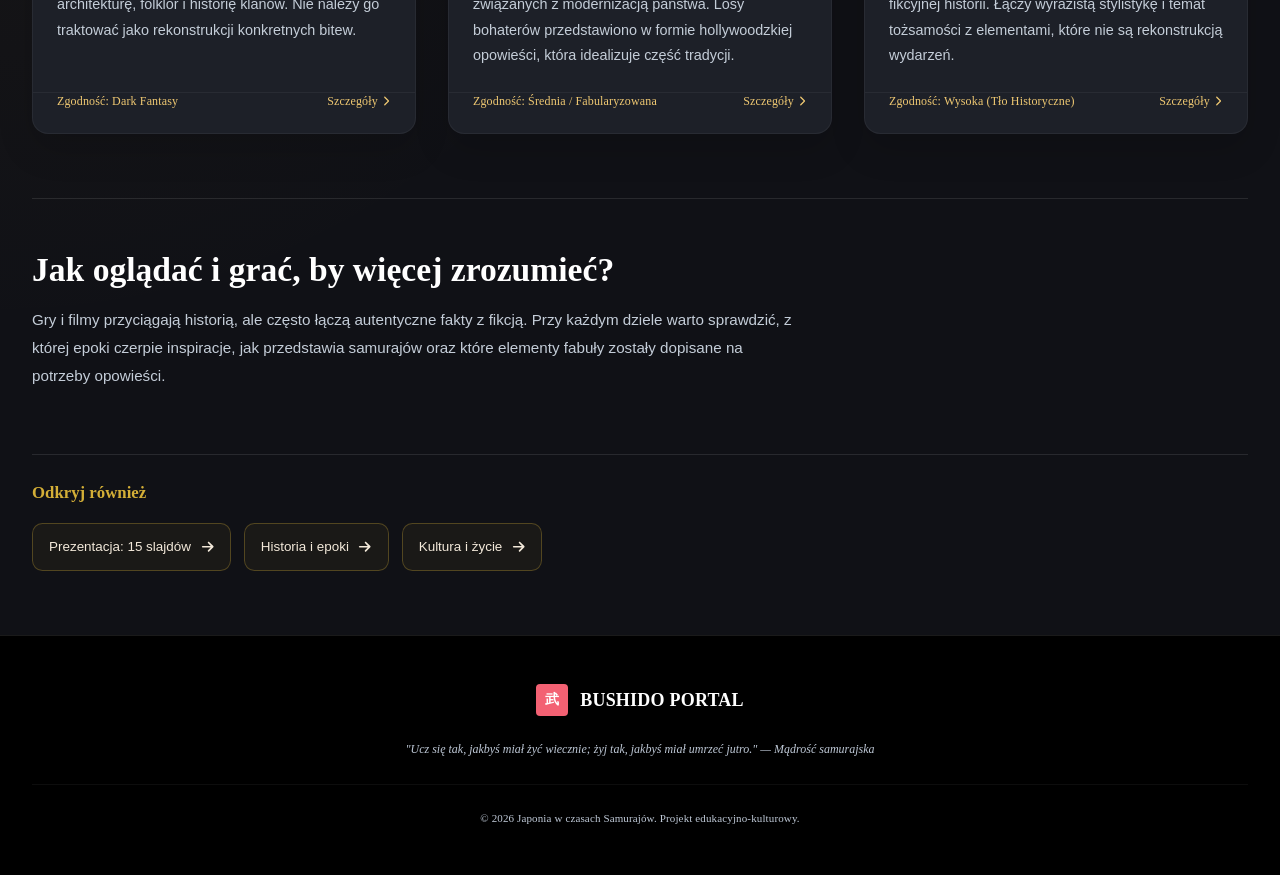
<file: popculture.html>
<!DOCTYPE html>

<html lang="pl"><head>
<meta charset="utf-8"/>
<meta content="width=device-width, initial-scale=1.0" name="viewport"/>
<title>Popkultura | BUSHIDO — Japonia Samurajów</title>
<!-- Tailwind CSS CDN -->
<!-- Google Fonts: Cinzel, Noto Serif JP, Inter -->
<!-- FontAwesome Icons -->
<link href="assets/tailwind-local.css" rel="stylesheet"/><link href="assets/style.css" rel="stylesheet"/><meta content="Popkultura: edukacyjna strona o historii, wojownikach i kulturze dawnej Japonii." name="description"/><meta content="#101319" name="theme-color"/></head><body class="washi-pattern antialiased selection:bg-samurai-red selection:text-white flex flex-col min-h-screen site-body"><a class="skip-link" href="#main-content">Przejdź do treści</a><canvas id="sakura-canvas"></canvas><header class="sticky top-0 z-50 bg-samurai-bg/95 backdrop-blur-md border-b border-white/10">
<div class="max-w-7xl mx-auto px-4 sm:px-6 lg:px-8 h-20 flex items-center justify-between">
<!-- Brand Logo -->
<a class="flex items-center space-x-3 group" href="index.html">
<span class="w-10 h-10 rounded-lg bg-gradient-to-br from-samurai-red to-samurai-crimson flex items-center justify-center text-white font-jp font-extrabold text-xl shadow-lg shadow-samurai-red/30 group-hover:scale-105 transition-transform">武</span>
<div>
<span class="font-cinzel text-xl font-bold tracking-widest text-white block">BUSHI<span class="text-samurai-red">DO</span></span>
<span class="text-[10px] tracking-widest text-samurai-gold uppercase block -mt-1 font-cinzel">Japonia Samurajów</span>
</div>
</a>
<!-- Desktop Links -->
<nav class="hidden xl:flex space-x-1 font-cinzel text-xs font-semibold tracking-wider desktop-nav">
<a class="nav-btn px-3 py-2 rounded-md transition-all text-samurai-text hover:text-samurai-gold hover:bg-white/5 inline-flex items-center" href="index.html" id="nav-home">Główna</a>
<a class="nav-btn px-3 py-2 rounded-md transition-all text-samurai-gold border border-samurai-gold/30 hover:bg-samurai-gold/20 flex items-center gap-1.5 inline-flex items-center" href="presentation.html" id="nav-presentation"><svg aria-hidden="true" class="site-icon text-[10px]" fill="currentColor" focusable="false" height="1em" viewbox="0 0 384 512" width="1em"><path d="M73 39c-14.8-9.1-33.4-9.4-48.5-.9S0 62.6 0 80L0 432c0 17.4 9.4 33.4 24.5 41.9s33.7 8.1 48.5-.9L361 297c14.3-8.7 23-24.2 23-41s-8.7-32.2-23-41L73 39z"></path></svg> Prezentacja (15 Slajdów)</a>
<a aria-current="page" class="nav-btn px-3 py-2 rounded-md transition-all text-samurai-text hover:text-samurai-gold hover:bg-white/5 flex items-center gap-1.5 inline-flex items-center nav-current font-bold" href="popculture.html" id="nav-popculture"><svg aria-hidden="true" class="site-icon text-[10px] text-samurai-red" fill="currentColor" focusable="false" height="1em" viewbox="0 0 512 512" width="1em"><path d="M0 96C0 60.7 28.7 32 64 32l384 0c35.3 0 64 28.7 64 64l0 320c0 35.3-28.7 64-64 64L64 480c-35.3 0-64-28.7-64-64L0 96zM48 368l0 32c0 8.8 7.2 16 16 16l32 0c8.8 0 16-7.2 16-16l0-32c0-8.8-7.2-16-16-16l-32 0c-8.8 0-16 7.2-16 16zm368-16c-8.8 0-16 7.2-16 16l0 32c0 8.8 7.2 16 16 16l32 0c8.8 0 16-7.2 16-16l0-32c0-8.8-7.2-16-16-16l-32 0zM48 240l0 32c0 8.8 7.2 16 16 16l32 0c8.8 0 16-7.2 16-16l0-32c0-8.8-7.2-16-16-16l-32 0c-8.8 0-16 7.2-16 16zm368-16c-8.8 0-16 7.2-16 16l0 32c0 8.8 7.2 16 16 16l32 0c8.8 0 16-7.2 16-16l0-32c0-8.8-7.2-16-16-16l-32 0zM48 112l0 32c0 8.8 7.2 16 16 16l32 0c8.8 0 16-7.2 16-16l0-32c0-8.8-7.2-16-16-16L64 96c-8.8 0-16 7.2-16 16zM416 96c-8.8 0-16 7.2-16 16l0 32c0 8.8 7.2 16 16 16l32 0c8.8 0 16-7.2 16-16l0-32c0-8.8-7.2-16-16-16l-32 0zM160 128l0 64c0 17.7 14.3 32 32 32l128 0c17.7 0 32-14.3 32-32l0-64c0-17.7-14.3-32-32-32L192 96c-17.7 0-32 14.3-32 32zm32 160c-17.7 0-32 14.3-32 32l0 64c0 17.7 14.3 32 32 32l128 0c17.7 0 32-14.3 32-32l0-64c0-17.7-14.3-32-32-32l-128 0z"></path></svg> Popkultura</a>
<a class="nav-btn px-3 py-2 rounded-md transition-all text-samurai-text hover:text-samurai-gold hover:bg-white/5 inline-flex items-center" href="history.html" id="nav-history">Historia &amp; Ery</a>
<a class="nav-btn px-3 py-2 rounded-md transition-all text-samurai-text hover:text-samurai-gold hover:bg-white/5 inline-flex items-center" href="bushido.html" id="nav-bushido">Kodeks Bushidō</a>
<a class="nav-btn px-3 py-2 rounded-md transition-all text-samurai-text hover:text-samurai-gold hover:bg-white/5 inline-flex items-center" href="arsenal.html" id="nav-arsenal">Uzbrojenie</a>
<a class="nav-btn px-3 py-2 rounded-md transition-all text-samurai-text hover:text-samurai-gold hover:bg-white/5 inline-flex items-center" href="warriors.html" id="nav-warriors">Postacie</a>
<a class="nav-btn px-3 py-2 rounded-md transition-all text-samurai-text hover:text-samurai-gold hover:bg-white/5 inline-flex items-center" href="culture.html" id="nav-culture">Kultura</a>
</nav>
<!-- Sakura Toggle & Mobile Menu Switcher -->
<div class="flex items-center space-x-3">
<button aria-label="Włącz lub wyłącz spadające płatki sakury" aria-pressed="true" class="p-2 rounded-md bg-samurai-card border border-white/10 text-samurai-gold hover:text-white hover:border-samurai-gold/50 transition-all text-xs flex items-center gap-2" id="toggle-sakura" title="Przełącz animację wiśni">
<svg aria-hidden="true" class="site-icon" fill="currentColor" focusable="false" height="1em" viewbox="0 0 512 512" width="1em"><path d="M272 96c-78.6 0-145.1 51.5-167.7 122.5c33.6-17 71.5-26.5 111.7-26.5l88 0c8.8 0 16 7.2 16 16s-7.2 16-16 16l-16 0-72 0s0 0 0 0c-16.6 0-32.7 1.9-48.3 5.4c-25.9 5.9-49.9 16.4-71.4 30.7c0 0 0 0 0 0C38.3 298.8 0 364.9 0 440l0 16c0 13.3 10.7 24 24 24s24-10.7 24-24l0-16c0-48.7 20.7-92.5 53.8-123.2C121.6 392.3 190.3 448 272 448l1 0c132.1-.7 239-130.9 239-291.4c0-42.6-7.5-83.1-21.1-119.6c-2.6-6.9-12.7-6.6-16.2-.1C455.9 72.1 418.7 96 376 96L272 96z"></path></svg>
<span class="hidden sm:inline text-[11px] font-cinzel">Sakura: ON</span>
</button>
<button aria-controls="mobile-menu" aria-expanded="false" aria-label="Otwórz menu" class="xl:hidden text-2xl text-white focus:outline-none p-2 rounded-md bg-samurai-card border border-white/10 menu-toggle" id="mobile-menu-btn">
<svg aria-hidden="true" class="site-icon" fill="currentColor" focusable="false" height="1em" viewbox="0 0 448 512" width="1em"><path d="M0 96C0 78.3 14.3 64 32 64l384 0c17.7 0 32 14.3 32 32s-14.3 32-32 32L32 128C14.3 128 0 113.7 0 96zM0 256c0-17.7 14.3-32 32-32l384 0c17.7 0 32 14.3 32 32s-14.3 32-32 32L32 288c-17.7 0-32-14.3-32-32zM448 416c0 17.7-14.3 32-32 32L32 448c-17.7 0-32-14.3-32-32s14.3-32 32-32l384 0c17.7 0 32 14.3 32 32z"></path></svg>
</button>
</div>
</div>
<!-- Mobile Drawer -->
<div class="hidden xl:hidden bg-samurai-card border-b border-white/10 px-6 py-4 space-y-2 font-cinzel text-sm" id="mobile-menu">
<a class="block w-full text-left text-samurai-text hover:text-samurai-gold py-2 border-b border-white/5 inline-flex items-center" href="index.html">Strona Główna</a>
<a class="block w-full text-left text-samurai-gold py-2 border-b border-white/5 inline-flex items-center" href="presentation.html"><svg aria-hidden="true" class="site-icon text-xs mr-2" fill="currentColor" focusable="false" height="1em" viewbox="0 0 384 512" width="1em"><path d="M73 39c-14.8-9.1-33.4-9.4-48.5-.9S0 62.6 0 80L0 432c0 17.4 9.4 33.4 24.5 41.9s33.7 8.1 48.5-.9L361 297c14.3-8.7 23-24.2 23-41s-8.7-32.2-23-41L73 39z"></path></svg>Interaktywna Prezentacja (15 Slajdów)</a>
<a aria-current="page" class="block w-full text-left text-samurai-red py-2 border-b border-white/5 inline-flex items-center nav-current font-bold" href="popculture.html"><svg aria-hidden="true" class="site-icon text-xs mr-2" fill="currentColor" focusable="false" height="1em" viewbox="0 0 512 512" width="1em"><path d="M0 96C0 60.7 28.7 32 64 32l384 0c35.3 0 64 28.7 64 64l0 320c0 35.3-28.7 64-64 64L64 480c-35.3 0-64-28.7-64-64L0 96zM48 368l0 32c0 8.8 7.2 16 16 16l32 0c8.8 0 16-7.2 16-16l0-32c0-8.8-7.2-16-16-16l-32 0c-8.8 0-16 7.2-16 16zm368-16c-8.8 0-16 7.2-16 16l0 32c0 8.8 7.2 16 16 16l32 0c8.8 0 16-7.2 16-16l0-32c0-8.8-7.2-16-16-16l-32 0zM48 240l0 32c0 8.8 7.2 16 16 16l32 0c8.8 0 16-7.2 16-16l0-32c0-8.8-7.2-16-16-16l-32 0c-8.8 0-16 7.2-16 16zm368-16c-8.8 0-16 7.2-16 16l0 32c0 8.8 7.2 16 16 16l32 0c8.8 0 16-7.2 16-16l0-32c0-8.8-7.2-16-16-16l-32 0zM48 112l0 32c0 8.8 7.2 16 16 16l32 0c8.8 0 16-7.2 16-16l0-32c0-8.8-7.2-16-16-16L64 96c-8.8 0-16 7.2-16 16zM416 96c-8.8 0-16 7.2-16 16l0 32c0 8.8 7.2 16 16 16l32 0c8.8 0 16-7.2 16-16l0-32c0-8.8-7.2-16-16-16l-32 0zM160 128l0 64c0 17.7 14.3 32 32 32l128 0c17.7 0 32-14.3 32-32l0-64c0-17.7-14.3-32-32-32L192 96c-17.7 0-32 14.3-32 32zm32 160c-17.7 0-32 14.3-32 32l0 64c0 17.7 14.3 32 32 32l128 0c17.7 0 32-14.3 32-32l0-64c0-17.7-14.3-32-32-32l-128 0z"></path></svg>Popkultura (Gry, Filmy, Seriale)</a>
<a class="block w-full text-left text-samurai-text hover:text-samurai-gold py-2 border-b border-white/5 inline-flex items-center" href="history.html">Historia i Ery</a>
<a class="block w-full text-left text-samurai-text hover:text-samurai-gold py-2 border-b border-white/5 inline-flex items-center" href="bushido.html">Kodeks Bushidō</a>
<a class="block w-full text-left text-samurai-text hover:text-samurai-gold py-2 border-b border-white/5 inline-flex items-center" href="arsenal.html">Broń i Uzbrojenie</a>
<a class="block w-full text-left text-samurai-text hover:text-samurai-gold py-2 border-b border-white/5 inline-flex items-center" href="warriors.html">Legendarne Postacie</a>
<a class="block w-full text-left text-samurai-text hover:text-samurai-gold py-2 inline-flex items-center" href="culture.html">Kultura i Życie</a>
</div>
</header><div class="bg-samurai-darkPaper border-b border-white/5 py-2.5 px-4 sm:px-6 lg:px-8">
<div class="max-w-7xl mx-auto flex items-center justify-between text-xs font-cinzel text-samurai-muted">
<div class="flex items-center space-x-2">
<svg aria-hidden="true" class="site-icon text-samurai-red" fill="currentColor" focusable="false" height="1em" viewbox="0 0 512 512" width="1em"><path d="M0 80c0 26.5 21.5 48 48 48l16 0 0 64 64 0 0-64 96 0 0 64 64 0 0-64 96 0 0 64 64 0 0-64 16 0c26.5 0 48-21.5 48-48l0-66.6C512 6 506 0 498.6 0c-1.7 0-3.4 .3-5 1l-49 19.6C425.7 28.1 405.5 32 385.2 32L126.8 32c-20.4 0-40.5-3.9-59.4-11.4L18.4 1c-1.6-.6-3.3-1-5-1C6 0 0 6 0 13.4L0 80zM64 288l0 192c0 17.7 14.3 32 32 32s32-14.3 32-32l0-192 256 0 0 192c0 17.7 14.3 32 32 32s32-14.3 32-32l0-192 32 0c17.7 0 32-14.3 32-32s-14.3-32-32-32L32 224c-17.7 0-32 14.3-32 32s14.3 32 32 32l32 0z"></path></svg>
<span>Japonia Samurajów</span>
<span>/</span>
<span class="text-samurai-gold font-semibold" id="breadcrumb-current">Popkultura</span>
</div>
<div class="hidden sm:block text-[11px] text-white/40" id="page-time-indicator">
                Sengoku (1467–1603) &amp; Edo (1603–1867) Era
            </div>
</div>
</div><main class="flex-grow relative" id="main-content"><section class="page-view max-w-7xl mx-auto px-4 sm:px-6 lg:px-8 py-12 active-view" id="view-popculture">
<div class="kanji-watermark top-10 right-10 text-[200px]">娯楽</div>
<div class="mb-10">
<span class="text-samurai-gold font-cinzel text-xs uppercase tracking-widest block">Kultura Masowa &amp; Media</span>
<h1 class="font-cinzel text-3xl sm:text-5xl font-black text-white mt-1">Samuraje w Popkulturze</h1>
<p class="text-samurai-muted text-sm mt-3 max-w-3xl leading-relaxed">
                    Przeglądaj najbardziej ikoniczne gry, arcydzieła kinematografii oraz seriale inspirowane etosem i historią japońskich wojowników. Kliknij kartę, by poznać recenzję i stopień zgodności historycznej.
                </p>
</div><div class="page-photo-banner"><figure class="feature-photo feature-photo-1 reveal-on-scroll"><img alt="Brama torii w filmowej scenerii" decoding="async" loading="eager" src="assets/images/brama-torii.webp"/><figcaption>Brama torii w filmowej scenerii</figcaption></figure><figure class="feature-photo feature-photo-2 reveal-on-scroll"><img alt="Japoński zamek w otoczeniu sakury" decoding="async" loading="lazy" src="assets/images/zamek-sakura.webp"/><figcaption>Japoński zamek w otoczeniu sakury</figcaption></figure></div>
<!-- Filter Buttons -->
<div class="flex flex-wrap gap-2 mb-10 font-cinzel text-xs font-semibold">
<button class="pop-filter-btn px-5 py-2.5 rounded-xl bg-samurai-gold text-black font-bold transition-all" id="pop-filter-all" onclick="filterPopculture('all')">Wszystkie Dzieła</button>
<button class="pop-filter-btn px-5 py-2.5 rounded-xl bg-samurai-card border border-white/10 text-samurai-text hover:border-samurai-gold transition-all" id="pop-filter-game" onclick="filterPopculture('game')">Gry Komputerowe</button>
<button class="pop-filter-btn px-5 py-2.5 rounded-xl bg-samurai-card border border-white/10 text-samurai-text hover:border-samurai-gold transition-all" id="pop-filter-movie" onclick="filterPopculture('movie')">Filmy Kina Samurajskiego</button>
<button class="pop-filter-btn px-5 py-2.5 rounded-xl bg-samurai-card border border-white/10 text-samurai-text hover:border-samurai-gold transition-all" id="pop-filter-series" onclick="filterPopculture('series')">Seriale &amp; Anime</button>
</div>
<!-- Grid Popkultury -->
<div class="grid grid-cols-1 md:grid-cols-2 lg:grid-cols-3 gap-8" id="popculture-grid">
<!-- GHOST OF TSUSHIMA (GAME) -->
<div aria-label="Otwórz szczegóły: Ghost of Tsushima" class="pop-card bg-samurai-card rounded-2xl overflow-hidden border border-white/5 hover:border-samurai-red/50 hover-glow cursor-pointer transition-all flex flex-col justify-between reveal-on-scroll" data-type="game" onclick="openPopModal('got')" onkeydown='if(event.key==="Enter" || event.key===" "){event.preventDefault();this.click()}' role="button" tabindex="0">
<div>
<div class="h-44 bg-[#1a1a24] p-6 relative flex flex-col justify-between pop-art-header"><img alt="" class="pop-card-art" decoding="async" loading="lazy" src="assets/images/zamek-sakura.webp"/>
<div class="flex justify-between items-start">
<span class="bg-samurai-red/20 text-samurai-red border border-samurai-red/30 px-2.5 py-1 rounded text-[10px] font-cinzel font-bold uppercase">Gra Wideo</span>
<span class="text-samurai-gold font-bold text-xs font-cinzel"><svg aria-hidden="true" class="site-icon mr-1" fill="currentColor" focusable="false" height="1em" viewbox="0 0 576 512" width="1em"><path d="M316.9 18C311.6 7 300.4 0 288.1 0s-23.4 7-28.8 18L195 150.3 51.4 171.5c-12 1.8-22 10.2-25.7 21.7s-.7 24.2 7.9 32.7L137.8 329 113.2 474.7c-2 12 3 24.2 12.9 31.3s23 8 33.8 2.3l128.3-68.5 128.3 68.5c10.8 5.7 23.9 4.9 33.8-2.3s14.9-19.3 12.9-31.3L438.5 329 542.7 225.9c8.6-8.5 11.7-21.2 7.9-32.7s-13.7-19.9-25.7-21.7L381.2 150.3 316.9 18z"></path></svg>9.5/10</span>
</div>
<div>
<span class="text-xs text-samurai-muted font-cinzel block">Sucker Punch (2020)</span>
<h3 class="font-cinzel text-2xl font-bold text-white">Ghost of Tsushima</h3>
</div>
</div>
<div class="p-6">
<p class="text-samurai-muted text-sm leading-relaxed mb-4">
                                Dzieło sztuki przedstawiające pierwszą inwazję Mongołów na wyspę Cuszima w 1274 roku. Opowieść o Jinie Sakai, który musi wybrać między kultywowaniem honoru Bushido a przeistoczeniem się w widmo dla ratowania ojczyzny.
                            </p><p class="extended-description">W grze ważną rolę odgrywają krajobrazy, muzyka i styl inspirowany kinem samurajskim. Fabuła korzysta jednak z fikcyjnych bohaterów oraz współczesnej interpretacji honoru.</p>
</div>
</div>
<div class="px-6 pb-6 pt-0 border-t border-white/5 flex items-center justify-between text-xs font-cinzel text-samurai-gold">
<span>Zgodność: Wysoka</span>
<span class="hover:underline">Szczegóły <svg aria-hidden="true" class="site-icon text-[10px]" fill="currentColor" focusable="false" height="1em" viewbox="0 0 320 512" width="1em"><path d="M310.6 233.4c12.5 12.5 12.5 32.8 0 45.3l-192 192c-12.5 12.5-32.8 12.5-45.3 0s-12.5-32.8 0-45.3L242.7 256 73.4 86.6c-12.5-12.5-12.5-32.8 0-45.3s32.8-12.5 45.3 0l192 192z"></path></svg></span>
</div>
</div>
<!-- SHOGUN 2024 (SERIES) -->
<div aria-label="Otwórz szczegóły: Shōgun" class="pop-card bg-samurai-card rounded-2xl overflow-hidden border border-white/5 hover:border-samurai-gold/50 hover-glow cursor-pointer transition-all flex flex-col justify-between reveal-on-scroll" data-type="series" onclick="openPopModal('shogun2024')" onkeydown='if(event.key==="Enter" || event.key===" "){event.preventDefault();this.click()}' role="button" tabindex="0">
<div>
<div class="h-44 bg-[#1a1a24] p-6 relative flex flex-col justify-between pop-art-header"><img alt="" class="pop-card-art" decoding="async" loading="lazy" src="assets/images/palac-edo.webp"/>
<div class="flex justify-between items-start">
<span class="bg-samurai-gold/20 text-samurai-gold border border-samurai-gold/30 px-2.5 py-1 rounded text-[10px] font-cinzel font-bold uppercase">Serial TV</span>
<span class="text-samurai-gold font-bold text-xs font-cinzel"><svg aria-hidden="true" class="site-icon mr-1" fill="currentColor" focusable="false" height="1em" viewbox="0 0 576 512" width="1em"><path d="M316.9 18C311.6 7 300.4 0 288.1 0s-23.4 7-28.8 18L195 150.3 51.4 171.5c-12 1.8-22 10.2-25.7 21.7s-.7 24.2 7.9 32.7L137.8 329 113.2 474.7c-2 12 3 24.2 12.9 31.3s23 8 33.8 2.3l128.3-68.5 128.3 68.5c10.8 5.7 23.9 4.9 33.8-2.3s14.9-19.3 12.9-31.3L438.5 329 542.7 225.9c8.6-8.5 11.7-21.2 7.9-32.7s-13.7-19.9-25.7-21.7L381.2 150.3 316.9 18z"></path></svg>9.8/10</span>
</div>
<div>
<span class="text-xs text-samurai-muted font-cinzel block">FX / Disney+ (2024)</span>
<h3 class="font-cinzel text-2xl font-bold text-white">Shōgun</h3>
</div>
</div>
<div class="p-6">
<p class="text-samurai-muted text-sm leading-relaxed mb-4">
                                Znakomita adaptacja powieści Jamesa Clavella. Ukazuje bezwzględną grę polityczną i intrygi na dworze Lorda Toranagi (inspirowanego Tokugawą Ieyasu) tuż przed wielką bitwą pod Sekigaharą.
                            </p><p class="extended-description">Serial pokazuje dyplomację i napięcia polityczne przełomu XVI i XVII wieku. Bohaterowie są fikcyjnymi odpowiednikami postaci historycznych, dlatego warto zestawiać fabułę ze źródłami.</p>
</div>
</div>
<div class="px-6 pb-6 pt-0 border-t border-white/5 flex items-center justify-between text-xs font-cinzel text-samurai-gold">
<span>Zgodność: Wybitna</span>
<span class="hover:underline">Szczegóły <svg aria-hidden="true" class="site-icon text-[10px]" fill="currentColor" focusable="false" height="1em" viewbox="0 0 320 512" width="1em"><path d="M310.6 233.4c12.5 12.5 12.5 32.8 0 45.3l-192 192c-12.5 12.5-32.8 12.5-45.3 0s-12.5-32.8 0-45.3L242.7 256 73.4 86.6c-12.5-12.5-12.5-32.8 0-45.3s32.8-12.5 45.3 0l192 192z"></path></svg></span>
</div>
</div>
<!-- SEVEN SAMURAI (MOVIE) -->
<div aria-label="Otwórz szczegóły: Siedmiu Samurajów" class="pop-card bg-samurai-card rounded-2xl overflow-hidden border border-white/5 hover:border-samurai-gold/50 hover-glow cursor-pointer transition-all flex flex-col justify-between reveal-on-scroll" data-type="movie" onclick="openPopModal('sevensamurai')" onkeydown='if(event.key==="Enter" || event.key===" "){event.preventDefault();this.click()}' role="button" tabindex="0">
<div>
<div class="h-44 bg-[#1a1a24] p-6 relative flex flex-col justify-between pop-art-header"><img alt="" class="pop-card-art" decoding="async" loading="lazy" src="assets/images/swiatynia.webp"/>
<div class="flex justify-between items-start">
<span class="bg-white/10 text-white border border-white/20 px-2.5 py-1 rounded text-[10px] font-cinzel font-bold uppercase">Klasyk Kina</span>
<span class="text-samurai-gold font-bold text-xs font-cinzel"><svg aria-hidden="true" class="site-icon mr-1" fill="currentColor" focusable="false" height="1em" viewbox="0 0 576 512" width="1em"><path d="M316.9 18C311.6 7 300.4 0 288.1 0s-23.4 7-28.8 18L195 150.3 51.4 171.5c-12 1.8-22 10.2-25.7 21.7s-.7 24.2 7.9 32.7L137.8 329 113.2 474.7c-2 12 3 24.2 12.9 31.3s23 8 33.8 2.3l128.3-68.5 128.3 68.5c10.8 5.7 23.9 4.9 33.8-2.3s14.9-19.3 12.9-31.3L438.5 329 542.7 225.9c8.6-8.5 11.7-21.2 7.9-32.7s-13.7-19.9-25.7-21.7L381.2 150.3 316.9 18z"></path></svg>10/10</span>
</div>
<div>
<span class="text-xs text-samurai-muted font-cinzel block">Reż. Akira Kurosawa (1954)</span>
<h3 class="font-cinzel text-2xl font-bold text-white">Siedmiu Samurajów</h3>
</div>
</div>
<div class="p-6">
<p class="text-samurai-muted text-sm leading-relaxed mb-4">
                                Absolutny fundament kina historycznego. Zubożali bezpańscy samuraje (ronini) zostają wynajęci przez wieśniaków do obrony wioski przed bandytami w erze Sengoku.
                            </p><p class="extended-description">Film z 1954 roku wpłynął na sposób opowiadania o grupie bohaterów w kinie na całym świecie. Choć jest fabułą, bardzo dobrze oddaje kontrast między rolnikami a bezpańskimi wojownikami.</p>
</div>
</div>
<div class="px-6 pb-6 pt-0 border-t border-white/5 flex items-center justify-between text-xs font-cinzel text-samurai-gold">
<span>Zgodność: Legendarna</span>
<span class="hover:underline">Szczegóły <svg aria-hidden="true" class="site-icon text-[10px]" fill="currentColor" focusable="false" height="1em" viewbox="0 0 320 512" width="1em"><path d="M310.6 233.4c12.5 12.5 12.5 32.8 0 45.3l-192 192c-12.5 12.5-32.8 12.5-45.3 0s-12.5-32.8 0-45.3L242.7 256 73.4 86.6c-12.5-12.5-12.5-32.8 0-45.3s32.8-12.5 45.3 0l192 192z"></path></svg></span>
</div>
</div>
<!-- SEKIRO: SHADOWS DIE TWICE (GAME) -->
<div aria-label="Otwórz szczegóły: Sekiro: Shadows Die Twice" class="pop-card bg-samurai-card rounded-2xl overflow-hidden border border-white/5 hover:border-samurai-red/50 hover-glow cursor-pointer transition-all flex flex-col justify-between reveal-on-scroll" data-type="game" onclick="openPopModal('sekiro')" onkeydown='if(event.key==="Enter" || event.key===" "){event.preventDefault();this.click()}' role="button" tabindex="0">
<div>
<div class="h-44 bg-[#1a1a24] p-6 relative flex flex-col justify-between pop-art-header"><img alt="" class="pop-card-art" decoding="async" loading="lazy" src="assets/images/brama-torii.webp"/>
<div class="flex justify-between items-start">
<span class="bg-samurai-red/20 text-samurai-red border border-samurai-red/30 px-2.5 py-1 rounded text-[10px] font-cinzel font-bold uppercase">Gra Wideo</span>
<span class="text-samurai-gold font-bold text-xs font-cinzel"><svg aria-hidden="true" class="site-icon mr-1" fill="currentColor" focusable="false" height="1em" viewbox="0 0 576 512" width="1em"><path d="M316.9 18C311.6 7 300.4 0 288.1 0s-23.4 7-28.8 18L195 150.3 51.4 171.5c-12 1.8-22 10.2-25.7 21.7s-.7 24.2 7.9 32.7L137.8 329 113.2 474.7c-2 12 3 24.2 12.9 31.3s23 8 33.8 2.3l128.3-68.5 128.3 68.5c10.8 5.7 23.9 4.9 33.8-2.3s14.9-19.3 12.9-31.3L438.5 329 542.7 225.9c8.6-8.5 11.7-21.2 7.9-32.7s-13.7-19.9-25.7-21.7L381.2 150.3 316.9 18z"></path></svg>9.6/10</span>
</div>
<div>
<span class="text-xs text-samurai-muted font-cinzel block">FromSoftware (2019)</span>
<h3 class="font-cinzel text-2xl font-bold text-white">Sekiro: Shadows Die Twice</h3>
</div>
</div>
<div class="p-6">
<p class="text-samurai-muted text-sm leading-relaxed mb-4">
                                Mroczna gra akcji osadzona w fantastycznej wersji ery Sengoku. Skupia się na mistrzowskim parowaniu ciosów kataną oraz lojalności shinobi wobec swojego młodego pana.
                            </p><p class="extended-description">Fantastyczny świat gry wykorzystuje japońską architekturę, folklor i historię klanów. Nie należy go traktować jako rekonstrukcji konkretnych bitew.</p>
</div>
</div>
<div class="px-6 pb-6 pt-0 border-t border-white/5 flex items-center justify-between text-xs font-cinzel text-samurai-gold">
<span>Zgodność: Dark Fantasy</span>
<span class="hover:underline">Szczegóły <svg aria-hidden="true" class="site-icon text-[10px]" fill="currentColor" focusable="false" height="1em" viewbox="0 0 320 512" width="1em"><path d="M310.6 233.4c12.5 12.5 12.5 32.8 0 45.3l-192 192c-12.5 12.5-32.8 12.5-45.3 0s-12.5-32.8 0-45.3L242.7 256 73.4 86.6c-12.5-12.5-12.5-32.8 0-45.3s32.8-12.5 45.3 0l192 192z"></path></svg></span>
</div>
</div>
<!-- THE LAST SAMURAI (MOVIE) -->
<div aria-label="Otwórz szczegóły: Ostatni Samuraj" class="pop-card bg-samurai-card rounded-2xl overflow-hidden border border-white/5 hover:border-samurai-gold/50 hover-glow cursor-pointer transition-all flex flex-col justify-between reveal-on-scroll" data-type="movie" onclick="openPopModal('lastsamurai')" onkeydown='if(event.key==="Enter" || event.key===" "){event.preventDefault();this.click()}' role="button" tabindex="0">
<div>
<div class="h-44 bg-[#1a1a24] p-6 relative flex flex-col justify-between pop-art-header"><img alt="" class="pop-card-art" decoding="async" loading="lazy" src="assets/images/zamek-himeji.webp"/>
<div class="flex justify-between items-start">
<span class="bg-white/10 text-white border border-white/20 px-2.5 py-1 rounded text-[10px] font-cinzel font-bold uppercase">Film Dramatyczny</span>
<span class="text-samurai-gold font-bold text-xs font-cinzel"><svg aria-hidden="true" class="site-icon mr-1" fill="currentColor" focusable="false" height="1em" viewbox="0 0 576 512" width="1em"><path d="M316.9 18C311.6 7 300.4 0 288.1 0s-23.4 7-28.8 18L195 150.3 51.4 171.5c-12 1.8-22 10.2-25.7 21.7s-.7 24.2 7.9 32.7L137.8 329 113.2 474.7c-2 12 3 24.2 12.9 31.3s23 8 33.8 2.3l128.3-68.5 128.3 68.5c10.8 5.7 23.9 4.9 33.8-2.3s14.9-19.3 12.9-31.3L438.5 329 542.7 225.9c8.6-8.5 11.7-21.2 7.9-32.7s-13.7-19.9-25.7-21.7L381.2 150.3 316.9 18z"></path></svg>8.8/10</span>
</div>
<div>
<span class="text-xs text-samurai-muted font-cinzel block">Reż. Edward Zwick (2003)</span>
<h3 class="font-cinzel text-2xl font-bold text-white">Ostatni Samuraj</h3>
</div>
</div>
<div class="p-6">
<p class="text-samurai-muted text-sm leading-relaxed mb-4">
                                Hollywoodzkie widowisko inspirowane buntem w Satsumie z 1877 roku. Amerykański kapitan poznaje filozofię samurajów walczących z wymuszoną modernizacją kraju.
                            </p><p class="extended-description">Film nawiązuje do reform Meiji oraz konfliktów związanych z modernizacją państwa. Losy bohaterów przedstawiono w formie hollywoodzkiej opowieści, która idealizuje część tradycji.</p>
</div>
</div>
<div class="px-6 pb-6 pt-0 border-t border-white/5 flex items-center justify-between text-xs font-cinzel text-samurai-gold">
<span>Zgodność: Średnia / Fabularyzowana</span>
<span class="hover:underline">Szczegóły <svg aria-hidden="true" class="site-icon text-[10px]" fill="currentColor" focusable="false" height="1em" viewbox="0 0 320 512" width="1em"><path d="M310.6 233.4c12.5 12.5 12.5 32.8 0 45.3l-192 192c-12.5 12.5-32.8 12.5-45.3 0s-12.5-32.8 0-45.3L242.7 256 73.4 86.6c-12.5-12.5-12.5-32.8 0-45.3s32.8-12.5 45.3 0l192 192z"></path></svg></span>
</div>
</div>
<!-- BLUE EYE SAMURAI (SERIES) -->
<div aria-label="Otwórz szczegóły: Niebieskooki Samuraj" class="pop-card bg-samurai-card rounded-2xl overflow-hidden border border-white/5 hover:border-samurai-red/50 hover-glow cursor-pointer transition-all flex flex-col justify-between reveal-on-scroll" data-type="series" onclick="openPopModal('blueeye')" onkeydown='if(event.key==="Enter" || event.key===" "){event.preventDefault();this.click()}' role="button" tabindex="0">
<div>
<div class="h-44 bg-[#1a1a24] p-6 relative flex flex-col justify-between pop-art-header"><img alt="" class="pop-card-art" decoding="async" loading="lazy" src="assets/images/herbaciarnia.webp"/>
<div class="flex justify-between items-start">
<span class="bg-samurai-red/20 text-samurai-red border border-samurai-red/30 px-2.5 py-1 rounded text-[10px] font-cinzel font-bold uppercase">Serial Animowany</span>
<span class="text-samurai-gold font-bold text-xs font-cinzel"><svg aria-hidden="true" class="site-icon mr-1" fill="currentColor" focusable="false" height="1em" viewbox="0 0 576 512" width="1em"><path d="M316.9 18C311.6 7 300.4 0 288.1 0s-23.4 7-28.8 18L195 150.3 51.4 171.5c-12 1.8-22 10.2-25.7 21.7s-.7 24.2 7.9 32.7L137.8 329 113.2 474.7c-2 12 3 24.2 12.9 31.3s23 8 33.8 2.3l128.3-68.5 128.3 68.5c10.8 5.7 23.9 4.9 33.8-2.3s14.9-19.3 12.9-31.3L438.5 329 542.7 225.9c8.6-8.5 11.7-21.2 7.9-32.7s-13.7-19.9-25.7-21.7L381.2 150.3 316.9 18z"></path></svg>9.4/10</span>
</div>
<div>
<span class="text-xs text-samurai-muted font-cinzel block">Netflix (2023)</span>
<h3 class="font-cinzel text-2xl font-bold text-white">Niebieskooki Samuraj</h3>
</div>
</div>
<div class="p-6">
<p class="text-samurai-muted text-sm leading-relaxed mb-4">
                                Brutalna i poruszająca opowieść o zemście osadzona w epoce Edo (izolacja Sakoku). Główna bohaterka Mizu ukrywa swoją tożsamość i płeć, polując na białych kupców.
                            </p><p class="extended-description">Animacja korzysta z realiów epoki Edo jako tła dla fikcyjnej historii. Łączy wyrazistą stylistykę i temat tożsamości z elementami, które nie są rekonstrukcją wydarzeń.</p>
</div>
</div>
<div class="px-6 pb-6 pt-0 border-t border-white/5 flex items-center justify-between text-xs font-cinzel text-samurai-gold">
<span>Zgodność: Wysoka (Tło Historyczne)</span>
<span class="hover:underline">Szczegóły <svg aria-hidden="true" class="site-icon text-[10px]" fill="currentColor" focusable="false" height="1em" viewbox="0 0 320 512" width="1em"><path d="M310.6 233.4c12.5 12.5 12.5 32.8 0 45.3l-192 192c-12.5 12.5-32.8 12.5-45.3 0s-12.5-32.8 0-45.3L242.7 256 73.4 86.6c-12.5-12.5-12.5-32.8 0-45.3s32.8-12.5 45.3 0l192 192z"></path></svg></span>
</div>
</div>
</div>
<div class="content-section reveal-on-scroll"><h2 class="section-heading">Jak oglądać i grać, by więcej zrozumieć?</h2><p class="section-intro">Gry i filmy przyciągają historią, ale często łączą autentyczne fakty z fikcją. Przy każdym dziele warto sprawdzić, z której epoki czerpie inspiracje, jak przedstawia samurajów oraz które elementy fabuły zostały dopisane na potrzeby opowieści.</p></div><div class="related-nav"><h2>Odkryj również</h2><div class="related-links"><a class="related-link" href="presentation.html">Prezentacja: 15 slajdów <svg aria-hidden="true" class="site-icon" fill="currentColor" focusable="false" height="1em" viewbox="0 0 448 512" width="1em"><path d="M438.6 278.6c12.5-12.5 12.5-32.8 0-45.3l-160-160c-12.5-12.5-32.8-12.5-45.3 0s-12.5 32.8 0 45.3L338.8 224 32 224c-17.7 0-32 14.3-32 32s14.3 32 32 32l306.7 0L233.4 393.4c-12.5 12.5-12.5 32.8 0 45.3s32.8 12.5 45.3 0l160-160z"></path></svg></a><a class="related-link" href="history.html">Historia i epoki <svg aria-hidden="true" class="site-icon" fill="currentColor" focusable="false" height="1em" viewbox="0 0 448 512" width="1em"><path d="M438.6 278.6c12.5-12.5 12.5-32.8 0-45.3l-160-160c-12.5-12.5-32.8-12.5-45.3 0s-12.5 32.8 0 45.3L338.8 224 32 224c-17.7 0-32 14.3-32 32s14.3 32 32 32l306.7 0L233.4 393.4c-12.5 12.5-12.5 32.8 0 45.3s32.8 12.5 45.3 0l160-160z"></path></svg></a><a class="related-link" href="culture.html">Kultura i życie <svg aria-hidden="true" class="site-icon" fill="currentColor" focusable="false" height="1em" viewbox="0 0 448 512" width="1em"><path d="M438.6 278.6c12.5-12.5 12.5-32.8 0-45.3l-160-160c-12.5-12.5-32.8-12.5-45.3 0s-12.5 32.8 0 45.3L338.8 224 32 224c-17.7 0-32 14.3-32 32s14.3 32 32 32l306.7 0L233.4 393.4c-12.5 12.5-12.5 32.8 0 45.3s32.8 12.5 45.3 0l160-160z"></path></svg></a></div></div></section></main><div class="fixed inset-0 z-50 bg-black/80 backdrop-blur-md hidden items-center justify-center p-4" id="pop-modal-container">
<div class="bg-samurai-card border border-samurai-gold/40 rounded-3xl max-w-3xl w-full p-6 sm:p-10 relative shadow-2xl max-h-[90vh] overflow-y-auto" id="pop-modal-card">
<button class="absolute top-6 right-6 text-samurai-muted hover:text-white text-2xl" onclick="closePopModal()">
<svg aria-hidden="true" class="site-icon" fill="currentColor" focusable="false" height="1em" viewbox="0 0 384 512" width="1em"><path d="M342.6 150.6c12.5-12.5 12.5-32.8 0-45.3s-32.8-12.5-45.3 0L192 210.7 86.6 105.4c-12.5-12.5-32.8-12.5-45.3 0s-12.5 32.8 0 45.3L146.7 256 41.4 361.4c-12.5 12.5-12.5 32.8 0 45.3s32.8 12.5 45.3 0L192 301.3 297.4 406.6c12.5 12.5 32.8 12.5 45.3 0s12.5-32.8 0-45.3L237.3 256 342.6 150.6z"></path></svg>
</button>
<div id="pop-modal-content">
<!-- Dynamic Content via JS -->
</div>
</div>
</div><footer class="bg-black border-t border-white/10 py-12 mt-auto">
<div class="max-w-7xl mx-auto px-4 sm:px-6 lg:px-8 text-center space-y-6">
<div class="flex justify-center items-center space-x-3">
<span class="w-8 h-8 rounded bg-samurai-red flex items-center justify-center text-white font-jp font-bold text-sm">武</span>
<span class="font-cinzel text-lg font-bold tracking-widest text-white">BUSHIDO PORTAL</span>
</div>
<p class="font-jp text-xs text-samurai-muted max-w-2xl mx-auto italic leading-relaxed">
                "Ucz się tak, jakbyś miał żyć wiecznie; żyj tak, jakbyś miał umrzeć jutro." — Mądrość samurajska
            </p>
<div class="text-[11px] font-cinzel text-samurai-muted pt-6 border-t border-white/5">
                © 2026 Japonia w czasach Samurajów. Projekt edukacyjno-kulturowy.
            </div>
</div>
</footer><script defer="True" src="assets/app.js"></script><button aria-label="Wróć na początek strony" class="back-to-top" id="back-to-top" title="Wróć na górę" type="button">↑</button><div aria-hidden="true" id="scroll-progress"></div></body></html>
</file>
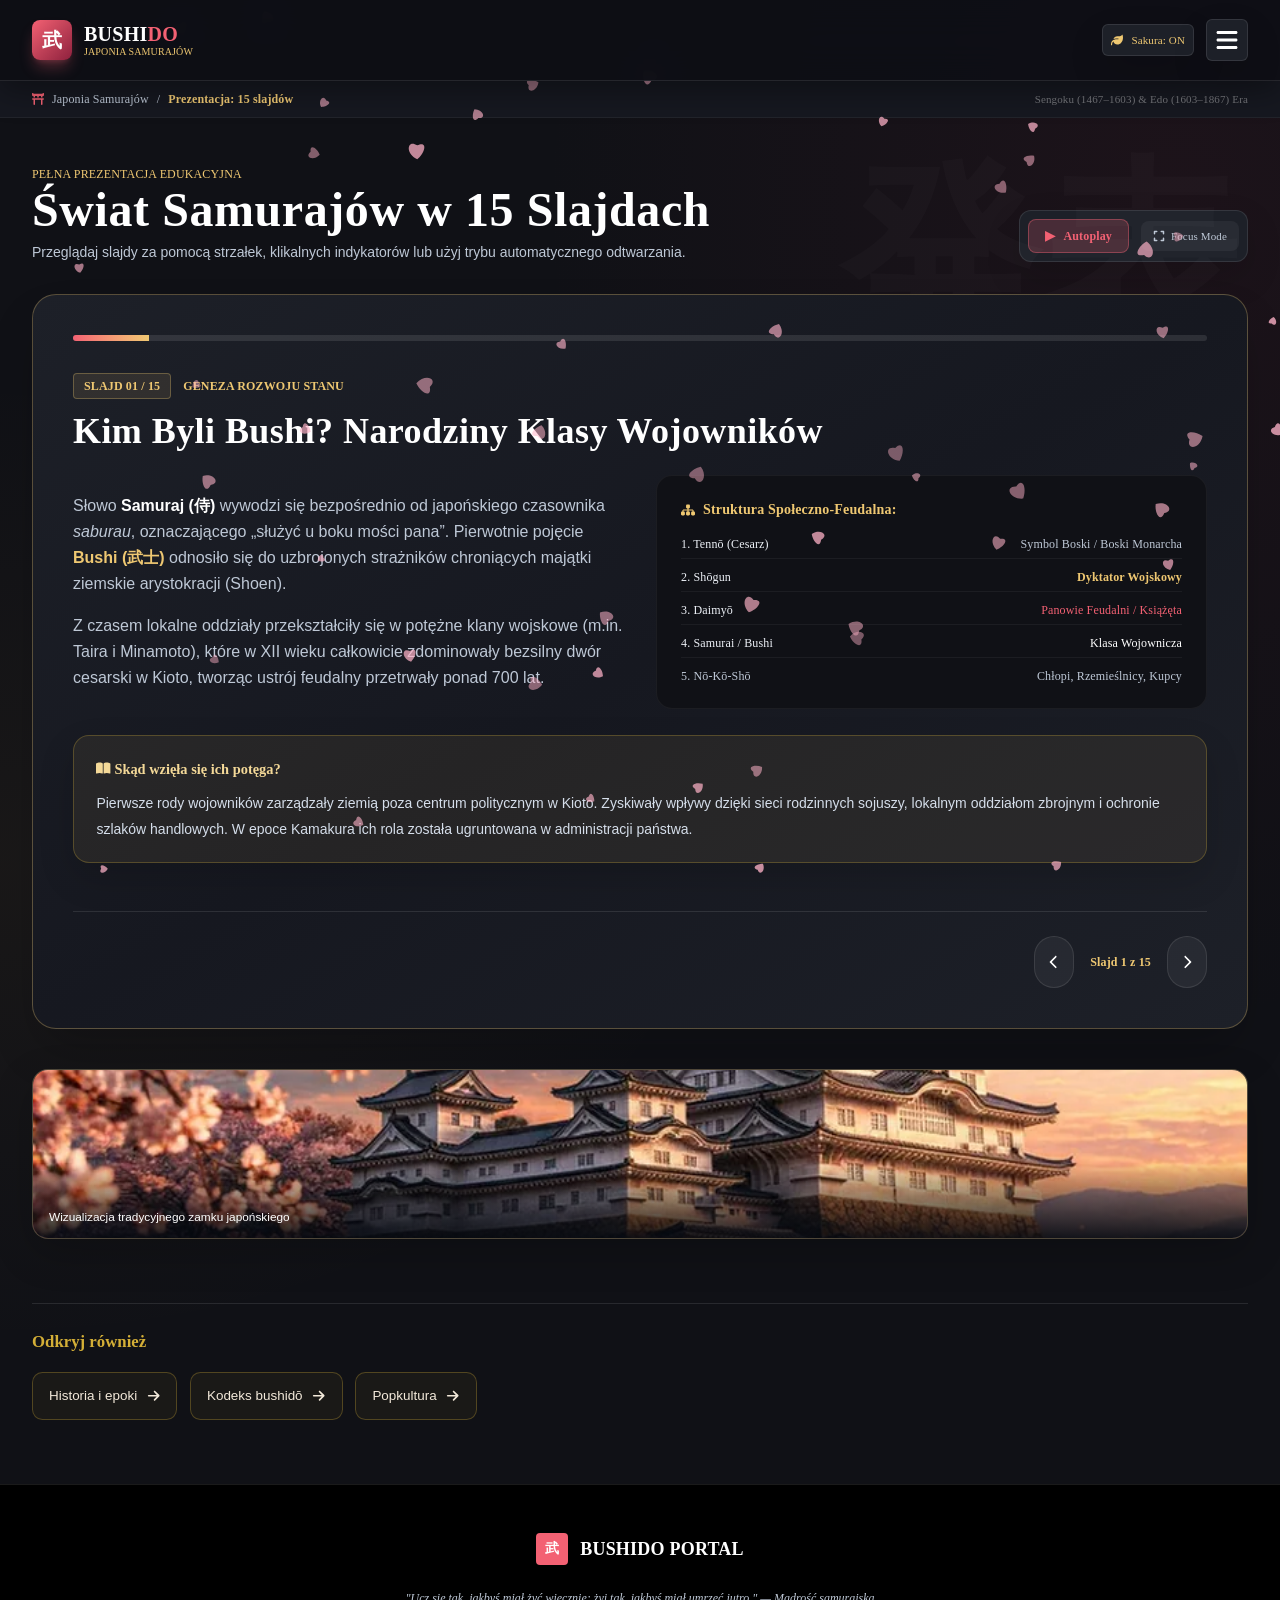
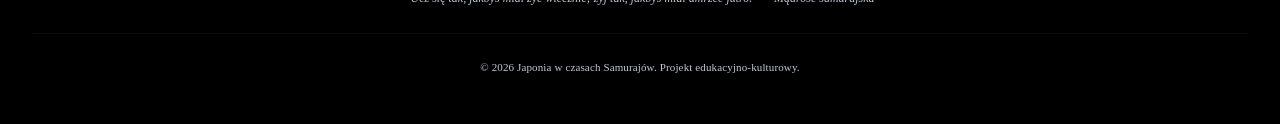
<file: presentation.html>
<!DOCTYPE html>

<html lang="pl"><head>
<meta charset="utf-8"/>
<meta content="width=device-width, initial-scale=1.0" name="viewport"/>
<title>Prezentacja: 15 slajdów | BUSHIDO — Japonia Samurajów</title>
<!-- Tailwind CSS CDN -->
<!-- Google Fonts: Cinzel, Noto Serif JP, Inter -->
<!-- FontAwesome Icons -->
<link href="assets/tailwind-local.css" rel="stylesheet"/><link href="assets/style.css" rel="stylesheet"/><meta content="Prezentacja: 15 slajdów: edukacyjna strona o historii, wojownikach i kulturze dawnej Japonii." name="description"/><meta content="#101319" name="theme-color"/></head><body class="washi-pattern antialiased selection:bg-samurai-red selection:text-white flex flex-col min-h-screen site-body"><a class="skip-link" href="#main-content">Przejdź do treści</a><canvas id="sakura-canvas"></canvas><header class="sticky top-0 z-50 bg-samurai-bg/95 backdrop-blur-md border-b border-white/10">
<div class="max-w-7xl mx-auto px-4 sm:px-6 lg:px-8 h-20 flex items-center justify-between">
<!-- Brand Logo -->
<a class="flex items-center space-x-3 group" href="index.html">
<span class="w-10 h-10 rounded-lg bg-gradient-to-br from-samurai-red to-samurai-crimson flex items-center justify-center text-white font-jp font-extrabold text-xl shadow-lg shadow-samurai-red/30 group-hover:scale-105 transition-transform">武</span>
<div>
<span class="font-cinzel text-xl font-bold tracking-widest text-white block">BUSHI<span class="text-samurai-red">DO</span></span>
<span class="text-[10px] tracking-widest text-samurai-gold uppercase block -mt-1 font-cinzel">Japonia Samurajów</span>
</div>
</a>
<!-- Desktop Links -->
<nav class="hidden xl:flex space-x-1 font-cinzel text-xs font-semibold tracking-wider desktop-nav">
<a class="nav-btn px-3 py-2 rounded-md transition-all text-samurai-text hover:text-samurai-gold hover:bg-white/5 inline-flex items-center" href="index.html" id="nav-home">Główna</a>
<a aria-current="page" class="nav-btn px-3 py-2 rounded-md transition-all text-samurai-gold border border-samurai-gold/30 hover:bg-samurai-gold/20 flex items-center gap-1.5 inline-flex items-center nav-current font-bold" href="presentation.html" id="nav-presentation"><svg aria-hidden="true" class="site-icon text-[10px]" fill="currentColor" focusable="false" height="1em" viewBox="0 0 384 512" width="1em"><path d="M73 39c-14.8-9.1-33.4-9.4-48.5-.9S0 62.6 0 80L0 432c0 17.4 9.4 33.4 24.5 41.9s33.7 8.1 48.5-.9L361 297c14.3-8.7 23-24.2 23-41s-8.7-32.2-23-41L73 39z"></path></svg> Prezentacja (15 Slajdów)</a>
<a class="nav-btn px-3 py-2 rounded-md transition-all text-samurai-text hover:text-samurai-gold hover:bg-white/5 flex items-center gap-1.5 inline-flex items-center" href="popculture.html" id="nav-popculture"><svg aria-hidden="true" class="site-icon text-[10px] text-samurai-red" fill="currentColor" focusable="false" height="1em" viewBox="0 0 512 512" width="1em"><path d="M0 96C0 60.7 28.7 32 64 32l384 0c35.3 0 64 28.7 64 64l0 320c0 35.3-28.7 64-64 64L64 480c-35.3 0-64-28.7-64-64L0 96zM48 368l0 32c0 8.8 7.2 16 16 16l32 0c8.8 0 16-7.2 16-16l0-32c0-8.8-7.2-16-16-16l-32 0c-8.8 0-16 7.2-16 16zm368-16c-8.8 0-16 7.2-16 16l0 32c0 8.8 7.2 16 16 16l32 0c8.8 0 16-7.2 16-16l0-32c0-8.8-7.2-16-16-16l-32 0zM48 240l0 32c0 8.8 7.2 16 16 16l32 0c8.8 0 16-7.2 16-16l0-32c0-8.8-7.2-16-16-16l-32 0c-8.8 0-16 7.2-16 16zm368-16c-8.8 0-16 7.2-16 16l0 32c0 8.8 7.2 16 16 16l32 0c8.8 0 16-7.2 16-16l0-32c0-8.8-7.2-16-16-16l-32 0zM48 112l0 32c0 8.8 7.2 16 16 16l32 0c8.8 0 16-7.2 16-16l0-32c0-8.8-7.2-16-16-16L64 96c-8.8 0-16 7.2-16 16zM416 96c-8.8 0-16 7.2-16 16l0 32c0 8.8 7.2 16 16 16l32 0c8.8 0 16-7.2 16-16l0-32c0-8.8-7.2-16-16-16l-32 0zM160 128l0 64c0 17.7 14.3 32 32 32l128 0c17.7 0 32-14.3 32-32l0-64c0-17.7-14.3-32-32-32L192 96c-17.7 0-32 14.3-32 32zm32 160c-17.7 0-32 14.3-32 32l0 64c0 17.7 14.3 32 32 32l128 0c17.7 0 32-14.3 32-32l0-64c0-17.7-14.3-32-32-32l-128 0z"></path></svg> Popkultura</a>
<a class="nav-btn px-3 py-2 rounded-md transition-all text-samurai-text hover:text-samurai-gold hover:bg-white/5 inline-flex items-center" href="history.html" id="nav-history">Historia &amp; Ery</a>
<a class="nav-btn px-3 py-2 rounded-md transition-all text-samurai-text hover:text-samurai-gold hover:bg-white/5 inline-flex items-center" href="bushido.html" id="nav-bushido">Kodeks Bushidō</a>
<a class="nav-btn px-3 py-2 rounded-md transition-all text-samurai-text hover:text-samurai-gold hover:bg-white/5 inline-flex items-center" href="arsenal.html" id="nav-arsenal">Uzbrojenie</a>
<a class="nav-btn px-3 py-2 rounded-md transition-all text-samurai-text hover:text-samurai-gold hover:bg-white/5 inline-flex items-center" href="warriors.html" id="nav-warriors">Postacie</a>
<a class="nav-btn px-3 py-2 rounded-md transition-all text-samurai-text hover:text-samurai-gold hover:bg-white/5 inline-flex items-center" href="culture.html" id="nav-culture">Kultura</a>
</nav>
<!-- Sakura Toggle & Mobile Menu Switcher -->
<div class="flex items-center space-x-3">
<button aria-label="Włącz lub wyłącz spadające płatki sakury" aria-pressed="true" class="p-2 rounded-md bg-samurai-card border border-white/10 text-samurai-gold hover:text-white hover:border-samurai-gold/50 transition-all text-xs flex items-center gap-2" id="toggle-sakura" title="Przełącz animację wiśni">
<svg aria-hidden="true" class="site-icon" fill="currentColor" focusable="false" height="1em" viewBox="0 0 512 512" width="1em"><path d="M272 96c-78.6 0-145.1 51.5-167.7 122.5c33.6-17 71.5-26.5 111.7-26.5l88 0c8.8 0 16 7.2 16 16s-7.2 16-16 16l-16 0-72 0s0 0 0 0c-16.6 0-32.7 1.9-48.3 5.4c-25.9 5.9-49.9 16.4-71.4 30.7c0 0 0 0 0 0C38.3 298.8 0 364.9 0 440l0 16c0 13.3 10.7 24 24 24s24-10.7 24-24l0-16c0-48.7 20.7-92.5 53.8-123.2C121.6 392.3 190.3 448 272 448l1 0c132.1-.7 239-130.9 239-291.4c0-42.6-7.5-83.1-21.1-119.6c-2.6-6.9-12.7-6.6-16.2-.1C455.9 72.1 418.7 96 376 96L272 96z"></path></svg>
<span class="hidden sm:inline text-[11px] font-cinzel">Sakura: ON</span>
</button>
<button aria-controls="mobile-menu" aria-expanded="false" aria-label="Otwórz menu" class="xl:hidden text-2xl text-white focus:outline-none p-2 rounded-md bg-samurai-card border border-white/10 menu-toggle" id="mobile-menu-btn">
<svg aria-hidden="true" class="site-icon" fill="currentColor" focusable="false" height="1em" viewBox="0 0 448 512" width="1em"><path d="M0 96C0 78.3 14.3 64 32 64l384 0c17.7 0 32 14.3 32 32s-14.3 32-32 32L32 128C14.3 128 0 113.7 0 96zM0 256c0-17.7 14.3-32 32-32l384 0c17.7 0 32 14.3 32 32s-14.3 32-32 32L32 288c-17.7 0-32-14.3-32-32zM448 416c0 17.7-14.3 32-32 32L32 448c-17.7 0-32-14.3-32-32s14.3-32 32-32l384 0c17.7 0 32 14.3 32 32z"></path></svg>
</button>
</div>
</div>
<!-- Mobile Drawer -->
<div class="hidden xl:hidden bg-samurai-card border-b border-white/10 px-6 py-4 space-y-2 font-cinzel text-sm" id="mobile-menu">
<a class="block w-full text-left text-samurai-text hover:text-samurai-gold py-2 border-b border-white/5 inline-flex items-center" href="index.html">Strona Główna</a>
<a aria-current="page" class="block w-full text-left text-samurai-gold py-2 border-b border-white/5 inline-flex items-center nav-current font-bold" href="presentation.html"><svg aria-hidden="true" class="site-icon text-xs mr-2" fill="currentColor" focusable="false" height="1em" viewBox="0 0 384 512" width="1em"><path d="M73 39c-14.8-9.1-33.4-9.4-48.5-.9S0 62.6 0 80L0 432c0 17.4 9.4 33.4 24.5 41.9s33.7 8.1 48.5-.9L361 297c14.3-8.7 23-24.2 23-41s-8.7-32.2-23-41L73 39z"></path></svg>Interaktywna Prezentacja (15 Slajdów)</a>
<a class="block w-full text-left text-samurai-red py-2 border-b border-white/5 inline-flex items-center" href="popculture.html"><svg aria-hidden="true" class="site-icon text-xs mr-2" fill="currentColor" focusable="false" height="1em" viewBox="0 0 512 512" width="1em"><path d="M0 96C0 60.7 28.7 32 64 32l384 0c35.3 0 64 28.7 64 64l0 320c0 35.3-28.7 64-64 64L64 480c-35.3 0-64-28.7-64-64L0 96zM48 368l0 32c0 8.8 7.2 16 16 16l32 0c8.8 0 16-7.2 16-16l0-32c0-8.8-7.2-16-16-16l-32 0c-8.8 0-16 7.2-16 16zm368-16c-8.8 0-16 7.2-16 16l0 32c0 8.8 7.2 16 16 16l32 0c8.8 0 16-7.2 16-16l0-32c0-8.8-7.2-16-16-16l-32 0zM48 240l0 32c0 8.8 7.2 16 16 16l32 0c8.8 0 16-7.2 16-16l0-32c0-8.8-7.2-16-16-16l-32 0c-8.8 0-16 7.2-16 16zm368-16c-8.8 0-16 7.2-16 16l0 32c0 8.8 7.2 16 16 16l32 0c8.8 0 16-7.2 16-16l0-32c0-8.8-7.2-16-16-16l-32 0zM48 112l0 32c0 8.8 7.2 16 16 16l32 0c8.8 0 16-7.2 16-16l0-32c0-8.8-7.2-16-16-16L64 96c-8.8 0-16 7.2-16 16zM416 96c-8.8 0-16 7.2-16 16l0 32c0 8.8 7.2 16 16 16l32 0c8.8 0 16-7.2 16-16l0-32c0-8.8-7.2-16-16-16l-32 0zM160 128l0 64c0 17.7 14.3 32 32 32l128 0c17.7 0 32-14.3 32-32l0-64c0-17.7-14.3-32-32-32L192 96c-17.7 0-32 14.3-32 32zm32 160c-17.7 0-32 14.3-32 32l0 64c0 17.7 14.3 32 32 32l128 0c17.7 0 32-14.3 32-32l0-64c0-17.7-14.3-32-32-32l-128 0z"></path></svg>Popkultura (Gry, Filmy, Seriale)</a>
<a class="block w-full text-left text-samurai-text hover:text-samurai-gold py-2 border-b border-white/5 inline-flex items-center" href="history.html">Historia i Ery</a>
<a class="block w-full text-left text-samurai-text hover:text-samurai-gold py-2 border-b border-white/5 inline-flex items-center" href="bushido.html">Kodeks Bushidō</a>
<a class="block w-full text-left text-samurai-text hover:text-samurai-gold py-2 border-b border-white/5 inline-flex items-center" href="arsenal.html">Broń i Uzbrojenie</a>
<a class="block w-full text-left text-samurai-text hover:text-samurai-gold py-2 border-b border-white/5 inline-flex items-center" href="warriors.html">Legendarne Postacie</a>
<a class="block w-full text-left text-samurai-text hover:text-samurai-gold py-2 inline-flex items-center" href="culture.html">Kultura i Życie</a>
</div>
</header><div class="bg-samurai-darkPaper border-b border-white/5 py-2.5 px-4 sm:px-6 lg:px-8">
<div class="max-w-7xl mx-auto flex items-center justify-between text-xs font-cinzel text-samurai-muted">
<div class="flex items-center space-x-2">
<svg aria-hidden="true" class="site-icon text-samurai-red" fill="currentColor" focusable="false" height="1em" viewBox="0 0 512 512" width="1em"><path d="M0 80c0 26.5 21.5 48 48 48l16 0 0 64 64 0 0-64 96 0 0 64 64 0 0-64 96 0 0 64 64 0 0-64 16 0c26.5 0 48-21.5 48-48l0-66.6C512 6 506 0 498.6 0c-1.7 0-3.4 .3-5 1l-49 19.6C425.7 28.1 405.5 32 385.2 32L126.8 32c-20.4 0-40.5-3.9-59.4-11.4L18.4 1c-1.6-.6-3.3-1-5-1C6 0 0 6 0 13.4L0 80zM64 288l0 192c0 17.7 14.3 32 32 32s32-14.3 32-32l0-192 256 0 0 192c0 17.7 14.3 32 32 32s32-14.3 32-32l0-192 32 0c17.7 0 32-14.3 32-32s-14.3-32-32-32L32 224c-17.7 0-32 14.3-32 32s14.3 32 32 32l32 0z"></path></svg>
<span>Japonia Samurajów</span>
<span>/</span>
<span class="text-samurai-gold font-semibold" id="breadcrumb-current">Prezentacja: 15 slajdów</span>
</div>
<div class="hidden sm:block text-[11px] text-white/40" id="page-time-indicator">
                Sengoku (1467–1603) &amp; Edo (1603–1867) Era
            </div>
</div>
</div><main class="flex-grow relative" id="main-content"><section class="page-view max-w-7xl mx-auto px-4 sm:px-6 lg:px-8 py-12 active-view" id="view-presentation">
<div class="kanji-watermark top-10 right-10 text-[200px]">発表</div>
<div class="mb-8 flex flex-col md:flex-row md:items-end justify-between gap-4">
<div>
<span class="text-samurai-gold font-cinzel text-xs uppercase tracking-widest block">Pełna Prezentacja Edukacyjna</span>
<h1 class="font-cinzel text-3xl sm:text-5xl font-black text-white mt-1">Świat Samurajów w 15 Slajdach</h1>
<p class="text-samurai-muted text-sm mt-2">Przeglądaj slajdy za pomocą strzałek, klikalnych indykatorów lub użyj trybu automatycznego odtwarzania.</p>
</div>
<!-- Controls Header -->
<div class="flex items-center space-x-3 bg-samurai-card p-2 rounded-xl border border-white/10">
<button class="px-4 py-2 rounded-lg bg-samurai-red/20 border border-samurai-red/40 text-samurai-red hover:bg-samurai-red hover:text-white transition-all font-cinzel text-xs font-bold flex items-center gap-2" id="btn-autoplay" onclick="toggleAutoplay()">
<span aria-hidden="true" class="btn-state-icon" id="autoplay-icon">▶</span>
<span id="autoplay-text">Autoplay</span>
</button>
<button class="px-3 py-2 rounded-lg bg-white/5 text-samurai-muted hover:text-white hover:bg-white/10 transition-all text-xs flex items-center gap-1.5" onclick="toggleFullscreenPresentation()" title="Tryb skupienia / Pełny ekran">
<svg aria-hidden="true" class="site-icon" fill="currentColor" focusable="false" height="1em" viewBox="0 0 448 512" width="1em"><path d="M32 32C14.3 32 0 46.3 0 64l0 96c0 17.7 14.3 32 32 32s32-14.3 32-32l0-64 64 0c17.7 0 32-14.3 32-32s-14.3-32-32-32L32 32zM64 352c0-17.7-14.3-32-32-32s-32 14.3-32 32l0 96c0 17.7 14.3 32 32 32l96 0c17.7 0 32-14.3 32-32s-14.3-32-32-32l-64 0 0-64zM320 32c-17.7 0-32 14.3-32 32s14.3 32 32 32l64 0 0 64c0 17.7 14.3 32 32 32s32-14.3 32-32l0-96c0-17.7-14.3-32-32-32l-96 0zM448 352c0-17.7-14.3-32-32-32s-32 14.3-32 32l0 64-64 0c-17.7 0-32 14.3-32 32s14.3 32 32 32l96 0c17.7 0 32-14.3 32-32l0-96z"></path></svg>
<span class="hidden sm:inline font-cinzel text-[11px]">Focus Mode</span>
</button>
</div>
</div>
<!-- SLIDESHOW CONTAINER -->
<div class="relative bg-gradient-to-br from-samurai-card via-samurai-darkPaper to-samurai-card rounded-3xl border border-samurai-gold/30 p-6 sm:p-10 shadow-2xl overflow-hidden min-h-[580px] flex flex-col justify-between transition-all" id="presentation-box">
<!-- Progress Bar -->
<div class="w-full bg-white/10 h-1.5 rounded-full overflow-hidden mb-8">
<div class="bg-gradient-to-r from-samurai-red to-samurai-gold h-full w-[6.66%] transition-all duration-500" id="slide-progress"></div>
</div>
<!-- SLIDE CONTENT ITEMS (15 UNIQUE SLIDES) -->
<div class="relative z-10 flex-grow">
<!-- SLAJD 1: Wprowadzenie do Epoki Samurajów -->
<div class="slide-item active-slide">
<div class="flex items-center space-x-3 text-samurai-gold text-xs font-cinzel font-bold mb-3">
<span class="px-2.5 py-1 bg-samurai-gold/10 rounded border border-samurai-gold/30">SLAJD 01 / 15</span>
<span>GENEZA ROZWOJU STANU</span>
</div>
<h2 class="font-cinzel text-3xl sm:text-4xl font-extrabold text-white mb-6">Kim Byli Bushi? Narodziny Klasy Wojowników</h2>
<div class="grid grid-cols-1 lg:grid-cols-2 gap-8 items-center">
<div class="space-y-4 text-samurai-muted text-sm sm:text-base leading-relaxed">
<p>Słowo <strong class="text-white font-semibold">Samuraj (侍)</strong> wywodzi się bezpośrednio od japońskiego czasownika <em>saburau</em>, oznaczającego „służyć u boku mości pana”. Pierwotnie pojęcie <strong class="text-samurai-gold font-semibold">Bushi (武士)</strong> odnosiło się do uzbrojonych strażników chroniących majątki ziemskie arystokracji (Shoen).</p>
<p>Z czasem lokalne oddziały przekształciły się w potężne klany wojskowe (m.in. Taira i Minamoto), które w XII wieku całkowicie zdominowały bezsilny dwór cesarski w Kioto, tworząc ustrój feudalny przetrwały ponad 700 lat.</p>
</div>
<div class="bg-samurai-bg p-6 rounded-2xl border border-white/5 space-y-4">
<h4 class="font-cinzel text-sm text-samurai-gold font-bold flex items-center gap-2"><svg aria-hidden="true" class="site-icon" fill="currentColor" focusable="false" height="1em" viewBox="0 0 576 512" width="1em"><path d="M208 80c0-26.5 21.5-48 48-48l64 0c26.5 0 48 21.5 48 48l0 64c0 26.5-21.5 48-48 48l-8 0 0 40 152 0c30.9 0 56 25.1 56 56l0 32 8 0c26.5 0 48 21.5 48 48l0 64c0 26.5-21.5 48-48 48l-64 0c-26.5 0-48-21.5-48-48l0-64c0-26.5 21.5-48 48-48l8 0 0-32c0-4.4-3.6-8-8-8l-152 0 0 40 8 0c26.5 0 48 21.5 48 48l0 64c0 26.5-21.5 48-48 48l-64 0c-26.5 0-48-21.5-48-48l0-64c0-26.5 21.5-48 48-48l8 0 0-40-152 0c-4.4 0-8 3.6-8 8l0 32 8 0c26.5 0 48 21.5 48 48l0 64c0 26.5-21.5 48-48 48l-64 0c-26.5 0-48-21.5-48-48l0-64c0-26.5 21.5-48 48-48l8 0 0-32c0-30.9 25.1-56 56-56l152 0 0-40-8 0c-26.5 0-48-21.5-48-48l0-64z"></path></svg> Struktura Społeczno-Feudalna:</h4>
<ul class="text-xs text-samurai-text space-y-2.5 font-cinzel">
<li class="flex justify-between border-b border-white/5 pb-1.5"><span>1. Tennō (Cesarz)</span><span class="text-samurai-muted">Symbol Boski / Boski Monarcha</span></li>
<li class="flex justify-between border-b border-white/5 pb-1.5"><span>2. Shōgun</span><span class="text-samurai-gold font-bold">Dyktator Wojskowy</span></li>
<li class="flex justify-between border-b border-white/5 pb-1.5"><span>3. Daimyō</span><span class="text-samurai-red">Panowie Feudalni / Książęta</span></li>
<li class="flex justify-between border-b border-white/5 pb-1.5"><span>4. Samurai / Bushi</span><span class="text-white">Klasa Wojownicza</span></li>
<li class="flex justify-between text-samurai-muted"><span>5. Nō-Kō-Shō</span><span>Chłopi, Rzemieślnicy, Kupcy</span></li>
</ul>
</div>
</div>
<div class="study-note reveal-on-scroll"><span class="study-note-title"><svg aria-hidden="true" class="site-icon" fill="currentColor" focusable="false" height="1em" viewBox="0 0 576 512" width="1em"><path d="M249.6 471.5c10.8 3.8 22.4-4.1 22.4-15.5l0-377.4c0-4.2-1.6-8.4-5-11C247.4 52 202.4 32 144 32C93.5 32 46.3 45.3 18.1 56.1C6.8 60.5 0 71.7 0 83.8L0 454.1c0 11.9 12.8 20.2 24.1 16.5C55.6 460.1 105.5 448 144 448c33.9 0 79 14 105.6 23.5zm76.8 0C353 462 398.1 448 432 448c38.5 0 88.4 12.1 119.9 22.6c11.3 3.8 24.1-4.6 24.1-16.5l0-370.3c0-12.1-6.8-23.3-18.1-27.6C529.7 45.3 482.5 32 432 32c-58.4 0-103.4 20-123 35.6c-3.3 2.6-5 6.8-5 11L304 456c0 11.4 11.7 19.3 22.4 15.5z"></path></svg> Skąd wzięła się ich potęga?</span><p>Pierwsze rody wojowników zarządzały ziemią poza centrum politycznym w Kioto. Zyskiwały wpływy dzięki sieci rodzinnych sojuszy, lokalnym oddziałom zbrojnym i ochronie szlaków handlowych. W epoce Kamakura ich rola została ugruntowana w administracji państwa.</p></div></div>
<!-- SLAJD 2: Narodziny Klasy Wojowników (Okres Heian & Kamakura) -->
<div class="slide-item">
<div class="flex items-center space-x-3 text-samurai-gold text-xs font-cinzel font-bold mb-3">
<span class="px-2.5 py-1 bg-samurai-gold/10 rounded border border-samurai-gold/30">SLAJD 02 / 15</span>
<span>ŚWIECKI SHOGUNAT</span>
</div>
<h2 class="font-cinzel text-3xl sm:text-4xl font-extrabold text-white mb-6">Wojna Genpei i Pierwszy Szogunat Kamakura (1185 r.)</h2>
<div class="grid grid-cols-1 lg:grid-cols-3 gap-6">
<div class="bg-samurai-bg p-5 rounded-2xl border border-white/5">
<svg aria-hidden="true" class="site-icon text-2xl text-samurai-red mb-3" fill="currentColor" focusable="false" height="1em" viewBox="0 0 448 512" width="1em"><path d="M368 128c0 44.4-25.4 83.5-64 106.4l0 21.6c0 17.7-14.3 32-32 32l-96 0c-17.7 0-32-14.3-32-32l0-21.6c-38.6-23-64-62.1-64-106.4C80 57.3 144.5 0 224 0s144 57.3 144 128zM168 176a32 32 0 1 0 0-64 32 32 0 1 0 0 64zm144-32a32 32 0 1 0 -64 0 32 32 0 1 0 64 0zM3.4 273.7c7.9-15.8 27.1-22.2 42.9-14.3L224 348.2l177.7-88.8c15.8-7.9 35-1.5 42.9 14.3s1.5 35-14.3 42.9L295.6 384l134.8 67.4c15.8 7.9 22.2 27.1 14.3 42.9s-27.1 22.2-42.9 14.3L224 419.8 46.3 508.6c-15.8 7.9-35 1.5-42.9-14.3s-1.5-35 14.3-42.9L152.4 384 17.7 316.6C1.9 308.7-4.5 289.5 3.4 273.7z"></path></svg>
<h3 class="font-cinzel font-bold text-white text-base mb-2">Wojna Genpei (1180–1185)</h3>
<p class="text-xs text-samurai-muted leading-relaxed">Niszczycielski konflikt wojenny między klanami Taira i Minamoto. Zakończony morską bitwą pod Dan-no-ura, w której klan Taira został całkowicie unicestwiony.</p>
</div>
<div class="bg-samurai-bg p-5 rounded-2xl border border-white/5">
<svg aria-hidden="true" class="site-icon text-2xl text-samurai-gold mb-3" fill="currentColor" focusable="false" height="1em" viewBox="0 0 576 512" width="1em"><path d="M309 106c11.4-7 19-19.7 19-34c0-22.1-17.9-40-40-40s-40 17.9-40 40c0 14.4 7.6 27 19 34L209.7 220.6c-9.1 18.2-32.7 23.4-48.6 10.7L72 160c5-6.7 8-15 8-24c0-22.1-17.9-40-40-40S0 113.9 0 136s17.9 40 40 40c.2 0 .5 0 .7 0L86.4 427.4c5.5 30.4 32 52.6 63 52.6l277.2 0c30.9 0 57.4-22.1 63-52.6L535.3 176c.2 0 .5 0 .7 0c22.1 0 40-17.9 40-40s-17.9-40-40-40s-40 17.9-40 40c0 9 3 17.3 8 24l-89.1 71.3c-15.9 12.7-39.5 7.5-48.6-10.7L309 106z"></path></svg>
<h3 class="font-cinzel font-bold text-white text-base mb-2">Minamoto no Yoritomo</h3>
<p class="text-xs text-samurai-muted leading-relaxed">Genialny polityk i wódz, który w 1192 r. wymusił na cesarzu tytuł <em>Sei'i Taishōgun</em>. Założył odrębną stolicę w Kamakura, oddzielając rząd wojskowy od cywilnego.</p>
</div>
<div class="bg-samurai-bg p-5 rounded-2xl border border-white/5">
<svg aria-hidden="true" class="site-icon text-2xl text-samurai-gold mb-3" fill="currentColor" focusable="false" height="1em" viewBox="0 0 512 512" width="1em"><path d="M256 0c4.6 0 9.2 1 13.4 2.9L457.7 82.8c22 9.3 38.4 31 38.3 57.2c-.5 99.2-41.3 280.7-213.6 363.2c-16.7 8-36.1 8-52.8 0C57.3 420.7 16.5 239.2 16 140c-.1-26.2 16.3-47.9 38.3-57.2L242.7 2.9C246.8 1 251.4 0 256 0zm0 66.8l0 378.1C394 378 431.1 230.1 432 141.4L256 66.8s0 0 0 0z"></path></svg>
<h3 class="font-cinzel font-bold text-white text-base mb-2">System Bakufu</h3>
<p class="text-xs text-samurai-muted leading-relaxed">Pojęcie <em>Bakufu</em> (dosłownie "rząd pod namiotem") oznaczało militarny charakter administracji państwowej, w której prawo opierało się na kodeksach wojskowych.</p>
</div>
</div>
<div class="study-note reveal-on-scroll"><span class="study-note-title"><svg aria-hidden="true" class="site-icon" fill="currentColor" focusable="false" height="1em" viewBox="0 0 576 512" width="1em"><path d="M249.6 471.5c10.8 3.8 22.4-4.1 22.4-15.5l0-377.4c0-4.2-1.6-8.4-5-11C247.4 52 202.4 32 144 32C93.5 32 46.3 45.3 18.1 56.1C6.8 60.5 0 71.7 0 83.8L0 454.1c0 11.9 12.8 20.2 24.1 16.5C55.6 460.1 105.5 448 144 448c33.9 0 79 14 105.6 23.5zm76.8 0C353 462 398.1 448 432 448c38.5 0 88.4 12.1 119.9 22.6c11.3 3.8 24.1-4.6 24.1-16.5l0-370.3c0-12.1-6.8-23.3-18.1-27.6C529.7 45.3 482.5 32 432 32c-58.4 0-103.4 20-123 35.6c-3.3 2.6-5 6.8-5 11L304 456c0 11.4 11.7 19.3 22.4 15.5z"></path></svg> Dlaczego Kamakura była przełomem?</span><p>Zwycięstwo Minamoto nie oznaczało końca instytucji cesarza. Dwór cesarski pozostał ważnym symbolem legitymizacji, natomiast szogunat stopniowo przejmował realne decyzje wojskowe i nadzór nad prowincjami. System zmieniał się później przez kolejne stulecia.</p></div></div>
<!-- SLAJD 3: Najazdy Mongołów (1274 i 1281) -->
<div class="slide-item">
<div class="flex items-center space-x-3 text-samurai-gold text-xs font-cinzel font-bold mb-3">
<span class="px-2.5 py-1 bg-samurai-gold/10 rounded border border-samurai-gold/30">SLAJD 03 / 15</span>
<span>INWAZJE Z ZEWNĄTRZ</span>
</div>
<h2 class="font-cinzel text-3xl sm:text-4xl font-extrabold text-white mb-6">Najazdy Mongołów i Boski Wiatr Kamikaze</h2>
<div class="grid grid-cols-1 md:grid-cols-2 gap-8 items-center">
<div class="space-y-4 text-samurai-muted text-sm leading-relaxed">
<p>W latach 1274 i 1281 potężna flota imperium Mongolskiego pod wodzą <strong class="text-white">Kubilaj-chana</strong> podjęła dwie próby podboju Japonii. Samuraje, nawykli do pojedynków honorowych, musieli stawić czoła zwartej taktyce piechoty, prochowym bombom i masowej ostrzałowi z łuków.</p>
<p>Za każdym razem po zaciętych walkach na plażach Hakata, straszliwe potężne tajfuny zniszczyły flotę najeźdźców. Japończycy uznali te żywioły za interwencję bogów i nazwali je <strong class="text-samurai-gold">Kamikaze (神風 - Boski Wiatr)</strong>.</p>
</div>
<div class="bg-samurai-bg p-6 rounded-2xl border border-samurai-red/30 space-y-3">
<h4 class="font-cinzel text-sm text-samurai-red font-bold"><svg aria-hidden="true" class="site-icon mr-2" fill="currentColor" focusable="false" height="1em" viewBox="0 0 512 512" width="1em"><path d="M288 32c0 17.7 14.3 32 32 32l32 0c17.7 0 32 14.3 32 32s-14.3 32-32 32L32 128c-17.7 0-32 14.3-32 32s14.3 32 32 32l320 0c53 0 96-43 96-96s-43-96-96-96L320 0c-17.7 0-32 14.3-32 32zm64 352c0 17.7 14.3 32 32 32l32 0c53 0 96-43 96-96s-43-96-96-96L32 224c-17.7 0-32 14.3-32 32s14.3 32 32 32l384 0c17.7 0 32 14.3 32 32s-14.3 32-32 32l-32 0c-17.7 0-32 14.3-32 32zM128 512l32 0c53 0 96-43 96-96s-43-96-96-96L32 320c-17.7 0-32 14.3-32 32s14.3 32 32 32l128 0c17.7 0 32 14.3 32 32s-14.3 32-32 32l-32 0c-17.7 0-32 14.3-32 32s14.3 32 32 32z"></path></svg>Skutki Wojny z Mongołami:</h4>
<ul class="text-xs text-samurai-text space-y-2 font-cinzel">
<li class="flex items-start gap-2"><svg aria-hidden="true" class="site-icon text-samurai-gold mt-0.5" fill="currentColor" focusable="false" height="1em" viewBox="0 0 448 512" width="1em"><path d="M438.6 105.4c12.5 12.5 12.5 32.8 0 45.3l-256 256c-12.5 12.5-32.8 12.5-45.3 0l-128-128c-12.5-12.5-12.5-32.8 0-45.3s32.8-12.5 45.3 0L160 338.7 393.4 105.4c12.5-12.5 32.8-12.5 45.3 0z"></path></svg> Rozwój murów obronnych (Genkō Bōrui) wzdłuż linii brzegowej.</li>
<li class="flex items-start gap-2"><svg aria-hidden="true" class="site-icon text-samurai-gold mt-0.5" fill="currentColor" focusable="false" height="1em" viewBox="0 0 448 512" width="1em"><path d="M438.6 105.4c12.5 12.5 12.5 32.8 0 45.3l-256 256c-12.5 12.5-32.8 12.5-45.3 0l-128-128c-12.5-12.5-12.5-32.8 0-45.3s32.8-12.5 45.3 0L160 338.7 393.4 105.4c12.5-12.5 32.8-12.5 45.3 0z"></path></svg> Ewolucja oręża: miecze uległy skróceniu i wzmocnieniu przeciw pancerzom.</li>
<li class="flex items-start gap-2"><svg aria-hidden="true" class="site-icon text-samurai-red mt-0.5" fill="currentColor" focusable="false" height="1em" viewBox="0 0 448 512" width="1em"><path d="M438.6 105.4c12.5 12.5 12.5 32.8 0 45.3l-256 256c-12.5 12.5-32.8 12.5-45.3 0l-128-128c-12.5-12.5-12.5-32.8 0-45.3s32.8-12.5 45.3 0L160 338.7 393.4 105.4c12.5-12.5 32.8-12.5 45.3 0z"></path></svg> Kryzys Szogunatu Kamakura: brak nowo podbitych ziem uniemożliwił nagrodzenie walczących samurajów.</li>
</ul>
</div>
</div>
<div class="study-note reveal-on-scroll"><span class="study-note-title"><svg aria-hidden="true" class="site-icon" fill="currentColor" focusable="false" height="1em" viewBox="0 0 576 512" width="1em"><path d="M249.6 471.5c10.8 3.8 22.4-4.1 22.4-15.5l0-377.4c0-4.2-1.6-8.4-5-11C247.4 52 202.4 32 144 32C93.5 32 46.3 45.3 18.1 56.1C6.8 60.5 0 71.7 0 83.8L0 454.1c0 11.9 12.8 20.2 24.1 16.5C55.6 460.1 105.5 448 144 448c33.9 0 79 14 105.6 23.5zm76.8 0C353 462 398.1 448 432 448c38.5 0 88.4 12.1 119.9 22.6c11.3 3.8 24.1-4.6 24.1-16.5l0-370.3c0-12.1-6.8-23.3-18.1-27.6C529.7 45.3 482.5 32 432 32c-58.4 0-103.4 20-123 35.6c-3.3 2.6-5 6.8-5 11L304 456c0 11.4 11.7 19.3 22.4 15.5z"></path></svg> Warto zapamiętać</span><p>Obrona przed inwazjami wymagała zarówno wysiłku japońskich wojowników, jak i korzystnych warunków pogodowych. Sama legenda o „boskim wietrze” nie wyjaśnia całego przebiegu kampanii. Wojny były kosztowne i osłabiły finanse ówczesnego systemu nagradzania wojowników.</p></div></div>
<!-- SLAJD 4: Era Sengoku Jidai (1467–1603) -->
<div class="slide-item">
<div class="flex items-center space-x-3 text-samurai-gold text-xs font-cinzel font-bold mb-3">
<span class="px-2.5 py-1 bg-samurai-gold/10 rounded border border-samurai-gold/30">SLAJD 04 / 15</span>
<span>ERA WOJEN DOMOWYCH</span>
</div>
<h2 class="font-cinzel text-3xl sm:text-4xl font-extrabold text-white mb-6">Sengoku Jidai — Epoka Wojujących Stanów</h2>
<div class="bg-samurai-bg p-6 rounded-2xl border border-white/5 mb-6">
<p class="text-samurai-muted text-sm sm:text-base leading-relaxed">
                                Wybuch Wojny Ōnin (1467 r.) wywołał trwający ponad wiek całkowity upadek władzy centralnej. Japonia rozpadła się na setki niezależnych księstw rządzonego przez daimyō. Był to czas bezpardonowych walk, zdrady, budowy potężnych zamków oraz drastycznej rewolucji wojskowej.
                            </p>
</div>
<div class="grid grid-cols-1 sm:grid-cols-3 gap-4 font-cinzel text-xs text-center">
<div class="bg-samurai-card p-4 rounded-xl border border-white/10">
<span class="text-samurai-gold text-lg font-bold block mb-1">Gekokujō</span>
<span class="text-samurai-muted">"Nisko urodzeni obalają wyższych" - era całkowitego awansu społecznego siłą oręża.</span>
</div>
<div class="bg-samurai-card p-4 rounded-xl border border-white/10">
<span class="text-samurai-red text-lg font-bold block mb-1">Ashigaru</span>
<span class="text-samurai-muted">Formowanie masowej piechoty chłopskiej uzbrojonej w długie włócznie Daryo-yari.</span>
</div>
<div class="bg-samurai-card p-4 rounded-xl border border-white/10">
<span class="text-samurai-gold text-lg font-bold block mb-1">Tanegashima</span>
<span class="text-samurai-muted">Pojawienie się broni palnej z zamkiem lontowym sprowadzonych w 1543 r. przez Portugalczyków.</span>
</div>
</div>
<div class="study-note reveal-on-scroll"><span class="study-note-title"><svg aria-hidden="true" class="site-icon" fill="currentColor" focusable="false" height="1em" viewBox="0 0 576 512" width="1em"><path d="M249.6 471.5c10.8 3.8 22.4-4.1 22.4-15.5l0-377.4c0-4.2-1.6-8.4-5-11C247.4 52 202.4 32 144 32C93.5 32 46.3 45.3 18.1 56.1C6.8 60.5 0 71.7 0 83.8L0 454.1c0 11.9 12.8 20.2 24.1 16.5C55.6 460.1 105.5 448 144 448c33.9 0 79 14 105.6 23.5zm76.8 0C353 462 398.1 448 432 448c38.5 0 88.4 12.1 119.9 22.6c11.3 3.8 24.1-4.6 24.1-16.5l0-370.3c0-12.1-6.8-23.3-18.1-27.6C529.7 45.3 482.5 32 432 32c-58.4 0-103.4 20-123 35.6c-3.3 2.6-5 6.8-5 11L304 456c0 11.4 11.7 19.3 22.4 15.5z"></path></svg> Jak zmieniła się armia?</span><p>W czasach Sengoku o zwycięstwie decydowały coraz częściej duże oddziały piesze, logistyka, fortyfikacje i współdziałanie różnych rodzajów broni. Klany inwestowały w drogi, magazyny i zamki. To dlatego epoki tej nie można sprowadzić do pojedynków samurajów.</p></div></div>
<!-- SLAJD 5: Trzej Zjednoczyciele Japonii -->
<div class="slide-item">
<div class="flex items-center space-x-3 text-samurai-gold text-xs font-cinzel font-bold mb-3">
<span class="px-2.5 py-1 bg-samurai-gold/10 rounded border border-samurai-gold/30">SLAJD 05 / 15</span>
<span>WIELCY WODZOWIE</span>
</div>
<h2 class="font-cinzel text-3xl sm:text-4xl font-extrabold text-white mb-6">Trzej Zjednoczyciele Feudalnej Japonii</h2>
<div class="grid grid-cols-1 md:grid-cols-3 gap-6">
<div class="bg-samurai-bg p-5 rounded-2xl border border-samurai-red/40 relative">
<span class="text-samurai-red font-jp font-bold text-xl block mb-1">織田信長</span>
<h3 class="font-cinzel text-lg font-bold text-white mb-2">Oda Nobunaga</h3>
<p class="text-xs text-samurai-muted leading-relaxed mb-3">Innowator polityczny i bezwzględny taktyk. Jako pierwszy na masową skalę użył muszkietów w bitwie pod Nagashino (1575 r.).</p>
<span class="text-[11px] text-samurai-gold italic block">"Jeśli ptak nie śpiewa, zabij go."</span>
</div>
<div class="bg-samurai-bg p-5 rounded-2xl border border-samurai-gold/40 relative">
<span class="text-samurai-gold font-jp font-bold text-xl block mb-1">豊臣秀吉</span>
<h3 class="font-cinzel text-lg font-bold text-white mb-2">Toyotomi Hideyoshi</h3>
<p class="text-xs text-samurai-muted leading-relaxed mb-3">Syn wieśniaka, który został władcą kraju. Rozbroił chłopstwo ("Polowanie na miecze") i stworzył sztywny podział stanowy.</p>
<span class="text-[11px] text-samurai-gold italic block">"Jeśli ptak nie śpiewa, zmuś go."</span>
</div>
<div class="bg-samurai-bg p-5 rounded-2xl border border-white/20 relative">
<span class="text-white font-jp font-bold text-xl block mb-1">徳川家康</span>
<h3 class="font-cinzel text-lg font-bold text-white mb-2">Tokugawa Ieyasu</h3>
<p class="text-xs text-samurai-muted leading-relaxed mb-3">Cierpliwy strateg, zwycięzca pod Sekigaharą (1600 r.). Założył Szogunat Edo, który panował w pokoju przez 250 lat.</p>
<span class="text-[11px] text-samurai-gold italic block">"Jeśli ptak nie śpiewa, zaczekaj."</span>
</div>
</div>
<div class="study-note reveal-on-scroll"><span class="study-note-title"><svg aria-hidden="true" class="site-icon" fill="currentColor" focusable="false" height="1em" viewBox="0 0 576 512" width="1em"><path d="M249.6 471.5c10.8 3.8 22.4-4.1 22.4-15.5l0-377.4c0-4.2-1.6-8.4-5-11C247.4 52 202.4 32 144 32C93.5 32 46.3 45.3 18.1 56.1C6.8 60.5 0 71.7 0 83.8L0 454.1c0 11.9 12.8 20.2 24.1 16.5C55.6 460.1 105.5 448 144 448c33.9 0 79 14 105.6 23.5zm76.8 0C353 462 398.1 448 432 448c38.5 0 88.4 12.1 119.9 22.6c11.3 3.8 24.1-4.6 24.1-16.5l0-370.3c0-12.1-6.8-23.3-18.1-27.6C529.7 45.3 482.5 32 432 32c-58.4 0-103.4 20-123 35.6c-3.3 2.6-5 6.8-5 11L304 456c0 11.4 11.7 19.3 22.4 15.5z"></path></svg> Trzy różne strategie</span><p>Nobunaga przełamywał stary porządek, Hideyoshi stabilizował podbite ziemie poprzez reformy społeczne i podatkowe, a Ieyasu tworzył trwałe instytucje polityczne. Zjednoczenie Japonii było procesem trwającym dekady, a nie skutkiem jednej decydującej bitwy.</p></div></div>
<!-- SLAJD 6: Okres Edo (1603–1867) -->
<div class="slide-item">
<div class="flex items-center space-x-3 text-samurai-gold text-xs font-cinzel font-bold mb-3">
<span class="px-2.5 py-1 bg-samurai-gold/10 rounded border border-samurai-gold/30">SLAJD 06 / 15</span>
<span>PAX TOKUGAWA</span>
</div>
<h2 class="font-cinzel text-3xl sm:text-4xl font-extrabold text-white mb-6">Epoka Edo — Złoty Wiek Pokoju i Izolacji</h2>
<div class="grid grid-cols-1 lg:grid-cols-2 gap-8 items-center">
<div class="space-y-4 text-samurai-muted text-sm leading-relaxed">
<p>Po ustanowieniu stolicy w Edo (dzisiejsze Tokio), klan Tokugawa wprowadził politykę doktrynalnej izolacji kraju <strong class="text-white font-semibold">Sakoku (鎖国)</strong>. Cudzoziemcom zakazano wstępu, a Japonkom i Japończykom opuszczania archipelagu pod karą śmierci.</p>
<p>Brak wojen domowych zmusił samurajów do przeobrażenia się z groźnych pancernej piechoty w wykształconych urzędników, poetów, kaligrafów i filozofów dyplomacji.</p>
</div>
<div class="bg-samurai-bg p-6 rounded-2xl border border-white/5 space-y-4">
<h4 class="font-cinzel text-sm text-samurai-gold font-bold">Filary Stabilności Edo:</h4>
<ul class="text-xs text-samurai-text space-y-2.5 font-cinzel">
<li class="flex items-start gap-2"><svg aria-hidden="true" class="site-icon text-samurai-red mt-0.5" fill="currentColor" focusable="false" height="1em" viewBox="0 0 576 512" width="1em"><path d="M0 80l0 48c0 17.7 14.3 32 32 32l16 0 48 0 0-80c0-26.5-21.5-48-48-48S0 53.5 0 80zM112 32c10 13.4 16 30 16 48l0 304c0 35.3 28.7 64 64 64s64-28.7 64-64l0-5.3c0-32.4 26.3-58.7 58.7-58.7L480 320l0-192c0-53-43-96-96-96L112 32zM464 480c61.9 0 112-50.1 112-112c0-8.8-7.2-16-16-16l-245.3 0c-14.7 0-26.7 11.9-26.7 26.7l0 5.3c0 53-43 96-96 96l176 0 96 0z"></path></svg> <strong>Sankin-kōtai:</strong> System alternatywnej obecności daimyō w Edo uszczuplający ich finanse.</li>
<li class="flex items-start gap-2"><svg aria-hidden="true" class="site-icon text-samurai-gold mt-0.5" fill="currentColor" focusable="false" height="1em" viewBox="0 0 576 512" width="1em"><path d="M249.6 471.5c10.8 3.8 22.4-4.1 22.4-15.5l0-377.4c0-4.2-1.6-8.4-5-11C247.4 52 202.4 32 144 32C93.5 32 46.3 45.3 18.1 56.1C6.8 60.5 0 71.7 0 83.8L0 454.1c0 11.9 12.8 20.2 24.1 16.5C55.6 460.1 105.5 448 144 448c33.9 0 79 14 105.6 23.5zm76.8 0C353 462 398.1 448 432 448c38.5 0 88.4 12.1 119.9 22.6c11.3 3.8 24.1-4.6 24.1-16.5l0-370.3c0-12.1-6.8-23.3-18.1-27.6C529.7 45.3 482.5 32 432 32c-58.4 0-103.4 20-123 35.6c-3.3 2.6-5 6.8-5 11L304 456c0 11.4 11.7 19.3 22.4 15.5z"></path></svg> Rozkwit neokonfucjanizmu i kodyfikacja zasad etikety rycerskiej.</li>
<li class="flex items-start gap-2"><svg aria-hidden="true" class="site-icon text-samurai-gold mt-0.5" fill="currentColor" focusable="false" height="1em" viewBox="0 0 640 512" width="1em"><path d="M74.6 373.2c41.7 36.1 108 82.5 166.1 73.7c6.1-.9 12.1-2.5 18-4.5c-9.2-12.3-17.3-24.4-24.2-35.4c-21.9-35-28.8-75.2-25.9-113.6c-20.6 4.1-39.2 13-54.7 25.4c-6.5 5.2-16.3 1.3-14.8-7c6.4-33.5 33-60.9 68.2-66.3c2.6-.4 5.3-.7 7.9-.8l19.4-131.3c2-13.8 8-32.7 25-45.9C278.2 53.2 310.5 37 363.2 32.2c-.8-.7-1.6-1.4-2.4-2.1C340.6 14.5 288.4-11.5 175.7 5.6S20.5 63 5.7 83.9C0 91.9-.8 102 .6 111.8L24.8 276.1c5.5 37.3 21.5 72.6 49.8 97.2zm87.7-219.6c4.4-3.1 10.8-2 11.8 3.3c.1 .5 .2 1.1 .3 1.6c3.2 21.8-11.6 42-33.1 45.3s-41.5-11.8-44.7-33.5c-.1-.5-.1-1.1-.2-1.6c-.6-5.4 5.2-8.4 10.3-6.7c9 3 18.8 3.9 28.7 2.4s19.1-5.3 26.8-10.8zM261.6 390c29.4 46.9 79.5 110.9 137.6 119.7s124.5-37.5 166.1-73.7c28.3-24.5 44.3-59.8 49.8-97.2l24.2-164.3c1.4-9.8 .6-19.9-5.1-27.9c-14.8-20.9-57.3-61.2-170-78.3S299.4 77.2 279.2 92.8c-7.8 6-11.5 15.4-12.9 25.2L242.1 282.3c-5.5 37.3-.4 75.8 19.6 107.7zM404.5 235.3c-7.7-5.5-16.8-9.3-26.8-10.8s-19.8-.6-28.7 2.4c-5.1 1.7-10.9-1.3-10.3-6.7c.1-.5 .1-1.1 .2-1.6c3.2-21.8 23.2-36.8 44.7-33.5s36.3 23.5 33.1 45.3c-.1 .5-.2 1.1-.3 1.6c-1 5.3-7.4 6.4-11.8 3.3zm136.2 15.5c-1 5.3-7.4 6.4-11.8 3.3c-7.7-5.5-16.8-9.3-26.8-10.8s-19.8-.6-28.7 2.4c-5.1 1.7-10.9-1.3-10.3-6.7c.1-.5 .1-1.1 .2-1.6c3.2-21.8 23.2-36.8 44.7-33.5s36.3 23.5 33.1 45.3c-.1 .5-.2 1.1-.3 1.6zM530 350.2c-19.6 44.7-66.8 72.5-116.8 64.9s-87.1-48.2-93-96.7c-1-8.3 8.9-12.1 15.2-6.7c23.9 20.8 53.6 35.3 87 40.3s66.1 .1 94.9-12.8c7.6-3.4 16 3.2 12.6 10.9z"></path></svg> Narodziny teatru Kabuki, sztuki drzeworytu Ukiyo-e oraz kultury miejskiej.</li>
</ul>
</div>
</div>
<div class="study-note reveal-on-scroll"><span class="study-note-title"><svg aria-hidden="true" class="site-icon" fill="currentColor" focusable="false" height="1em" viewBox="0 0 576 512" width="1em"><path d="M249.6 471.5c10.8 3.8 22.4-4.1 22.4-15.5l0-377.4c0-4.2-1.6-8.4-5-11C247.4 52 202.4 32 144 32C93.5 32 46.3 45.3 18.1 56.1C6.8 60.5 0 71.7 0 83.8L0 454.1c0 11.9 12.8 20.2 24.1 16.5C55.6 460.1 105.5 448 144 448c33.9 0 79 14 105.6 23.5zm76.8 0C353 462 398.1 448 432 448c38.5 0 88.4 12.1 119.9 22.6c11.3 3.8 24.1-4.6 24.1-16.5l0-370.3c0-12.1-6.8-23.3-18.1-27.6C529.7 45.3 482.5 32 432 32c-58.4 0-103.4 20-123 35.6c-3.3 2.6-5 6.8-5 11L304 456c0 11.4 11.7 19.3 22.4 15.5z"></path></svg> Czy Japonia była całkiem odcięta?</span><p>Nie. Polityka kontaktów zagranicznych była bardzo ograniczająca, ale handel i dyplomacja nadal istniały, m.in. w Nagasaki oraz przez kontakty z Koreą i królestwem Ryūkyū. W miastach rosła liczba kupców, rzemieślników i odbiorców sztuki.</p></div></div>
<!-- SLAJD 7: Kodeks Bushido (Droga Wojownika) -->
<div class="slide-item">
<div class="flex items-center space-x-3 text-samurai-gold text-xs font-cinzel font-bold mb-3">
<span class="px-2.5 py-1 bg-samurai-gold/10 rounded border border-samurai-gold/30">SLAJD 07 / 15</span>
<span>ETHOS &amp; ETYKA</span>
</div>
<h2 class="font-cinzel text-3xl sm:text-4xl font-extrabold text-white mb-6">Bushidō — Siedem Cnót Drogi Wojownika</h2>
<div class="grid grid-cols-2 sm:grid-cols-4 lg:grid-cols-7 gap-3 text-center">
<div class="bg-samurai-bg p-3 rounded-xl border border-white/10"><span class="font-jp text-2xl font-bold text-samurai-gold block mb-1">義</span><strong class="font-cinzel text-xs text-white block">GI</strong><span class="text-[10px] text-samurai-muted block">Prawość</span></div>
<div class="bg-samurai-bg p-3 rounded-xl border border-white/10"><span class="font-jp text-2xl font-bold text-samurai-red block mb-1">勇</span><strong class="font-cinzel text-xs text-white block">YŪ</strong><span class="text-[10px] text-samurai-muted block">Odwaga</span></div>
<div class="bg-samurai-bg p-3 rounded-xl border border-white/10"><span class="font-jp text-2xl font-bold text-samurai-gold block mb-1">仁</span><strong class="font-cinzel text-xs text-white block">JIN</strong><span class="text-[10px] text-samurai-muted block">Dobroć</span></div>
<div class="bg-samurai-bg p-3 rounded-xl border border-white/10"><span class="font-jp text-2xl font-bold text-samurai-gold block mb-1">礼</span><strong class="font-cinzel text-xs text-white block">REI</strong><span class="text-[10px] text-samurai-muted block">Szacunek</span></div>
<div class="bg-samurai-bg p-3 rounded-xl border border-white/10"><span class="font-jp text-2xl font-bold text-samurai-gold block mb-1">誠</span><strong class="font-cinzel text-xs text-white block">MAKOTO</strong><span class="text-[10px] text-samurai-muted block">Szczerość</span></div>
<div class="bg-samurai-bg p-3 rounded-xl border border-white/10"><span class="font-jp text-2xl font-bold text-samurai-red block mb-1">名誉</span><strong class="font-cinzel text-xs text-white block">MEIYO</strong><span class="text-[10px] text-samurai-muted block">Honor</span></div>
<div class="bg-samurai-bg p-3 rounded-xl border border-white/10 col-span-2 sm:col-span-1"><span class="font-jp text-2xl font-bold text-samurai-gold block mb-1">忠義</span><strong class="font-cinzel text-xs text-white block">CHŪGI</strong><span class="text-[10px] text-samurai-muted block">Lojalność</span></div>
</div>
<div class="mt-6 bg-samurai-card p-5 rounded-2xl border border-samurai-gold/30">
<p class="text-xs text-samurai-muted leading-relaxed italic">
                                Kodeks Bushidō nie był spisany w jednym dokumencie, lecz stanowił kompilację filozofii Buddyzmu Zen (brak strachu przed śmiercią), Konfucjanizmu (posłuszeństwo panu) oraz Szintoizmu (szacunek dla natury i przodków).
                            </p>
</div>
<div class="study-note reveal-on-scroll"><span class="study-note-title"><svg aria-hidden="true" class="site-icon" fill="currentColor" focusable="false" height="1em" viewBox="0 0 576 512" width="1em"><path d="M249.6 471.5c10.8 3.8 22.4-4.1 22.4-15.5l0-377.4c0-4.2-1.6-8.4-5-11C247.4 52 202.4 32 144 32C93.5 32 46.3 45.3 18.1 56.1C6.8 60.5 0 71.7 0 83.8L0 454.1c0 11.9 12.8 20.2 24.1 16.5C55.6 460.1 105.5 448 144 448c33.9 0 79 14 105.6 23.5zm76.8 0C353 462 398.1 448 432 448c38.5 0 88.4 12.1 119.9 22.6c11.3 3.8 24.1-4.6 24.1-16.5l0-370.3c0-12.1-6.8-23.3-18.1-27.6C529.7 45.3 482.5 32 432 32c-58.4 0-103.4 20-123 35.6c-3.3 2.6-5 6.8-5 11L304 456c0 11.4 11.7 19.3 22.4 15.5z"></path></svg> Ważne rozróżnienie</span><p>Siedem cnót to popularny, współczesny sposób przedstawiania bushidō. Historycznie nie istniał jeden zestaw zasad jednakowo obowiązujący wszystkich samurajów w każdej epoce. Wartości różniły się zależnie od czasu, szkoły myślenia i pozycji społecznej.</p></div></div>
<!-- SLAJD 8: Miecz Samuraja (Katana i Wakizashi) -->
<div class="slide-item">
<div class="flex items-center space-x-3 text-samurai-gold text-xs font-cinzel font-bold mb-3">
<span class="px-2.5 py-1 bg-samurai-gold/10 rounded border border-samurai-gold/30">SLAJD 08 / 15</span>
<span>DUSZA WOJOWNIKA</span>
</div>
<h2 class="font-cinzel text-3xl sm:text-4xl font-extrabold text-white mb-6">Oręż Daishō — Katana i Wakizashi</h2>
<div class="grid grid-cols-1 md:grid-cols-2 gap-8 items-center">
<div class="space-y-4 text-samurai-muted text-sm leading-relaxed">
<p>Miecz był uważany za bezpośrednią <strong class="text-samurai-gold">"Duszę Samuraja"</strong>. Prawo do noszenia zestawu dwóch mieczy zwanego <strong class="text-white">Daishō (大小)</strong> przysługiwało wyłącznie klasie samurajskiej.</p>
<p>Składał się nań długi miecz <strong>Katana (Daitō)</strong> noszony ostrzem do góry za pasem Obi oraz krótki miecz <strong>Wakizashi (Shōtō)</strong> służący do walki w ciasnych wnętrzach oraz jako oznaka statusu wojownika.</p>
</div>
<div class="bg-samurai-bg p-6 rounded-2xl border border-white/5 space-y-3">
<h4 class="font-cinzel text-sm text-samurai-gold font-bold">Kunszt Kucia Stalowego (Tamahagane):</h4>
<p class="text-xs text-samurai-text leading-relaxed">
                                    Mistrzowie płatnerscy (np. Masamune czy Muramasa) składali i wielokrotnie skręcali wysokowęglową stal, uzyskując tysiące warstw. Unikalna metoda hartowania strefowego przy użyciu gliny tworzyła charakterystyczną falistą linię hartu <strong class="text-samurai-gold">Hamon</strong>.
                                </p>
</div>
</div>
<div class="study-note reveal-on-scroll"><span class="study-note-title"><svg aria-hidden="true" class="site-icon" fill="currentColor" focusable="false" height="1em" viewBox="0 0 576 512" width="1em"><path d="M249.6 471.5c10.8 3.8 22.4-4.1 22.4-15.5l0-377.4c0-4.2-1.6-8.4-5-11C247.4 52 202.4 32 144 32C93.5 32 46.3 45.3 18.1 56.1C6.8 60.5 0 71.7 0 83.8L0 454.1c0 11.9 12.8 20.2 24.1 16.5C55.6 460.1 105.5 448 144 448c33.9 0 79 14 105.6 23.5zm76.8 0C353 462 398.1 448 432 448c38.5 0 88.4 12.1 119.9 22.6c11.3 3.8 24.1-4.6 24.1-16.5l0-370.3c0-12.1-6.8-23.3-18.1-27.6C529.7 45.3 482.5 32 432 32c-58.4 0-103.4 20-123 35.6c-3.3 2.6-5 6.8-5 11L304 456c0 11.4 11.7 19.3 22.4 15.5z"></path></svg> Miecz jako symbol</span><p>W epoce Edo noszenie pary mieczy stało się silnym oznaczeniem stanu samurajskiego. Wcześniej wielu wojowników walczyło przede wszystkim łukiem i bronią drzewcową. Dlatego utożsamianie całej historii samurajów wyłącznie z kataną jest uproszczeniem.</p></div></div>
<!-- SLAJD 9: Zbroja Yoroi i Uzbrojenie Dodatkowe -->
<div class="slide-item">
<div class="flex items-center space-x-3 text-samurai-gold text-xs font-cinzel font-bold mb-3">
<span class="px-2.5 py-1 bg-samurai-gold/10 rounded border border-samurai-gold/30">SLAJD 09 / 15</span>
<span>PANOPLIUM &amp; PANCERZE</span>
</div>
<h2 class="font-cinzel text-3xl sm:text-4xl font-extrabold text-white mb-6">Zbroja Yoroi i Pełny Arsenał Polowy</h2>
<div class="grid grid-cols-1 md:grid-cols-2 lg:grid-cols-4 gap-4 text-xs">
<div class="bg-samurai-bg p-4 rounded-xl border border-white/5">
<h3 class="font-cinzel font-bold text-samurai-gold text-sm mb-1">Yoroi / Tosei-Gusoku</h3>
<p class="text-samurai-muted">Zbroje płytkowo-łuskowe łączone jedwabnymi rzemieniami, niezwykle elastyczne i odporne na cięcia.</p>
</div>
<div class="bg-samurai-bg p-4 rounded-xl border border-white/5">
<h3 class="font-cinzel font-bold text-samurai-red text-sm mb-1">Kabuto &amp; Menpō</h3>
<p class="text-samurai-muted">Hełm z imponującymi rogami Maedate oraz groźna żelazna maska chroniąca twarz i zastraszająca wroga.</p>
</div>
<div class="bg-samurai-bg p-4 rounded-xl border border-white/5">
<h3 class="font-cinzel font-bold text-samurai-gold text-sm mb-1">Yumi (Łuk Asymetryczny)</h3>
<p class="text-samurai-muted">Tradycyjny długi łuk bambusowy mierzący ponad 2 metry, przystosowany do strzelania z grzbietu konia (Kyūdō).</p>
</div>
<div class="bg-samurai-bg p-4 rounded-xl border border-white/5">
<h3 class="font-cinzel font-bold text-samurai-red text-sm mb-1">Yari &amp; Naginata</h3>
<p class="text-samurai-muted">Lanca Yari służąca do rozbijania szyków oraz broń drzewcowa Naginata zakończona zakrzywionym ostrzem.</p>
</div>
</div>
<div class="study-note reveal-on-scroll"><span class="study-note-title"><svg aria-hidden="true" class="site-icon" fill="currentColor" focusable="false" height="1em" viewBox="0 0 576 512" width="1em"><path d="M249.6 471.5c10.8 3.8 22.4-4.1 22.4-15.5l0-377.4c0-4.2-1.6-8.4-5-11C247.4 52 202.4 32 144 32C93.5 32 46.3 45.3 18.1 56.1C6.8 60.5 0 71.7 0 83.8L0 454.1c0 11.9 12.8 20.2 24.1 16.5C55.6 460.1 105.5 448 144 448c33.9 0 79 14 105.6 23.5zm76.8 0C353 462 398.1 448 432 448c38.5 0 88.4 12.1 119.9 22.6c11.3 3.8 24.1-4.6 24.1-16.5l0-370.3c0-12.1-6.8-23.3-18.1-27.6C529.7 45.3 482.5 32 432 32c-58.4 0-103.4 20-123 35.6c-3.3 2.6-5 6.8-5 11L304 456c0 11.4 11.7 19.3 22.4 15.5z"></path></svg> Co zdradzała zbroja?</span><p>Kolory sznurowań, herby rodowe i charakterystyczne dekoracje hełmów pomagały rozpoznać wojownika oraz jego przynależność. Ochrona ciała ewoluowała wraz z rozwojem broni i stylem prowadzenia wojen, a ciężkie zbroje konnych łuczników ustępowały bardziej praktycznym formom.</p></div></div>
<!-- SLAJD 10: Sztuka Wojenna i Taktyka -->
<div class="slide-item">
<div class="flex items-center space-x-3 text-samurai-gold text-xs font-cinzel font-bold mb-3">
<span class="px-2.5 py-1 bg-samurai-gold/10 rounded border border-samurai-gold/30">SLAJD 10 / 15</span>
<span>STRATEGIA &amp; ARCHITEKTURA</span>
</div>
<h2 class="font-cinzel text-3xl sm:text-4xl font-extrabold text-white mb-6">Sztuka Wojenna, Zamki i Działalność Shinobi</h2>
<div class="grid grid-cols-1 lg:grid-cols-2 gap-8 items-center">
<div class="space-y-4 text-samurai-muted text-sm leading-relaxed">
<p>Sztuka wojenna nie ograniczała się do starć otwartych. Ery wojenne wymusiły budowę potężnych wielopiętrowych zamków o kamiennych cokołach (np. <strong class="text-white">Zamek Himeji, Matsumoto, Osaka</strong>), zaprojektowanych jako labirynty obronne.</p>
<p>Równolegle rozwijała się sztuka szpiegowska i dywersyjna. Najemnicy <strong class="text-samurai-gold">Shinobi (Ninja)</strong> z prowincji Iga i Kōka wykonywali misje zwiadowcze, ataki skrytobójcze i sabotażowe, działając poza gorseciarskim kodeksem honoru.</p>
</div>
<div class="bg-samurai-bg p-6 rounded-2xl border border-white/5 space-y-3">
<h4 class="font-cinzel text-sm text-samurai-gold font-bold">Elementy Taktyki Wojskowej:</h4>
<ul class="text-xs text-samurai-text space-y-2 font-cinzel">
<li class="flex justify-between border-b border-white/5 pb-1"><span>Sashimono</span><span class="text-samurai-muted">Chorągwie na plecach do identyfikacji klanu</span></li>
<li class="flex justify-between border-b border-white/5 pb-1"><span>Warabide-zhoi</span><span class="text-samurai-muted">Sygnały muszlami Horagai i bębnami Taiko</span></li>
<li class="flex justify-between"><span>Shinobi-no-mono</span><span class="text-samurai-red">Niewidzialni wywiadowcy</span></li>
</ul>
</div>
</div>
<div class="study-note reveal-on-scroll"><span class="study-note-title"><svg aria-hidden="true" class="site-icon" fill="currentColor" focusable="false" height="1em" viewBox="0 0 576 512" width="1em"><path d="M249.6 471.5c10.8 3.8 22.4-4.1 22.4-15.5l0-377.4c0-4.2-1.6-8.4-5-11C247.4 52 202.4 32 144 32C93.5 32 46.3 45.3 18.1 56.1C6.8 60.5 0 71.7 0 83.8L0 454.1c0 11.9 12.8 20.2 24.1 16.5C55.6 460.1 105.5 448 144 448c33.9 0 79 14 105.6 23.5zm76.8 0C353 462 398.1 448 432 448c38.5 0 88.4 12.1 119.9 22.6c11.3 3.8 24.1-4.6 24.1-16.5l0-370.3c0-12.1-6.8-23.3-18.1-27.6C529.7 45.3 482.5 32 432 32c-58.4 0-103.4 20-123 35.6c-3.3 2.6-5 6.8-5 11L304 456c0 11.4 11.7 19.3 22.4 15.5z"></path></svg> Zamki nie były tylko twierdzami</span><p>Zamek pełnił także funkcję urzędu, magazynu i symbolu władzy. Wokół niego powstawały miasta zamkowe, w których mieszkali kupcy, rzemieślnicy i wojownicy. Rozbudowa infrastruktury pomagała daimyō kontrolować prowincje.</p></div></div>
<!-- SLAJD 11: Samurajskie normy społeczne -->
<div class="slide-item">
<div class="flex items-center space-x-3 text-samurai-gold text-xs font-cinzel font-bold mb-3">
<span class="px-2.5 py-1 bg-samurai-gold/10 rounded border border-samurai-gold/30">SLAJD 11 / 15</span>
<span>OBYCZAJE I NORMY SPOŁECZNE</span>
</div>
<h2 class="font-cinzel text-3xl sm:text-4xl font-extrabold text-white mb-6">Honor, odpowiedzialność i presja społeczna</h2>
<div class="grid grid-cols-1 md:grid-cols-2 gap-8 items-center">
<div class="space-y-4 text-samurai-muted text-sm leading-relaxed"><p>W historii Japonii honor rodziny i reputacja wojownika były traktowane jako poważne zobowiązania społeczne. Presja związana z lojalnością i oczekiwaniami pana feudalnego mogła wpływać na życie samurajów i ich bliskich.</p><p>Współczesne spojrzenie na te tradycje odróżnia dawny ideał przedstawiany w kronikach i literaturze od codziennej rzeczywistości ludzi żyjących w systemie feudalnym.</p></div>
<div class="bg-samurai-bg p-6 rounded-2xl border border-samurai-red/30 space-y-3"><h4 class="font-cinzel text-sm text-samurai-gold font-bold mb-3">Jak historycy badają samurajski honor?</h4><p class="text-sm text-samurai-muted leading-relaxed mb-3">Porównują pamiętniki, dokumenty prawne, kroniki i opowieści literackie. Różne źródła pokazują różne obrazy powinności wojownika.</p><p class="text-sm text-samurai-muted leading-relaxed">Ważne jest oddzielenie opisów obyczajów od ich idealizowania i ocenianie ich w kontekście epoki.</p></div>
</div>
<div class="study-note reveal-on-scroll"><span class="study-note-title"><svg aria-hidden="true" class="site-icon" fill="currentColor" focusable="false" height="1em" viewBox="0 0 576 512" width="1em"><path d="M249.6 471.5c10.8 3.8 22.4-4.1 22.4-15.5l0-377.4c0-4.2-1.6-8.4-5-11C247.4 52 202.4 32 144 32C93.5 32 46.3 45.3 18.1 56.1C6.8 60.5 0 71.7 0 83.8L0 454.1c0 11.9 12.8 20.2 24.1 16.5C55.6 460.1 105.5 448 144 448c33.9 0 79 14 105.6 23.5zm76.8 0C353 462 398.1 448 432 448c38.5 0 88.4 12.1 119.9 22.6c11.3 3.8 24.1-4.6 24.1-16.5l0-370.3c0-12.1-6.8-23.3-18.1-27.6C529.7 45.3 482.5 32 432 32c-58.4 0-103.4 20-123 35.6c-3.3 2.6-5 6.8-5 11L304 456c0 11.4 11.7 19.3 22.4 15.5z"></path></svg> Historia a legenda</span><p>Wizerunek honorowego samuraja budowała później literatura, teatr i kino. Dokumenty z epoki ukazują jednak bardzo różnorodne postawy: służbę, negocjacje, konflikty interesów oraz codzienne problemy rodzin. Źródła historyczne warto czytać krytycznie.</p></div></div>
<!-- SLAJD 12: Kobierce Kultury: Zen, Herbata i Kaligrafia -->
<div class="slide-item">
<div class="flex items-center space-x-3 text-samurai-gold text-xs font-cinzel font-bold mb-3">
<span class="px-2.5 py-1 bg-samurai-gold/10 rounded border border-samurai-gold/30">SLAJD 12 / 15</span>
<span>HARMONIA &amp; PIĘKNO</span>
</div>
<h2 class="font-cinzel text-3xl sm:text-4xl font-extrabold text-white mb-6">Duchowy Wymiar: Zen, Herbata i Poezja</h2>
<div class="grid grid-cols-1 lg:grid-cols-3 gap-6">
<div class="bg-samurai-bg p-5 rounded-2xl border border-white/5">
<svg aria-hidden="true" class="site-icon text-2xl text-samurai-gold mb-3" fill="currentColor" focusable="false" height="1em" viewBox="0 0 512 512" width="1em"><path d="M88 0C74.7 0 64 10.7 64 24c0 38.9 23.4 59.4 39.1 73.1l1.1 1C120.5 112.3 128 119.9 128 136c0 13.3 10.7 24 24 24s24-10.7 24-24c0-38.9-23.4-59.4-39.1-73.1l-1.1-1C119.5 47.7 112 40.1 112 24c0-13.3-10.7-24-24-24zM32 192c-17.7 0-32 14.3-32 32L0 416c0 53 43 96 96 96l192 0c53 0 96-43 96-96l16 0c61.9 0 112-50.1 112-112s-50.1-112-112-112l-48 0L32 192zm352 64l16 0c26.5 0 48 21.5 48 48s-21.5 48-48 48l-16 0 0-96zM224 24c0-13.3-10.7-24-24-24s-24 10.7-24 24c0 38.9 23.4 59.4 39.1 73.1l1.1 1C232.5 112.3 240 119.9 240 136c0 13.3 10.7 24 24 24s24-10.7 24-24c0-38.9-23.4-59.4-39.1-73.1l-1.1-1C231.5 47.7 224 40.1 224 24z"></path></svg>
<h3 class="font-cinzel font-bold text-white text-base mb-2">Chadō (Droga Herbaty)</h3>
<p class="text-xs text-samurai-muted leading-relaxed">Ceremonia picia sproszkowanej zielonej herbaty Matcha. Wejście do herbaciarni wymagało zdjęcia miecza i schylenia się, symbolizując równość wszystkich wobec sztuki.</p>
</div>
<div class="bg-samurai-bg p-5 rounded-2xl border border-white/5">
<svg aria-hidden="true" class="site-icon text-2xl text-samurai-red mb-3" fill="currentColor" focusable="false" height="1em" viewBox="0 0 512 512" width="1em"><path d="M368.4 18.3L312.7 74.1 437.9 199.3l55.7-55.7c21.9-21.9 21.9-57.3 0-79.2L447.6 18.3c-21.9-21.9-57.3-21.9-79.2 0zM288 94.6l-9.2 2.8L134.7 140.6c-19.9 6-35.7 21.2-42.3 41L3.8 445.8c-3.8 11.3-1 23.9 7.3 32.4L164.7 324.7c-3-6.3-4.7-13.3-4.7-20.7c0-26.5 21.5-48 48-48s48 21.5 48 48s-21.5 48-48 48c-7.4 0-14.4-1.7-20.7-4.7L33.7 500.9c8.6 8.3 21.1 11.2 32.4 7.3l264.3-88.6c19.7-6.6 35-22.4 41-42.3l43.2-144.1 2.7-9.2L288 94.6z"></path></svg>
<h3 class="font-cinzel font-bold text-white text-base mb-2">Shodō (Kaligrafia)</h3>
<p class="text-xs text-samurai-muted leading-relaxed">Sztuka pisania tuszem na papierze ryżowym. Ruch pędzla musiał być płynny, zdecydowany i pozbawiony poprawek — tak samo jak pociągnięcie kataną.</p>
</div>
<div class="bg-samurai-bg p-5 rounded-2xl border border-white/5">
<svg aria-hidden="true" class="site-icon text-2xl text-samurai-gold mb-3" fill="currentColor" focusable="false" height="1em" viewBox="0 0 512 512" width="1em"><path d="M278.5 215.6L23 471c-9.4 9.4-9.4 24.6 0 33.9s24.6 9.4 33.9 0l57-57 68 0c49.7 0 97.9-14.4 139-41c11.1-7.2 5.5-23-7.8-23c-5.1 0-9.2-4.1-9.2-9.2c0-4.1 2.7-7.6 6.5-8.8l81-24.3c2.5-.8 4.8-2.1 6.7-4l22.4-22.4c10.1-10.1 2.9-27.3-11.3-27.3l-32.2 0c-5.1 0-9.2-4.1-9.2-9.2c0-4.1 2.7-7.6 6.5-8.8l112-33.6c4-1.2 7.4-3.9 9.3-7.7C506.4 207.6 512 184.1 512 160c0-41-16.3-80.3-45.3-109.3l-5.5-5.5C432.3 16.3 393 0 352 0s-80.3 16.3-109.3 45.3L139 149C91 197 64 262.1 64 330l0 55.3L253.6 195.8c6.2-6.2 16.4-6.2 22.6 0c5.4 5.4 6.1 13.6 2.2 19.8z"></path></svg>
<h3 class="font-cinzel font-bold text-white text-base mb-2">Poezja Haiku</h3>
<p class="text-xs text-samurai-muted leading-relaxed">Krótkie, 17-sylabowe wiersze uchwycające ulotną chwilę natury i przemijanie (Wabi-sabi). Wojownik musiał rozwijać zarówno umysł, jak i ciało (Bunbu Ryōdō).</p>
</div>
</div>
<div class="study-note reveal-on-scroll"><span class="study-note-title"><svg aria-hidden="true" class="site-icon" fill="currentColor" focusable="false" height="1em" viewBox="0 0 576 512" width="1em"><path d="M249.6 471.5c10.8 3.8 22.4-4.1 22.4-15.5l0-377.4c0-4.2-1.6-8.4-5-11C247.4 52 202.4 32 144 32C93.5 32 46.3 45.3 18.1 56.1C6.8 60.5 0 71.7 0 83.8L0 454.1c0 11.9 12.8 20.2 24.1 16.5C55.6 460.1 105.5 448 144 448c33.9 0 79 14 105.6 23.5zm76.8 0C353 462 398.1 448 432 448c38.5 0 88.4 12.1 119.9 22.6c11.3 3.8 24.1-4.6 24.1-16.5l0-370.3c0-12.1-6.8-23.3-18.1-27.6C529.7 45.3 482.5 32 432 32c-58.4 0-103.4 20-123 35.6c-3.3 2.6-5 6.8-5 11L304 456c0 11.4 11.7 19.3 22.4 15.5z"></path></svg> Dlaczego sztuka była ważna?</span><p>Wykształcony wojownik mógł ćwiczyć kaligrafię, poezję i ceremoniał obok nauk wojskowych. W spokojniejszych czasach znajomość kultury była elementem życia urzędniczego i kontaktów z elitami. Idea bunbu ryōdō podkreślała równowagę między wiedzą a umiejętnościami.</p></div></div>
<!-- SLAJD 13: Kobiety Wśród Samurajów (Onna-musha) -->
<div class="slide-item">
<div class="flex items-center space-x-3 text-samurai-gold text-xs font-cinzel font-bold mb-3">
<span class="px-2.5 py-1 bg-samurai-gold/10 rounded border border-samurai-gold/30">SLAJD 13 / 15</span>
<span>KOBIETY WOJOWNICZKI</span>
</div>
<h2 class="font-cinzel text-3xl sm:text-4xl font-extrabold text-white mb-6">Onna-musha — Kobiety Stanu Samurajskiego</h2>
<div class="grid grid-cols-1 md:grid-cols-2 gap-8 items-center">
<div class="space-y-4 text-samurai-muted text-sm leading-relaxed">
<p>Kobiety z klas samurajskich nie były jedynie opiekunkami domostw. Przechodziły rygorystyczne szkolenie wojskowe w posługiwaniu się bronią drzewcową <strong class="text-white">Naginata</strong> oraz sztyletem Kaiken, by w razie nieobecności męża samodzielnie bronić zamku i honoru rodziny.</p>
<p>Historyczne postacie takie jak <strong class="text-samurai-gold">Tomoe Gozen</strong> (XII w.) czy <strong class="text-samurai-gold">Nakano Takeko</strong> (XIX w.) dowodziły własnymi oddziałami w bitwach, przechodząc do legendy japońskiego oręża.</p>
</div>
<div class="bg-samurai-bg p-6 rounded-2xl border border-white/5 space-y-3">
<h4 class="font-cinzel text-sm text-samurai-gold font-bold">Atrybuty Wojowniczki:</h4>
<ul class="text-xs text-samurai-text space-y-2 font-cinzel">
<li class="flex justify-between border-b border-white/5 pb-1"><span>Główna broń:</span><span class="text-samurai-gold font-bold">Naginata (włócznia z ostrzem)</span></li>
<li class="flex justify-between border-b border-white/5 pb-1"><span>Sztylet obronny:</span><span class="text-white">Kaiken</span></li>
<li class="flex justify-between"><span>Rola społeczna:</span><span class="text-samurai-gold">obrona rodu i zarządzanie domem</span></li>
</ul>
</div>
</div>
<div class="study-note reveal-on-scroll"><span class="study-note-title"><svg aria-hidden="true" class="site-icon" fill="currentColor" focusable="false" height="1em" viewBox="0 0 576 512" width="1em"><path d="M249.6 471.5c10.8 3.8 22.4-4.1 22.4-15.5l0-377.4c0-4.2-1.6-8.4-5-11C247.4 52 202.4 32 144 32C93.5 32 46.3 45.3 18.1 56.1C6.8 60.5 0 71.7 0 83.8L0 454.1c0 11.9 12.8 20.2 24.1 16.5C55.6 460.1 105.5 448 144 448c33.9 0 79 14 105.6 23.5zm76.8 0C353 462 398.1 448 432 448c38.5 0 88.4 12.1 119.9 22.6c11.3 3.8 24.1-4.6 24.1-16.5l0-370.3c0-12.1-6.8-23.3-18.1-27.6C529.7 45.3 482.5 32 432 32c-58.4 0-103.4 20-123 35.6c-3.3 2.6-5 6.8-5 11L304 456c0 11.4 11.7 19.3 22.4 15.5z"></path></svg> Kobiety w źródłach</span><p>Kobiety z rodzin samurajskich miały zróżnicowane role. Niektóre zarządzały majątkami lub uczestniczyły w obronie, inne odpowiadały za edukację dzieci i utrzymanie powiązań rodzinnych. Postacie takie jak Tomoe Gozen są znane częściowo z przekazów literackich.</p></div></div>
<!-- SLAJD 14: Zmierzch Wojowników (Restauracja Meiji 1868) -->
<div class="slide-item">
<div class="flex items-center space-x-3 text-samurai-gold text-xs font-cinzel font-bold mb-3">
<span class="px-2.5 py-1 bg-samurai-gold/10 rounded border border-samurai-gold/30">SLAJD 14 / 15</span>
<span>KONIEC EPOKI</span>
</div>
<h2 class="font-cinzel text-3xl sm:text-4xl font-extrabold text-white mb-6">Zmierzch Samurajów i Restauracja Meiji (1868 r.)</h2>
<div class="grid grid-cols-1 md:grid-cols-2 gap-8 items-center">
<div class="space-y-4 text-samurai-muted text-sm leading-relaxed">
<p>Przymusowe otwarcie Japonii przez amerykańską flotę komodora Perry'ego (1853 r.) doprowadziło do upadku Szogunatu i przywrócenia pełnej władzy młodemu cesarzowi Meiji. Japonia wkroczyła na ścieżkę błyskawicznej westernizacji i modernizacji.</p>
<p>Dekretem <strong class="text-white">Haitōrei (1876 r.)</strong> zakazano publicznego noszenia mieczy, a stan samurajski został rozwiązany. Desperacki zryw tradycjonalistów pod wodzą <strong class="text-samurai-red">Saigō Takamoriego (Bunt w Satsumie 1877 r.)</strong> został krwawo stłumiony przez nowoczesną armię z bronią palną.</p>
</div>
<div class="bg-samurai-bg p-6 rounded-2xl border border-samurai-red/30 space-y-3">
<h4 class="font-cinzel text-sm text-samurai-red font-bold">Krok po Kroku do Reform Meiji:</h4>
<ul class="text-xs text-samurai-text space-y-2 font-cinzel">
<li class="flex items-start gap-2"><svg aria-hidden="true" class="site-icon text-samurai-gold mt-0.5" fill="currentColor" focusable="false" height="1em" viewBox="0 0 448 512" width="1em"><path d="M438.6 278.6c12.5-12.5 12.5-32.8 0-45.3l-160-160c-12.5-12.5-32.8-12.5-45.3 0s-12.5 32.8 0 45.3L338.8 224 32 224c-17.7 0-32 14.3-32 32s14.3 32 32 32l306.7 0L233.4 393.4c-12.5 12.5-12.5 32.8 0 45.3s32.8 12.5 45.3 0l160-160z"></path></svg> 1868: Wojna Boshin i upadek rządu Tokugawy.</li>
<li class="flex items-start gap-2"><svg aria-hidden="true" class="site-icon text-samurai-gold mt-0.5" fill="currentColor" focusable="false" height="1em" viewBox="0 0 448 512" width="1em"><path d="M438.6 278.6c12.5-12.5 12.5-32.8 0-45.3l-160-160c-12.5-12.5-32.8-12.5-45.3 0s-12.5 32.8 0 45.3L338.8 224 32 224c-17.7 0-32 14.3-32 32s14.3 32 32 32l306.7 0L233.4 393.4c-12.5 12.5-12.5 32.8 0 45.3s32.8 12.5 45.3 0l160-160z"></path></svg> 1871: Zniesienie domeny feudalnych (Haihan Chiken).</li>
<li class="flex items-start gap-2"><svg aria-hidden="true" class="site-icon text-samurai-red mt-0.5" fill="currentColor" focusable="false" height="1em" viewBox="0 0 448 512" width="1em"><path d="M438.6 278.6c12.5-12.5 12.5-32.8 0-45.3l-160-160c-12.5-12.5-32.8-12.5-45.3 0s-12.5 32.8 0 45.3L338.8 224 32 224c-17.7 0-32 14.3-32 32s14.3 32 32 32l306.7 0L233.4 393.4c-12.5 12.5-12.5 32.8 0 45.3s32.8 12.5 45.3 0l160-160z"></path></svg> 1876: Dekret Haitōrei — utrata przywileju miecza.</li>
</ul>
</div>
</div>
<div class="study-note reveal-on-scroll"><span class="study-note-title"><svg aria-hidden="true" class="site-icon" fill="currentColor" focusable="false" height="1em" viewBox="0 0 576 512" width="1em"><path d="M249.6 471.5c10.8 3.8 22.4-4.1 22.4-15.5l0-377.4c0-4.2-1.6-8.4-5-11C247.4 52 202.4 32 144 32C93.5 32 46.3 45.3 18.1 56.1C6.8 60.5 0 71.7 0 83.8L0 454.1c0 11.9 12.8 20.2 24.1 16.5C55.6 460.1 105.5 448 144 448c33.9 0 79 14 105.6 23.5zm76.8 0C353 462 398.1 448 432 448c38.5 0 88.4 12.1 119.9 22.6c11.3 3.8 24.1-4.6 24.1-16.5l0-370.3c0-12.1-6.8-23.3-18.1-27.6C529.7 45.3 482.5 32 432 32c-58.4 0-103.4 20-123 35.6c-3.3 2.6-5 6.8-5 11L304 456c0 11.4 11.7 19.3 22.4 15.5z"></path></svg> Modernizacja była procesem</span><p>Po 1868 roku zmieniały się podatki, szkolnictwo, wojsko i administracja. Likwidacja dawnych przywilejów nie oznaczała, że wszyscy samuraje zniknęli z życia publicznego: część z nich została nauczycielami, urzędnikami i uczestnikami nowych instytucji.</p></div></div>
<!-- SLAJD 15: Dziedzictwo i Wpływ we Współczesnym Świecie -->
<div class="slide-item">
<div class="flex items-center space-x-3 text-samurai-gold text-xs font-cinzel font-bold mb-3">
<span class="px-2.5 py-1 bg-samurai-gold/10 rounded border border-samurai-gold/30">SLAJD 15 / 15</span>
<span>WSPÓŁCZESNA TOŻSAMOŚĆ</span>
</div>
<h2 class="font-cinzel text-3xl sm:text-4xl font-extrabold text-white mb-6">Dziedzictwo Samurajów we Współczesnym Świecie</h2>
<div class="space-y-4 text-samurai-muted text-sm leading-relaxed mb-6">
<p>Mimo fizycznego zniknięcia stanu rycerskiego pod koniec XIX wieku, duch i filozofia samurajska stały się fundamentem nowoczesnej tożsamości Japonii.</p>
</div>
<div class="grid grid-cols-1 md:grid-cols-3 gap-6">
<div class="bg-samurai-bg p-5 rounded-2xl border border-white/5">
<svg aria-hidden="true" class="site-icon text-2xl text-samurai-gold mb-3" fill="currentColor" focusable="false" height="1em" viewBox="0 0 448 512" width="1em"><path d="M192 0c17.7 0 32 14.3 32 32l0 112-64 0 0-112c0-17.7 14.3-32 32-32zM64 64c0-17.7 14.3-32 32-32s32 14.3 32 32l0 80-64 0 0-80zm192 0c0-17.7 14.3-32 32-32s32 14.3 32 32l0 96c0 17.7-14.3 32-32 32s-32-14.3-32-32l0-96zm96 64c0-17.7 14.3-32 32-32s32 14.3 32 32l0 64c0 17.7-14.3 32-32 32s-32-14.3-32-32l0-64zm-96 88l0-.6c9.4 5.4 20.3 8.6 32 8.6c13.2 0 25.4-4 35.6-10.8c8.7 24.9 32.5 42.8 60.4 42.8c11.7 0 22.6-3.1 32-8.6l0 8.6c0 52.3-25.1 98.8-64 128l0 96c0 17.7-14.3 32-32 32l-160 0c-17.7 0-32-14.3-32-32l0-78.4c-17.3-7.9-33.2-18.8-46.9-32.5L69.5 357.5C45.5 333.5 32 300.9 32 267l0-27c0-35.3 28.7-64 64-64l88 0c22.1 0 40 17.9 40 40s-17.9 40-40 40l-56 0c-8.8 0-16 7.2-16 16s7.2 16 16 16l56 0c39.8 0 72-32.2 72-72z"></path></svg>
<h3 class="font-cinzel font-bold text-white text-base mb-2">Sztuki Walki (Budō)</h3>
<p class="text-xs text-samurai-muted leading-relaxed">Ewolucja technik bojowych w nowoczesne sporty i dyscypliny samorozwoju: Kendo, Iaido, Judo, Aikido oraz Kyudo.</p>
</div>
<div class="bg-samurai-bg p-5 rounded-2xl border border-white/5">
<svg aria-hidden="true" class="site-icon text-2xl text-samurai-red mb-3" fill="currentColor" focusable="false" height="1em" viewBox="0 0 512 512" width="1em"><path d="M184 48l144 0c4.4 0 8 3.6 8 8l0 40L176 96l0-40c0-4.4 3.6-8 8-8zm-56 8l0 40L64 96C28.7 96 0 124.7 0 160l0 96 192 0 128 0 192 0 0-96c0-35.3-28.7-64-64-64l-64 0 0-40c0-30.9-25.1-56-56-56L184 0c-30.9 0-56 25.1-56 56zM512 288l-192 0 0 32c0 17.7-14.3 32-32 32l-64 0c-17.7 0-32-14.3-32-32l0-32L0 288 0 416c0 35.3 28.7 64 64 64l384 0c35.3 0 64-28.7 64-64l0-128z"></path></svg>
<h3 class="font-cinzel font-bold text-white text-base mb-2">Etyka Biznesu</h3>
<p class="text-xs text-samurai-muted leading-relaxed">Koncepcje lojalności korporacyjnej, doskonalenia procesów (Kaizen) oraz szacunku w pracy wywodzą się wprost z norm Bushido.</p>
</div>
<div class="bg-samurai-bg p-5 rounded-2xl border border-white/5">
<svg aria-hidden="true" class="site-icon text-2xl text-samurai-gold mb-3" fill="currentColor" focusable="false" height="1em" viewBox="0 0 640 512" width="1em"><path d="M192 64C86 64 0 150 0 256S86 448 192 448l256 0c106 0 192-86 192-192s-86-192-192-192L192 64zM496 168a40 40 0 1 1 0 80 40 40 0 1 1 0-80zM392 304a40 40 0 1 1 80 0 40 40 0 1 1 -80 0zM168 200c0-13.3 10.7-24 24-24s24 10.7 24 24l0 32 32 0c13.3 0 24 10.7 24 24s-10.7 24-24 24l-32 0 0 32c0 13.3-10.7 24-24 24s-24-10.7-24-24l0-32-32 0c-13.3 0-24-10.7-24-24s10.7-24 24-24l32 0 0-32z"></path></svg>
<h3 class="font-cinzel font-bold text-white text-base mb-2">Popkultura Światowa</h3>
<p class="text-xs text-samurai-muted leading-relaxed">Inspiracja dla kina (Kurosawa, Star Wars), gier wideo (Ghost of Tsushima, Sekiro) oraz komiksu i anime na całym świecie.</p>
</div>
</div>
<div class="mt-8 text-center">
<a class="px-6 py-3 rounded-xl bg-samurai-red text-white font-cinzel text-xs font-bold hover:bg-samurai-crimson transition-all inline-flex items-center gap-2" href="popculture.html">
<span>Przejdź do Katalogu Popkultury</span>
<svg aria-hidden="true" class="site-icon" fill="currentColor" focusable="false" height="1em" viewBox="0 0 448 512" width="1em"><path d="M438.6 278.6c12.5-12.5 12.5-32.8 0-45.3l-160-160c-12.5-12.5-32.8-12.5-45.3 0s-12.5 32.8 0 45.3L338.8 224 32 224c-17.7 0-32 14.3-32 32s14.3 32 32 32l306.7 0L233.4 393.4c-12.5 12.5-12.5 32.8 0 45.3s32.8 12.5 45.3 0l160-160z"></path></svg>
</a>
</div>
<div class="study-note reveal-on-scroll"><span class="study-note-title"><svg aria-hidden="true" class="site-icon" fill="currentColor" focusable="false" height="1em" viewBox="0 0 576 512" width="1em"><path d="M249.6 471.5c10.8 3.8 22.4-4.1 22.4-15.5l0-377.4c0-4.2-1.6-8.4-5-11C247.4 52 202.4 32 144 32C93.5 32 46.3 45.3 18.1 56.1C6.8 60.5 0 71.7 0 83.8L0 454.1c0 11.9 12.8 20.2 24.1 16.5C55.6 460.1 105.5 448 144 448c33.9 0 79 14 105.6 23.5zm76.8 0C353 462 398.1 448 432 448c38.5 0 88.4 12.1 119.9 22.6c11.3 3.8 24.1-4.6 24.1-16.5l0-370.3c0-12.1-6.8-23.3-18.1-27.6C529.7 45.3 482.5 32 432 32c-58.4 0-103.4 20-123 35.6c-3.3 2.6-5 6.8-5 11L304 456c0 11.4 11.7 19.3 22.4 15.5z"></path></svg> Co pozostało po samurajach?</span><p>Dziedzictwo samurajów istnieje dziś w muzeach, zabytkach, sztukach walki i opowieściach kultury. Współczesne wyobrażenie tej grupy łączy autentyczną historię z legendą, dlatego warto rozpoznawać, które elementy pochodzą ze źródeł, a które z filmów czy gier.</p></div></div>
</div>
<!-- SLIDESHOW FOOTER CONTROLS -->
<div class="mt-8 flex flex-col sm:flex-row items-center justify-between gap-4 border-t border-white/10 pt-6">
<!-- Slide Indicators / Dots (15 DOTS) -->
<div class="flex flex-wrap justify-center gap-1.5 max-w-xs sm:max-w-none" id="slide-dots">
<!-- Generated dynamically via JS -->
</div>
<!-- Navigation Buttons -->
<div class="flex items-center space-x-4">
<button class="p-3 rounded-full bg-white/5 border border-white/10 text-white hover:bg-samurai-gold hover:text-black transition-all" onclick="prevSlide()" title="Poprzedni slajd (Strzałka w lewo)">
<svg aria-hidden="true" class="site-icon text-sm" fill="currentColor" focusable="false" height="1em" viewBox="0 0 320 512" width="1em"><path d="M9.4 233.4c-12.5 12.5-12.5 32.8 0 45.3l192 192c12.5 12.5 32.8 12.5 45.3 0s12.5-32.8 0-45.3L77.3 256 246.6 86.6c12.5-12.5 12.5-32.8 0-45.3s-32.8-12.5-45.3 0l-192 192z"></path></svg>
</button>
<span class="font-cinzel text-xs text-samurai-gold font-bold min-w-[70px] text-center" id="slide-counter">Slajd 1 z 15</span>
<button class="p-3 rounded-full bg-white/5 border border-white/10 text-white hover:bg-samurai-gold hover:text-black transition-all" onclick="nextSlide()" title="Następny slajd (Strzałka w prawo)">
<svg aria-hidden="true" class="site-icon text-sm" fill="currentColor" focusable="false" height="1em" viewBox="0 0 320 512" width="1em"><path d="M310.6 233.4c12.5 12.5 12.5 32.8 0 45.3l-192 192c-12.5 12.5-32.8 12.5-45.3 0s-12.5-32.8 0-45.3L242.7 256 73.4 86.6c-12.5-12.5-12.5-32.8 0-45.3s32.8-12.5 45.3 0l192 192z"></path></svg>
</button>
</div>
</div>
</div><div class="presentation-photo-banner"><figure class="feature-photo feature-photo-1 reveal-on-scroll"><img alt="Wizualizacja tradycyjnego zamku japońskiego" decoding="async" loading="eager" src="assets/images/zamek-himeji.webp"/><figcaption>Wizualizacja tradycyjnego zamku japońskiego</figcaption></figure></div>
<div class="related-nav"><h2>Odkryj również</h2><div class="related-links"><a class="related-link" href="history.html">Historia i epoki <svg aria-hidden="true" class="site-icon" fill="currentColor" focusable="false" height="1em" viewBox="0 0 448 512" width="1em"><path d="M438.6 278.6c12.5-12.5 12.5-32.8 0-45.3l-160-160c-12.5-12.5-32.8-12.5-45.3 0s-12.5 32.8 0 45.3L338.8 224 32 224c-17.7 0-32 14.3-32 32s14.3 32 32 32l306.7 0L233.4 393.4c-12.5 12.5-12.5 32.8 0 45.3s32.8 12.5 45.3 0l160-160z"></path></svg></a><a class="related-link" href="bushido.html">Kodeks bushidō <svg aria-hidden="true" class="site-icon" fill="currentColor" focusable="false" height="1em" viewBox="0 0 448 512" width="1em"><path d="M438.6 278.6c12.5-12.5 12.5-32.8 0-45.3l-160-160c-12.5-12.5-32.8-12.5-45.3 0s-12.5 32.8 0 45.3L338.8 224 32 224c-17.7 0-32 14.3-32 32s14.3 32 32 32l306.7 0L233.4 393.4c-12.5 12.5-12.5 32.8 0 45.3s32.8 12.5 45.3 0l160-160z"></path></svg></a><a class="related-link" href="popculture.html">Popkultura <svg aria-hidden="true" class="site-icon" fill="currentColor" focusable="false" height="1em" viewBox="0 0 448 512" width="1em"><path d="M438.6 278.6c12.5-12.5 12.5-32.8 0-45.3l-160-160c-12.5-12.5-32.8-12.5-45.3 0s-12.5 32.8 0 45.3L338.8 224 32 224c-17.7 0-32 14.3-32 32s14.3 32 32 32l306.7 0L233.4 393.4c-12.5 12.5-12.5 32.8 0 45.3s32.8 12.5 45.3 0l160-160z"></path></svg></a></div></div></section></main><footer class="bg-black border-t border-white/10 py-12 mt-auto">
<div class="max-w-7xl mx-auto px-4 sm:px-6 lg:px-8 text-center space-y-6">
<div class="flex justify-center items-center space-x-3">
<span class="w-8 h-8 rounded bg-samurai-red flex items-center justify-center text-white font-jp font-bold text-sm">武</span>
<span class="font-cinzel text-lg font-bold tracking-widest text-white">BUSHIDO PORTAL</span>
</div>
<p class="font-jp text-xs text-samurai-muted max-w-2xl mx-auto italic leading-relaxed">
                "Ucz się tak, jakbyś miał żyć wiecznie; żyj tak, jakbyś miał umrzeć jutro." — Mądrość samurajska
            </p>
<div class="text-[11px] font-cinzel text-samurai-muted pt-6 border-t border-white/5">
                © 2026 Japonia w czasach Samurajów. Projekt edukacyjno-kulturowy.
            </div>
</div>
</footer><script defer="True" src="assets/app.js"></script><button aria-label="Wróć na początek strony" class="back-to-top" id="back-to-top" title="Wróć na górę" type="button">↑</button><div aria-hidden="true" id="scroll-progress"></div></body></html>
</file>
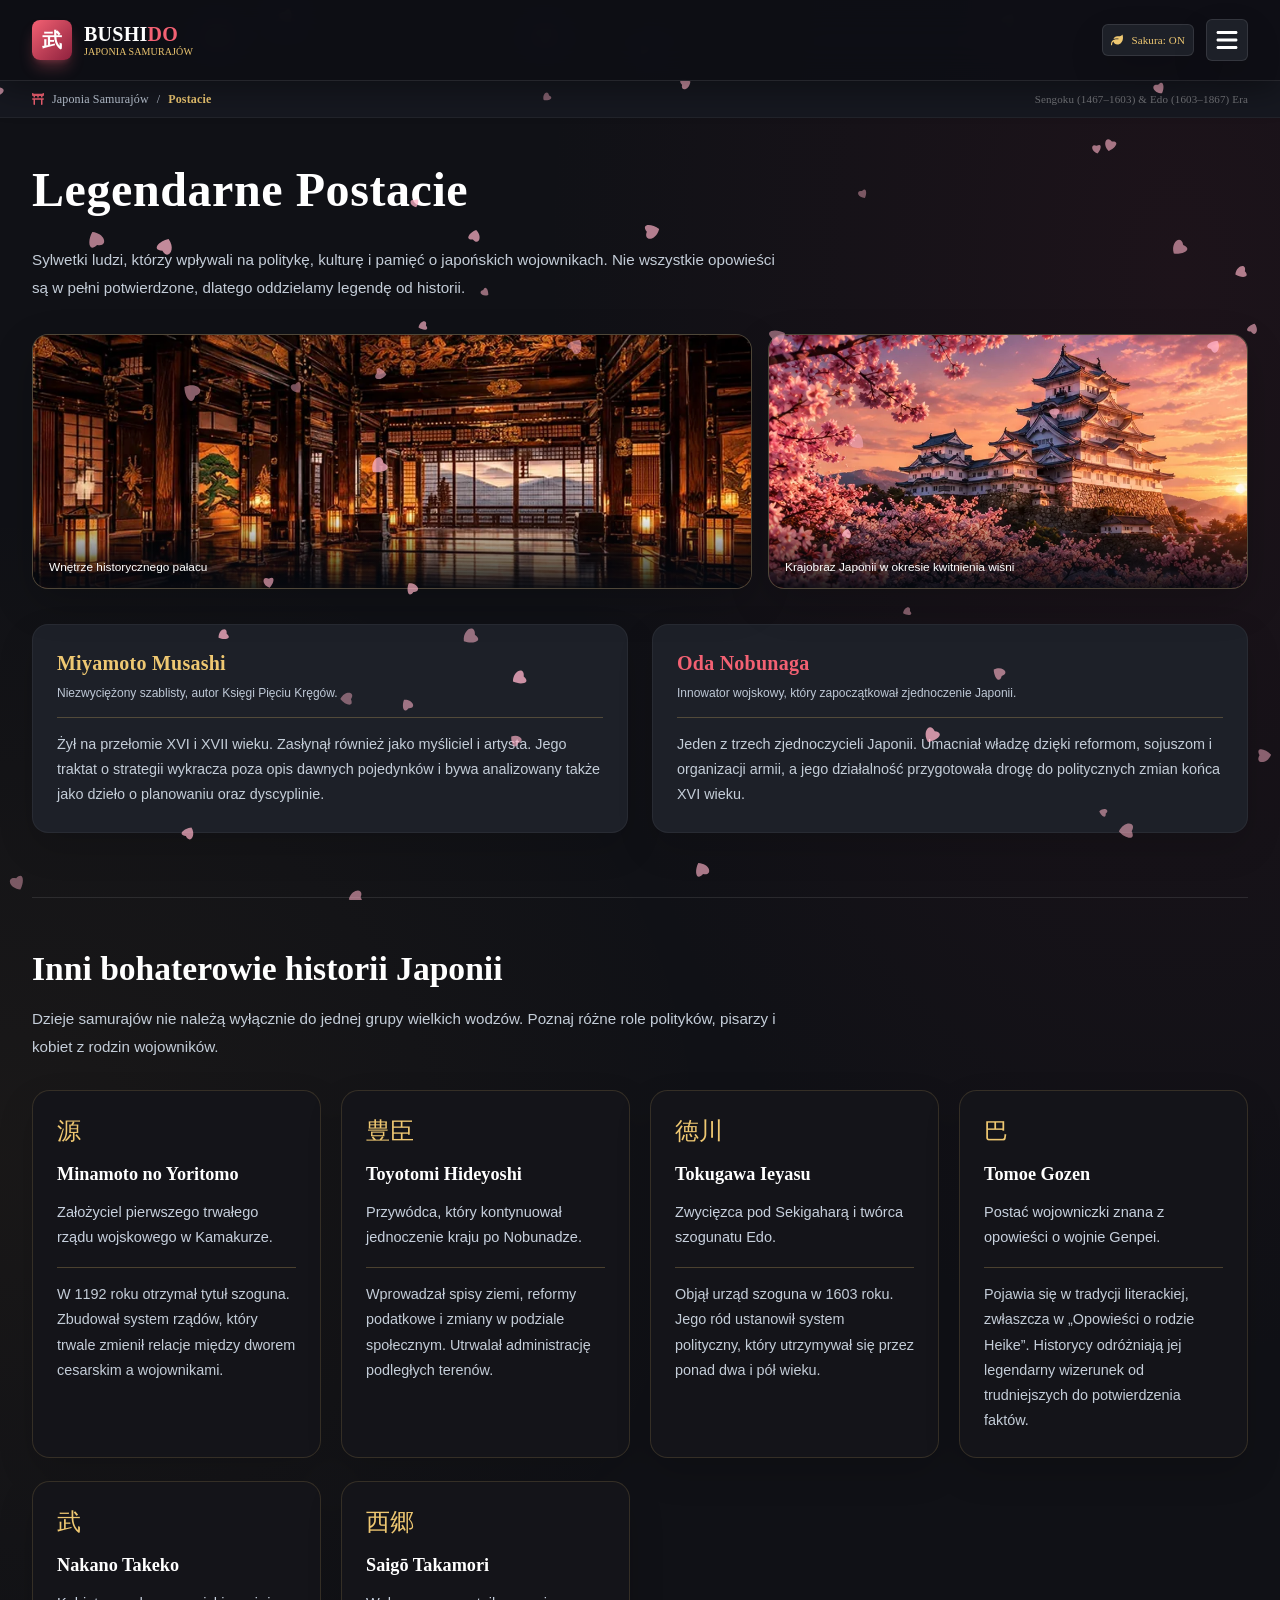
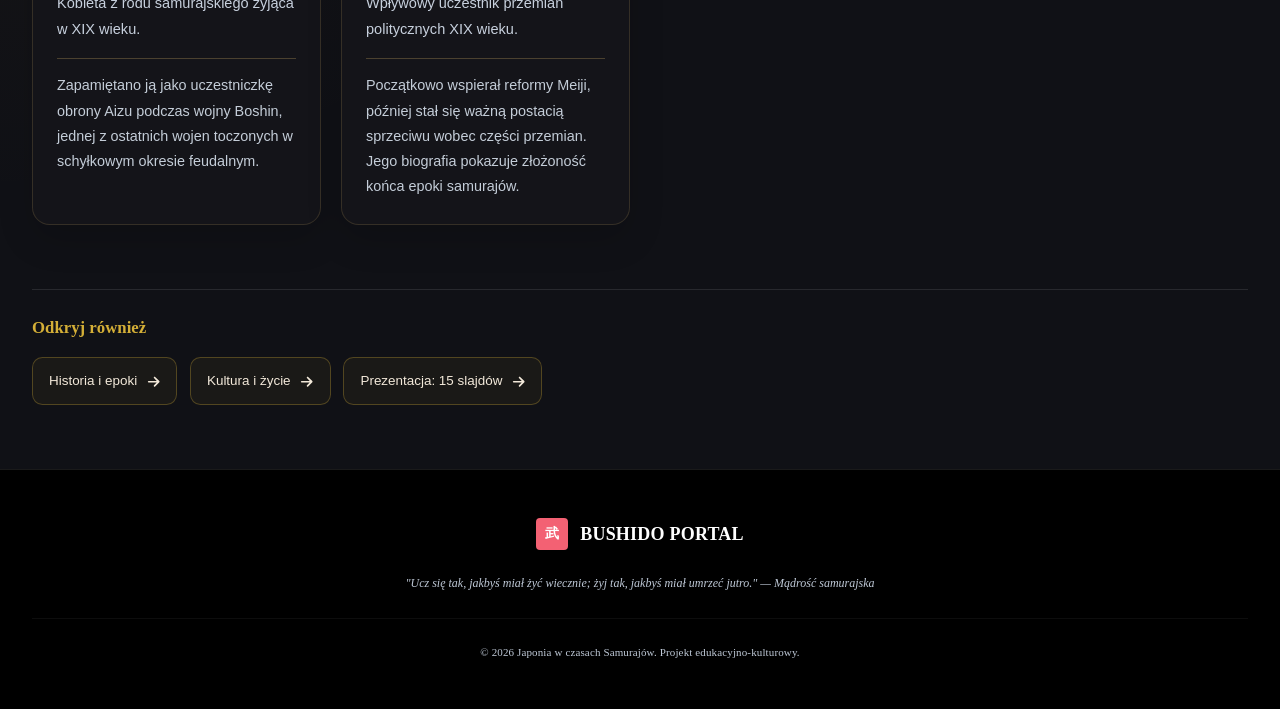
<file: warriors.html>
<!DOCTYPE html>

<html lang="pl"><head>
<meta charset="utf-8"/>
<meta content="width=device-width, initial-scale=1.0" name="viewport"/>
<title>Postacie | BUSHIDO — Japonia Samurajów</title>
<!-- Tailwind CSS CDN -->
<!-- Google Fonts: Cinzel, Noto Serif JP, Inter -->
<!-- FontAwesome Icons -->
<link href="assets/tailwind-local.css" rel="stylesheet"/><link href="assets/style.css" rel="stylesheet"/><meta content="Postacie: edukacyjna strona o historii, wojownikach i kulturze dawnej Japonii." name="description"/><meta content="#101319" name="theme-color"/></head><body class="washi-pattern antialiased selection:bg-samurai-red selection:text-white flex flex-col min-h-screen site-body"><a class="skip-link" href="#main-content">Przejdź do treści</a><canvas id="sakura-canvas"></canvas><header class="sticky top-0 z-50 bg-samurai-bg/95 backdrop-blur-md border-b border-white/10">
<div class="max-w-7xl mx-auto px-4 sm:px-6 lg:px-8 h-20 flex items-center justify-between">
<!-- Brand Logo -->
<a class="flex items-center space-x-3 group" href="index.html">
<span class="w-10 h-10 rounded-lg bg-gradient-to-br from-samurai-red to-samurai-crimson flex items-center justify-center text-white font-jp font-extrabold text-xl shadow-lg shadow-samurai-red/30 group-hover:scale-105 transition-transform">武</span>
<div>
<span class="font-cinzel text-xl font-bold tracking-widest text-white block">BUSHI<span class="text-samurai-red">DO</span></span>
<span class="text-[10px] tracking-widest text-samurai-gold uppercase block -mt-1 font-cinzel">Japonia Samurajów</span>
</div>
</a>
<!-- Desktop Links -->
<nav class="hidden xl:flex space-x-1 font-cinzel text-xs font-semibold tracking-wider desktop-nav">
<a class="nav-btn px-3 py-2 rounded-md transition-all text-samurai-text hover:text-samurai-gold hover:bg-white/5 inline-flex items-center" href="index.html" id="nav-home">Główna</a>
<a class="nav-btn px-3 py-2 rounded-md transition-all text-samurai-gold border border-samurai-gold/30 hover:bg-samurai-gold/20 flex items-center gap-1.5 inline-flex items-center" href="presentation.html" id="nav-presentation"><svg aria-hidden="true" class="site-icon text-[10px]" fill="currentColor" focusable="false" height="1em" viewBox="0 0 384 512" width="1em"><path d="M73 39c-14.8-9.1-33.4-9.4-48.5-.9S0 62.6 0 80L0 432c0 17.4 9.4 33.4 24.5 41.9s33.7 8.1 48.5-.9L361 297c14.3-8.7 23-24.2 23-41s-8.7-32.2-23-41L73 39z"></path></svg> Prezentacja (15 Slajdów)</a>
<a class="nav-btn px-3 py-2 rounded-md transition-all text-samurai-text hover:text-samurai-gold hover:bg-white/5 flex items-center gap-1.5 inline-flex items-center" href="popculture.html" id="nav-popculture"><svg aria-hidden="true" class="site-icon text-[10px] text-samurai-red" fill="currentColor" focusable="false" height="1em" viewBox="0 0 512 512" width="1em"><path d="M0 96C0 60.7 28.7 32 64 32l384 0c35.3 0 64 28.7 64 64l0 320c0 35.3-28.7 64-64 64L64 480c-35.3 0-64-28.7-64-64L0 96zM48 368l0 32c0 8.8 7.2 16 16 16l32 0c8.8 0 16-7.2 16-16l0-32c0-8.8-7.2-16-16-16l-32 0c-8.8 0-16 7.2-16 16zm368-16c-8.8 0-16 7.2-16 16l0 32c0 8.8 7.2 16 16 16l32 0c8.8 0 16-7.2 16-16l0-32c0-8.8-7.2-16-16-16l-32 0zM48 240l0 32c0 8.8 7.2 16 16 16l32 0c8.8 0 16-7.2 16-16l0-32c0-8.8-7.2-16-16-16l-32 0c-8.8 0-16 7.2-16 16zm368-16c-8.8 0-16 7.2-16 16l0 32c0 8.8 7.2 16 16 16l32 0c8.8 0 16-7.2 16-16l0-32c0-8.8-7.2-16-16-16l-32 0zM48 112l0 32c0 8.8 7.2 16 16 16l32 0c8.8 0 16-7.2 16-16l0-32c0-8.8-7.2-16-16-16L64 96c-8.8 0-16 7.2-16 16zM416 96c-8.8 0-16 7.2-16 16l0 32c0 8.8 7.2 16 16 16l32 0c8.8 0 16-7.2 16-16l0-32c0-8.8-7.2-16-16-16l-32 0zM160 128l0 64c0 17.7 14.3 32 32 32l128 0c17.7 0 32-14.3 32-32l0-64c0-17.7-14.3-32-32-32L192 96c-17.7 0-32 14.3-32 32zm32 160c-17.7 0-32 14.3-32 32l0 64c0 17.7 14.3 32 32 32l128 0c17.7 0 32-14.3 32-32l0-64c0-17.7-14.3-32-32-32l-128 0z"></path></svg> Popkultura</a>
<a class="nav-btn px-3 py-2 rounded-md transition-all text-samurai-text hover:text-samurai-gold hover:bg-white/5 inline-flex items-center" href="history.html" id="nav-history">Historia &amp; Ery</a>
<a class="nav-btn px-3 py-2 rounded-md transition-all text-samurai-text hover:text-samurai-gold hover:bg-white/5 inline-flex items-center" href="bushido.html" id="nav-bushido">Kodeks Bushidō</a>
<a class="nav-btn px-3 py-2 rounded-md transition-all text-samurai-text hover:text-samurai-gold hover:bg-white/5 inline-flex items-center" href="arsenal.html" id="nav-arsenal">Uzbrojenie</a>
<a aria-current="page" class="nav-btn px-3 py-2 rounded-md transition-all text-samurai-text hover:text-samurai-gold hover:bg-white/5 inline-flex items-center nav-current font-bold" href="warriors.html" id="nav-warriors">Postacie</a>
<a class="nav-btn px-3 py-2 rounded-md transition-all text-samurai-text hover:text-samurai-gold hover:bg-white/5 inline-flex items-center" href="culture.html" id="nav-culture">Kultura</a>
</nav>
<!-- Sakura Toggle & Mobile Menu Switcher -->
<div class="flex items-center space-x-3">
<button aria-label="Włącz lub wyłącz spadające płatki sakury" aria-pressed="true" class="p-2 rounded-md bg-samurai-card border border-white/10 text-samurai-gold hover:text-white hover:border-samurai-gold/50 transition-all text-xs flex items-center gap-2" id="toggle-sakura" title="Przełącz animację wiśni">
<svg aria-hidden="true" class="site-icon" fill="currentColor" focusable="false" height="1em" viewBox="0 0 512 512" width="1em"><path d="M272 96c-78.6 0-145.1 51.5-167.7 122.5c33.6-17 71.5-26.5 111.7-26.5l88 0c8.8 0 16 7.2 16 16s-7.2 16-16 16l-16 0-72 0s0 0 0 0c-16.6 0-32.7 1.9-48.3 5.4c-25.9 5.9-49.9 16.4-71.4 30.7c0 0 0 0 0 0C38.3 298.8 0 364.9 0 440l0 16c0 13.3 10.7 24 24 24s24-10.7 24-24l0-16c0-48.7 20.7-92.5 53.8-123.2C121.6 392.3 190.3 448 272 448l1 0c132.1-.7 239-130.9 239-291.4c0-42.6-7.5-83.1-21.1-119.6c-2.6-6.9-12.7-6.6-16.2-.1C455.9 72.1 418.7 96 376 96L272 96z"></path></svg>
<span class="hidden sm:inline text-[11px] font-cinzel">Sakura: ON</span>
</button>
<button aria-controls="mobile-menu" aria-expanded="false" aria-label="Otwórz menu" class="xl:hidden text-2xl text-white focus:outline-none p-2 rounded-md bg-samurai-card border border-white/10 menu-toggle" id="mobile-menu-btn">
<svg aria-hidden="true" class="site-icon" fill="currentColor" focusable="false" height="1em" viewBox="0 0 448 512" width="1em"><path d="M0 96C0 78.3 14.3 64 32 64l384 0c17.7 0 32 14.3 32 32s-14.3 32-32 32L32 128C14.3 128 0 113.7 0 96zM0 256c0-17.7 14.3-32 32-32l384 0c17.7 0 32 14.3 32 32s-14.3 32-32 32L32 288c-17.7 0-32-14.3-32-32zM448 416c0 17.7-14.3 32-32 32L32 448c-17.7 0-32-14.3-32-32s14.3-32 32-32l384 0c17.7 0 32 14.3 32 32z"></path></svg>
</button>
</div>
</div>
<!-- Mobile Drawer -->
<div class="hidden xl:hidden bg-samurai-card border-b border-white/10 px-6 py-4 space-y-2 font-cinzel text-sm" id="mobile-menu">
<a class="block w-full text-left text-samurai-text hover:text-samurai-gold py-2 border-b border-white/5 inline-flex items-center" href="index.html">Strona Główna</a>
<a class="block w-full text-left text-samurai-gold py-2 border-b border-white/5 inline-flex items-center" href="presentation.html"><svg aria-hidden="true" class="site-icon text-xs mr-2" fill="currentColor" focusable="false" height="1em" viewBox="0 0 384 512" width="1em"><path d="M73 39c-14.8-9.1-33.4-9.4-48.5-.9S0 62.6 0 80L0 432c0 17.4 9.4 33.4 24.5 41.9s33.7 8.1 48.5-.9L361 297c14.3-8.7 23-24.2 23-41s-8.7-32.2-23-41L73 39z"></path></svg>Interaktywna Prezentacja (15 Slajdów)</a>
<a class="block w-full text-left text-samurai-red py-2 border-b border-white/5 inline-flex items-center" href="popculture.html"><svg aria-hidden="true" class="site-icon text-xs mr-2" fill="currentColor" focusable="false" height="1em" viewBox="0 0 512 512" width="1em"><path d="M0 96C0 60.7 28.7 32 64 32l384 0c35.3 0 64 28.7 64 64l0 320c0 35.3-28.7 64-64 64L64 480c-35.3 0-64-28.7-64-64L0 96zM48 368l0 32c0 8.8 7.2 16 16 16l32 0c8.8 0 16-7.2 16-16l0-32c0-8.8-7.2-16-16-16l-32 0c-8.8 0-16 7.2-16 16zm368-16c-8.8 0-16 7.2-16 16l0 32c0 8.8 7.2 16 16 16l32 0c8.8 0 16-7.2 16-16l0-32c0-8.8-7.2-16-16-16l-32 0zM48 240l0 32c0 8.8 7.2 16 16 16l32 0c8.8 0 16-7.2 16-16l0-32c0-8.8-7.2-16-16-16l-32 0c-8.8 0-16 7.2-16 16zm368-16c-8.8 0-16 7.2-16 16l0 32c0 8.8 7.2 16 16 16l32 0c8.8 0 16-7.2 16-16l0-32c0-8.8-7.2-16-16-16l-32 0zM48 112l0 32c0 8.8 7.2 16 16 16l32 0c8.8 0 16-7.2 16-16l0-32c0-8.8-7.2-16-16-16L64 96c-8.8 0-16 7.2-16 16zM416 96c-8.8 0-16 7.2-16 16l0 32c0 8.8 7.2 16 16 16l32 0c8.8 0 16-7.2 16-16l0-32c0-8.8-7.2-16-16-16l-32 0zM160 128l0 64c0 17.7 14.3 32 32 32l128 0c17.7 0 32-14.3 32-32l0-64c0-17.7-14.3-32-32-32L192 96c-17.7 0-32 14.3-32 32zm32 160c-17.7 0-32 14.3-32 32l0 64c0 17.7 14.3 32 32 32l128 0c17.7 0 32-14.3 32-32l0-64c0-17.7-14.3-32-32-32l-128 0z"></path></svg>Popkultura (Gry, Filmy, Seriale)</a>
<a class="block w-full text-left text-samurai-text hover:text-samurai-gold py-2 border-b border-white/5 inline-flex items-center" href="history.html">Historia i Ery</a>
<a class="block w-full text-left text-samurai-text hover:text-samurai-gold py-2 border-b border-white/5 inline-flex items-center" href="bushido.html">Kodeks Bushidō</a>
<a class="block w-full text-left text-samurai-text hover:text-samurai-gold py-2 border-b border-white/5 inline-flex items-center" href="arsenal.html">Broń i Uzbrojenie</a>
<a aria-current="page" class="block w-full text-left text-samurai-text hover:text-samurai-gold py-2 border-b border-white/5 inline-flex items-center nav-current font-bold" href="warriors.html">Legendarne Postacie</a>
<a class="block w-full text-left text-samurai-text hover:text-samurai-gold py-2 inline-flex items-center" href="culture.html">Kultura i Życie</a>
</div>
</header><div class="bg-samurai-darkPaper border-b border-white/5 py-2.5 px-4 sm:px-6 lg:px-8">
<div class="max-w-7xl mx-auto flex items-center justify-between text-xs font-cinzel text-samurai-muted">
<div class="flex items-center space-x-2">
<svg aria-hidden="true" class="site-icon text-samurai-red" fill="currentColor" focusable="false" height="1em" viewBox="0 0 512 512" width="1em"><path d="M0 80c0 26.5 21.5 48 48 48l16 0 0 64 64 0 0-64 96 0 0 64 64 0 0-64 96 0 0 64 64 0 0-64 16 0c26.5 0 48-21.5 48-48l0-66.6C512 6 506 0 498.6 0c-1.7 0-3.4 .3-5 1l-49 19.6C425.7 28.1 405.5 32 385.2 32L126.8 32c-20.4 0-40.5-3.9-59.4-11.4L18.4 1c-1.6-.6-3.3-1-5-1C6 0 0 6 0 13.4L0 80zM64 288l0 192c0 17.7 14.3 32 32 32s32-14.3 32-32l0-192 256 0 0 192c0 17.7 14.3 32 32 32s32-14.3 32-32l0-192 32 0c17.7 0 32-14.3 32-32s-14.3-32-32-32L32 224c-17.7 0-32 14.3-32 32s14.3 32 32 32l32 0z"></path></svg>
<span>Japonia Samurajów</span>
<span>/</span>
<span class="text-samurai-gold font-semibold" id="breadcrumb-current">Postacie</span>
</div>
<div class="hidden sm:block text-[11px] text-white/40" id="page-time-indicator">
                Sengoku (1467–1603) &amp; Edo (1603–1867) Era
            </div>
</div>
</div><main class="flex-grow relative" id="main-content"><section class="page-view max-w-7xl mx-auto px-4 sm:px-6 lg:px-8 py-12 active-view" id="view-warriors">
<h1 class="font-cinzel text-3xl sm:text-5xl font-black text-white mb-8">Legendarne Postacie</h1><p class="section-intro mb-8">Sylwetki ludzi, którzy wpływali na politykę, kulturę i pamięć o japońskich wojownikach. Nie wszystkie opowieści są w pełni potwierdzone, dlatego oddzielamy legendę od historii.</p><div class="page-photo-banner"><figure class="feature-photo feature-photo-1 reveal-on-scroll"><img alt="Wnętrze historycznego pałacu" decoding="async" loading="eager" src="assets/images/palac-edo.webp"/><figcaption>Wnętrze historycznego pałacu</figcaption></figure><figure class="feature-photo feature-photo-2 reveal-on-scroll"><img alt="Krajobraz Japonii w okresie kwitnienia wiśni" decoding="async" loading="lazy" src="assets/images/zamek-sakura.webp"/><figcaption>Krajobraz Japonii w okresie kwitnienia wiśni</figcaption></figure></div>
<div class="grid grid-cols-1 md:grid-cols-2 gap-6">
<div class="bg-samurai-card p-6 rounded-2xl border border-white/5"><h3 class="font-cinzel text-xl text-samurai-gold font-bold">Miyamoto Musashi</h3><p class="text-xs text-samurai-muted mt-2">Niezwyciężony szablisty, autor Księgi Pięciu Kręgów.</p><p class="extended-description">Żył na przełomie XVI i XVII wieku. Zasłynął również jako myśliciel i artysta. Jego traktat o strategii wykracza poza opis dawnych pojedynków i bywa analizowany także jako dzieło o planowaniu oraz dyscyplinie.</p></div>
<div class="bg-samurai-card p-6 rounded-2xl border border-white/5"><h3 class="font-cinzel text-xl text-samurai-red font-bold">Oda Nobunaga</h3><p class="text-xs text-samurai-muted mt-2">Innowator wojskowy, który zapoczątkował zjednoczenie Japonii.</p><p class="extended-description">Jeden z trzech zjednoczycieli Japonii. Umacniał władzę dzięki reformom, sojuszom i organizacji armii, a jego działalność przygotowała drogę do politycznych zmian końca XVI wieku.</p></div>
</div>
<div class="content-section reveal-on-scroll"><h2 class="section-heading">Inni bohaterowie historii Japonii</h2><p class="section-intro">Dzieje samurajów nie należą wyłącznie do jednej grupy wielkich wodzów. Poznaj różne role polityków, pisarzy i kobiet z rodzin wojowników.</p><div class="topic-grid"><article class="topic-card reveal-on-scroll"><span class="font-jp text-2xl text-samurai-gold block mb-3">源</span><h3>Minamoto no Yoritomo</h3><p>Założyciel pierwszego trwałego rządu wojskowego w Kamakurze.</p><p class="extended-description">W 1192 roku otrzymał tytuł szoguna. Zbudował system rządów, który trwale zmienił relacje między dworem cesarskim a wojownikami.</p></article><article class="topic-card reveal-on-scroll"><span class="font-jp text-2xl text-samurai-gold block mb-3">豊臣</span><h3>Toyotomi Hideyoshi</h3><p>Przywódca, który kontynuował jednoczenie kraju po Nobunadze.</p><p class="extended-description">Wprowadzał spisy ziemi, reformy podatkowe i zmiany w podziale społecznym. Utrwalał administrację podległych terenów.</p></article><article class="topic-card reveal-on-scroll"><span class="font-jp text-2xl text-samurai-gold block mb-3">徳川</span><h3>Tokugawa Ieyasu</h3><p>Zwycięzca pod Sekigaharą i twórca szogunatu Edo.</p><p class="extended-description">Objął urząd szoguna w 1603 roku. Jego ród ustanowił system polityczny, który utrzymywał się przez ponad dwa i pół wieku.</p></article><article class="topic-card reveal-on-scroll"><span class="font-jp text-2xl text-samurai-gold block mb-3">巴</span><h3>Tomoe Gozen</h3><p>Postać wojowniczki znana z opowieści o wojnie Genpei.</p><p class="extended-description">Pojawia się w tradycji literackiej, zwłaszcza w „Opowieści o rodzie Heike”. Historycy odróżniają jej legendarny wizerunek od trudniejszych do potwierdzenia faktów.</p></article><article class="topic-card reveal-on-scroll"><span class="font-jp text-2xl text-samurai-gold block mb-3">武</span><h3>Nakano Takeko</h3><p>Kobieta z rodu samurajskiego żyjąca w XIX wieku.</p><p class="extended-description">Zapamiętano ją jako uczestniczkę obrony Aizu podczas wojny Boshin, jednej z ostatnich wojen toczonych w schyłkowym okresie feudalnym.</p></article><article class="topic-card reveal-on-scroll"><span class="font-jp text-2xl text-samurai-gold block mb-3">西郷</span><h3>Saigō Takamori</h3><p>Wpływowy uczestnik przemian politycznych XIX wieku.</p><p class="extended-description">Początkowo wspierał reformy Meiji, później stał się ważną postacią sprzeciwu wobec części przemian. Jego biografia pokazuje złożoność końca epoki samurajów.</p></article></div></div><div class="related-nav"><h2>Odkryj również</h2><div class="related-links"><a class="related-link" href="history.html">Historia i epoki <svg aria-hidden="true" class="site-icon" fill="currentColor" focusable="false" height="1em" viewBox="0 0 448 512" width="1em"><path d="M438.6 278.6c12.5-12.5 12.5-32.8 0-45.3l-160-160c-12.5-12.5-32.8-12.5-45.3 0s-12.5 32.8 0 45.3L338.8 224 32 224c-17.7 0-32 14.3-32 32s14.3 32 32 32l306.7 0L233.4 393.4c-12.5 12.5-12.5 32.8 0 45.3s32.8 12.5 45.3 0l160-160z"></path></svg></a><a class="related-link" href="culture.html">Kultura i życie <svg aria-hidden="true" class="site-icon" fill="currentColor" focusable="false" height="1em" viewBox="0 0 448 512" width="1em"><path d="M438.6 278.6c12.5-12.5 12.5-32.8 0-45.3l-160-160c-12.5-12.5-32.8-12.5-45.3 0s-12.5 32.8 0 45.3L338.8 224 32 224c-17.7 0-32 14.3-32 32s14.3 32 32 32l306.7 0L233.4 393.4c-12.5 12.5-12.5 32.8 0 45.3s32.8 12.5 45.3 0l160-160z"></path></svg></a><a class="related-link" href="presentation.html">Prezentacja: 15 slajdów <svg aria-hidden="true" class="site-icon" fill="currentColor" focusable="false" height="1em" viewBox="0 0 448 512" width="1em"><path d="M438.6 278.6c12.5-12.5 12.5-32.8 0-45.3l-160-160c-12.5-12.5-32.8-12.5-45.3 0s-12.5 32.8 0 45.3L338.8 224 32 224c-17.7 0-32 14.3-32 32s14.3 32 32 32l306.7 0L233.4 393.4c-12.5 12.5-12.5 32.8 0 45.3s32.8 12.5 45.3 0l160-160z"></path></svg></a></div></div></section></main><footer class="bg-black border-t border-white/10 py-12 mt-auto">
<div class="max-w-7xl mx-auto px-4 sm:px-6 lg:px-8 text-center space-y-6">
<div class="flex justify-center items-center space-x-3">
<span class="w-8 h-8 rounded bg-samurai-red flex items-center justify-center text-white font-jp font-bold text-sm">武</span>
<span class="font-cinzel text-lg font-bold tracking-widest text-white">BUSHIDO PORTAL</span>
</div>
<p class="font-jp text-xs text-samurai-muted max-w-2xl mx-auto italic leading-relaxed">
                "Ucz się tak, jakbyś miał żyć wiecznie; żyj tak, jakbyś miał umrzeć jutro." — Mądrość samurajska
            </p>
<div class="text-[11px] font-cinzel text-samurai-muted pt-6 border-t border-white/5">
                © 2026 Japonia w czasach Samurajów. Projekt edukacyjno-kulturowy.
            </div>
</div>
</footer><script defer="True" src="assets/app.js"></script><button aria-label="Wróć na początek strony" class="back-to-top" id="back-to-top" title="Wróć na górę" type="button">↑</button><div aria-hidden="true" id="scroll-progress"></div></body></html>
</file>
<file: assets/style.css>
body {
            background-color: #0a0a0d;
            color: #e2e8f0;
            font-family: 'Inter', sans-serif;
            overflow-x: hidden;
        }

        .font-cinzel { font-family: 'Cinzel', serif; }
        .font-jp { font-family: 'Noto Serif JP', serif; }

        /* Washi Paper Texture Pattern */
        .washi-pattern {
            background-image: radial-gradient(rgba(212, 175, 55, 0.03) 1px, transparent 0);
            background-size: 28px 28px;
        }

        /* Gold Gradient Text */
        .gold-gradient-text {
            background: linear-gradient(135deg, #f3e5ab 0%, #d4af37 50%, #a37c0c 100%);
            -webkit-background-clip: text;
            -webkit-text-fill-color: transparent;
        }

        /* Red Accent Border */
        .crimson-left-border {
            border-left: 4px solid #bc002d;
        }

        /* Custom Scrollbar */
        ::-webkit-scrollbar {
            width: 8px;
        }
        ::-webkit-scrollbar-track {
            background: #0a0a0d;
        }
        ::-webkit-scrollbar-thumb {
            background: #24242e;
            border-radius: 4px;
        }
        ::-webkit-scrollbar-thumb:hover {
            background: #bc002d;
        }

        /* Sakura Canvas */
        #sakura-canvas {
            position: fixed;
            top: 0;
            left: 0;
            width: 100%;
            height: 100%;
            pointer-events: none;
            z-index: 10;
        }

        /* Page View Transition Animation */
        .page-view {
            display: block;
            opacity: 1;
            transform: none;
            transition: opacity 0.4s ease-out, transform 0.4s ease-out;
        }
        .page-view.active-view {
            display: block;
            opacity: 1;
            transform: translateY(0);
        }

        /* Interactive Card Glow Effect */
        .hover-glow {
            transition: all 0.3s cubic-bezier(0.165, 0.84, 0.44, 1);
        }
        .hover-glow:hover {
            transform: translateY(-4px);
            box-shadow: 0 10px 30px -10px rgba(188, 0, 45, 0.3);
        }

        /* Kanji Watermark Background */
        .kanji-watermark {
            position: absolute;
            font-family: 'Noto Serif JP', serif;
            font-weight: 900;
            color: rgba(255, 255, 255, 0.02);
            user-select: none;
            pointer-events: none;
            z-index: 0;
            line-height: 1;
        }

        /* Slide Animation */
        .slide-item {
            display: none;
            opacity: 0;
            transition: opacity 0.5s ease-in-out;
        }
        .slide-item.active-slide {
            display: block;
            opacity: 1;
        }

        /* Fullscreen Focus mode for presentation */
        .presentation-fullscreen {
            position: fixed !important;
            top: 0 !important;
            left: 0 !important;
            right: 0 !important;
            bottom: 0 !important;
            width: 100vw !important;
            height: 100vh !important;
            z-index: 9999 !important;
            border-radius: 0 !important;
            margin: 0 !important;
            max-width: none !important;
            overflow-y: auto !important;
        }
    
/* Shared styles for standalone subpages */
.page-view {display:block;opacity:1;transform:none}
.extended-description {font-size:.88rem;line-height:1.85;color:#b8c2d1;margin-top:1rem;padding-top:.9rem;border-top:1px solid rgba(212,175,55,.16)}
.study-note {margin-top:1.65rem;padding:1.2rem 1.4rem;border-radius:1rem;background:rgba(212,175,55,.065);border:1px solid rgba(212,175,55,.28);line-height:1.85;color:#cbd5e1;font-size:.875rem}
.study-note-title {font-family:Cinzel,serif;display:block;font-size:.9rem;font-weight:700;color:#d4af37;margin-bottom:.55rem}
.study-note p {margin:0}
.section-kicker {color:#d4af37;letter-spacing:.13em;text-transform:uppercase;font-family:Cinzel,serif;font-size:.72rem;font-weight:700;margin-bottom:.55rem}
.section-heading {color:#fff;font-family:Cinzel,serif;font-size:clamp(1.35rem,3vw,2.1rem);font-weight:800;line-height:1.35;margin-bottom:.85rem}
.section-intro {max-width:760px;color:#a9b8c9;font-size:.95rem;line-height:1.85}
.content-section {margin-top:4rem;border-top:1px solid rgba(255,255,255,.1);padding-top:3rem}
.topic-grid {display:grid;grid-template-columns:repeat(auto-fit,minmax(245px,1fr));gap:1.25rem;margin-top:1.8rem}
.topic-card {border:1px solid rgba(255,255,255,.1);background:#141419;padding:1.5rem;border-radius:1.1rem;min-width:0}
.topic-card h3{font-size:1.05rem;font-family:Cinzel,serif;font-weight:700;color:#fff;margin-bottom:.7rem}
.topic-card>p:not(.extended-description){color:#94a3b8;font-size:.87rem;line-height:1.75}
.nav-tile{display:flex;flex-direction:column;gap:.7rem;padding:1.5rem;border:1px solid rgba(212,175,55,.2);background:#141419;border-radius:1rem;transition:transform .2s,border-color .2s}
.nav-tile:hover{transform:translateY(-4px);border-color:#d4af37}
.nav-tile i{color:#d4af37;font-size:1.3rem}
.nav-tile strong{font-family:Cinzel,serif;color:white;font-size:1rem}
.nav-tile span{font-size:.84rem;color:#94a3b8;line-height:1.6}
.related-nav{margin-top:4rem;padding:1.5rem 0 0;border-top:1px solid rgba(255,255,255,.1)}
.related-nav h2{font-family:Cinzel,serif;color:#d4af37;font-size:1.05rem;font-weight:700;margin-bottom:1rem}
.related-links{display:flex;flex-wrap:wrap;gap:.8rem}
.related-link{border:1px solid rgba(212,175,55,.3);background:rgba(212,175,55,.05);border-radius:.65rem;padding:.75rem 1rem;display:inline-flex;gap:.6rem;align-items:center;color:#eee;font-size:.84rem;transition:background .2s}
.related-link:hover{background:rgba(212,175,55,.13)}
.nav-current{background:rgba(212,175,55,.12)!important;border:1px solid rgba(212,175,55,.45)!important;color:#d4af37!important}
.pop-card{cursor:pointer}
.slide-item{padding-bottom:1rem}
#presentation-box{min-height:580px}
@media(max-width:640px){.topic-grid{grid-template-columns:1fr}.study-note{padding:1rem}.page-view{padding-top:2rem}}
@media(prefers-reduced-motion:reduce){*,*:before,*:after{scroll-behavior:auto!important;animation-duration:.01ms!important;transition-duration:.01ms!important}}

/* ===== BUSHIDO 2.0: reliable offline layout and legible color contrast ===== */
:root {color-scheme:dark;--ink:#edf1f7;--sub:#bec8d6;--gold:#efc872;--rose:#f36173;}
html{scroll-behavior:smooth;scroll-padding-top:106px;overflow-x:clip}
body.site-body{margin:0;background:radial-gradient(ellipse at 92% 12%,rgba(102,30,49,.15),transparent 38%),radial-gradient(ellipse at 0% 50%,rgba(209,159,70,.05),transparent 40%),#101116;color:var(--ink);min-height:100vh;line-height:1.65}
main{isolation:isolate;min-width:0;width:100%;}
main>.page-view{display:block!important;opacity:1!important;transform:none!important;min-width:0;padding-bottom:4rem;}
.site-body *{min-width:0}
.site-body img{max-width:100%}
.site-body a{transition:color .2s ease,background-color .2s ease,border-color .2s ease,transform .2s ease}
.site-body a:focus-visible,.site-body button:focus-visible,[role="link"]:focus-visible{outline:2px solid var(--gold);outline-offset:4px}
.site-body .text-samurai-muted{color:var(--sub)}
.site-body .text-samurai-red{color:var(--rose)}
.site-body .text-samurai-gold{color:var(--gold)}
.site-body p,.site-body li{overflow-wrap:break-word}
.font-cinzel{font-family:Georgia,'Times New Roman',serif;letter-spacing:.012em}
.font-jp{font-family:Georgia,'Times New Roman',serif}
.gold-gradient-text{background:linear-gradient(115deg,#fff3ce 0%,#f5cd75 48%,#e5b45c 100%);background-clip:text;-webkit-background-clip:text;-webkit-text-fill-color:transparent}
.site-body .section-intro,.site-body .extended-description{color:#c4cdd8}
.site-body .section-kicker{color:#efc872}
.site-body header{box-shadow:0 10px 30px rgba(0,0,0,.35);position:sticky;top:0;background:rgba(14,15,21,.96)!important;backdrop-filter:blur(18px)}
.site-body header .max-w-7xl{max-width:1450px}
.site-body header nav a{white-space:nowrap;font-family:system-ui,-apple-system,sans-serif;font-size:12px;font-weight:650;letter-spacing:.015em;padding:.65rem .65rem}
.site-body header nav a.nav-current{background:rgba(239,200,114,.12)!important;border-radius:.5rem!important;border:1px solid rgba(239,200,114,.35)!important;color:#f9dc9a!important}
.site-body #mobile-menu{max-height:min(75vh,720px);overflow-y:auto}
.site-body #mobile-menu.hidden{display:none!important}
@media(max-width:1480px){.site-body .desktop-nav{display:none!important}.site-body #mobile-menu-btn{display:flex!important;align-items:center;justify-content:center}}
@media(min-width:1481px){.site-body .desktop-nav{display:flex!important}.site-body #mobile-menu-btn{display:none!important}}
@media(max-width:550px){.site-body header .max-w-7xl{height:72px}.site-body header .font-cinzel.text-xl{font-size:1.05rem}.site-body .page-view{padding-top:2rem}.site-body h1{font-size:clamp(2rem,8vw,3rem)!important;line-height:1.12}.site-body h2{line-height:1.2}.site-body .max-w-7xl{padding-left:1rem;padding-right:1rem}.site-body #toggle-sakura{padding:.55rem}}
/* Visible petal layer above content, below sticky navigation and modals */
#sakura-canvas{position:fixed;inset:0;width:100%;height:100%;pointer-events:none;z-index:35;opacity:.9}
.sakura-pause #sakura-canvas{opacity:0}
.site-icon{display:inline-block;flex:none;vertical-align:-.12em;width:1em;height:1em}
.site-body svg.text-2xl{width:1.5em;height:1.5em}
.site-body svg.text-3xl{width:1.85em;height:1.85em}
.site-body .nav-tile>.site-icon{width:1.4em;height:1.4em}
.btn-state-icon{font-size:.8rem;line-height:1}
/* Cover image stays underneath text: no overlapping or giant blank space */
.hero-billboard{isolation:isolate;min-height:490px;display:flex;align-items:center;margin-top:0!important;position:relative;background:#161820!important;}
.hero-image-layer{position:absolute;inset:0;z-index:-1;background-image:linear-gradient(90deg,#11141d 5%,rgba(15,18,26,.98) 33%,rgba(15,18,26,.79) 56%,rgba(14,16,21,.25) 100%),url('images/zamek-himeji.webp');background-size:cover;background-position:center 51%;transform:scale(1.01)}
.hero-billboard>.relative{z-index:1;max-width:830px}
.hero-billboard h1{font-size:clamp(2.2rem,4.5vw,4.5rem);line-height:1.16;text-wrap:balance;letter-spacing:-.035em}
.hero-billboard p{color:#dae2ed!important;max-width:680px;text-shadow:0 1px 8px #0f131c}
.hero-billboard .inline-flex.bg-samurai-red\/10{background:rgba(112,29,49,.67)}
@media(max-width:800px){.hero-billboard{min-height:auto;padding:4rem 1.5rem!important}.hero-image-layer{background-image:linear-gradient(90deg,rgba(13,15,22,.96),rgba(15,18,26,.82)),url('images/zamek-himeji.webp')}.hero-billboard .font-cinzel{max-width:700px}}
.home-photo-gallery{max-width:1250px;margin:-1rem auto 4.75rem;display:grid;grid-template-columns:repeat(3,minmax(0,1fr));gap:1.15rem;padding:0 1.3rem}
.gallery-photo,.feature-photo{position:relative;overflow:hidden;border-radius:1rem;border:1px solid rgba(239,200,114,.23);background:#1e2028;box-shadow:0 14px 40px rgba(0,0,0,.2)}
.gallery-photo{aspect-ratio:1.55}
.gallery-photo img,.feature-photo img{width:100%;height:100%;object-fit:cover;display:block;transition:transform .65s ease,filter .4s ease}
.gallery-photo:hover img,.feature-photo:hover img{transform:scale(1.045);filter:saturate(1.1)}
.gallery-photo figcaption,.feature-photo figcaption{position:absolute;bottom:0;left:0;right:0;background:linear-gradient(transparent,rgba(5,9,16,.91));padding:2.75rem 1rem .65rem;font-size:.74rem;color:#fff}
.page-photo-banner{display:grid;grid-template-columns:1.5fr 1fr;gap:1rem;margin:0 0 2.15rem;max-height:280px}
.page-photo-banner .feature-photo{height:255px}
.presentation-photo-banner{display:grid;grid-template-columns:1fr;gap:1rem;margin:2.5rem 0 0}
.presentation-photo-banner .feature-photo{height:170px}
@media(max-width:700px){.home-photo-gallery{grid-template-columns:repeat(2,minmax(0,1fr));gap:.65rem;margin-bottom:2.5rem}.home-photo-gallery .gallery-photo:last-child{display:none}.page-photo-banner{grid-template-columns:1fr;max-height:230px}.page-photo-banner .feature-photo{height:220px}.page-photo-banner .feature-photo:nth-child(2){display:none}}
/* Dense editorial cards, but enough breathing room for longer descriptions */
.topic-card,.nav-tile,.study-note,.site-body .bg-samurai-card{box-shadow:0 15px 36px rgba(0,0,0,.14)}
.topic-card,.nav-tile{border-color:rgba(239,200,114,.15)}
.nav-tile{padding:1.35rem;overflow:hidden;background:#1d2028;color:#e9edf3}
.nav-tile strong{font-size:1.07rem;color:#fff}
.nav-tile span{color:#bfc9d6}
.nav-tile-photo{width:calc(100% + 2.7rem);max-width:none!important;height:130px;object-fit:cover;margin:-1.35rem -1.35rem .5rem;filter:saturate(.94)}
.topic-card h3{font-size:1.14rem}
.topic-card>p:not(.extended-description){color:#c7d0dd;font-size:.91rem}
.site-body .extended-description{border-top:1px solid rgba(239,200,114,.25);line-height:1.75;font-size:.9rem}
.site-body .study-note{color:#d5deea;background:rgba(239,200,114,.07)}
.site-body .study-note-title{color:#f4d998}
.site-body .related-link{color:#f3e9da}
.site-body .related-link:hover{background:rgba(239,200,114,.17)}
.site-body .topic-grid{row-gap:1.4rem}
/* Slideshow controls responsive, cards never stacked atop hidden slides */
#presentation-box{min-height:580px!important;overflow:hidden;isolation:isolate}
#presentation-box .slide-item{display:none!important;opacity:0!important;transform:none!important}
#presentation-box .slide-item.active-slide{display:block!important;opacity:1!important;animation:slide-fade .35s ease-out}
@keyframes slide-fade{from{opacity:.4;transform:translateY(9px)}to{opacity:1;transform:translateY(0)}}
#presentation-box .slide-dot{cursor:pointer;min-width:8px;min-height:8px}
#presentation-box ul li,#presentation-box ol li{max-width:100%}
@media(max-width:700px){#presentation-box{min-height:500px!important;padding:1.1rem!important}#presentation-box h2{font-size:clamp(1.35rem,6vw,2rem)!important}#presentation-box .grid{row-gap:1.2rem}#presentation-box .text-xs{line-height:1.55}}
/* Tooltip + convenience controls */
.back-to-top{position:fixed;right:1.25rem;bottom:1.45rem;z-index:48;border:1px solid rgba(239,200,114,.45);width:44px;height:44px;border-radius:50%;background:rgba(25,28,38,.94);color:#ffdc8c;font-size:1.5rem;cursor:pointer;box-shadow:0 8px 24px rgba(0,0,0,.4);opacity:0;visibility:hidden;transform:translateY(12px);transition:transform .2s,opacity .2s,visibility .2s}
.back-to-top.visible{opacity:1;visibility:visible;transform:none}
#scroll-progress{position:fixed;z-index:51;top:0;left:0;width:0;height:3px;pointer-events:none;background:linear-gradient(90deg,#efc872,#f36173);transition:width .08s linear}
.skip-link{position:fixed;z-index:70;left:1rem;top:-60px;padding:.6rem 1rem;background:#efc872;color:#141619;border-radius:.35rem}
.skip-link:focus{top:1rem}
@keyframes reveal-pop{from{opacity:.65;transform:translateY(13px)}to{opacity:1;transform:none}}
.reveal-on-scroll.is-visible{animation:reveal-pop .65s ease both}
@media(prefers-reduced-motion:reduce){html{scroll-behavior:auto}.reveal-on-scroll.is-visible{animation:none}.gallery-photo img,.feature-photo img{transition:none}}
/* Popculture cards now feature bundled cinematic scenic imagery. */
.pop-art-header{isolation:isolate;overflow:hidden}
.pop-art-header>.pop-card-art{position:absolute;inset:0;z-index:-2;height:100%;width:100%;object-fit:cover;filter:saturate(.86) brightness(.68);transition:transform .55s ease,filter .55s ease}
.pop-art-header::after{content:"";position:absolute;inset:0;z-index:-1;background:linear-gradient(180deg,rgba(15,17,24,.23),rgba(12,14,23,.88));pointer-events:none}
.pop-card:hover .pop-card-art,.pop-card:focus-visible .pop-card-art{transform:scale(1.08);filter:saturate(1) brightness(.83)}
.pop-card:focus-visible{outline:2px solid var(--gold);outline-offset:3px}
</file>
